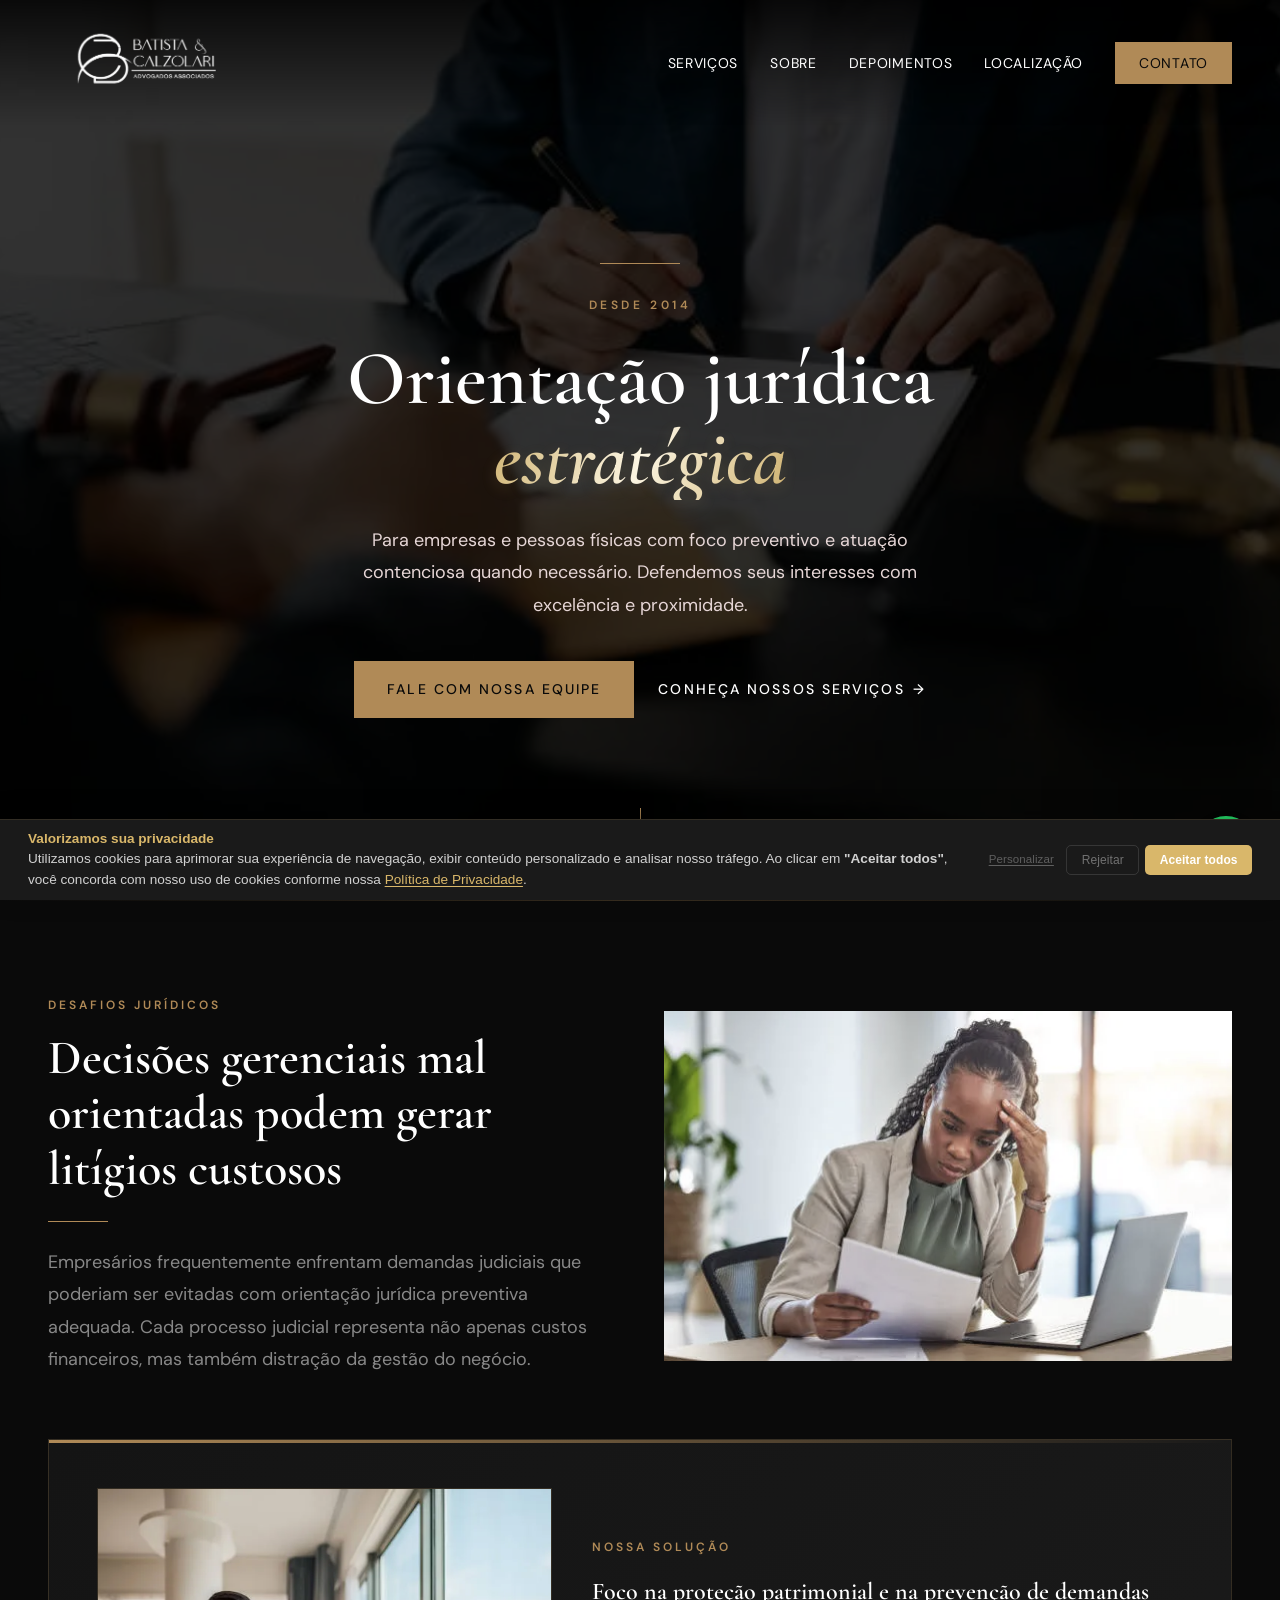
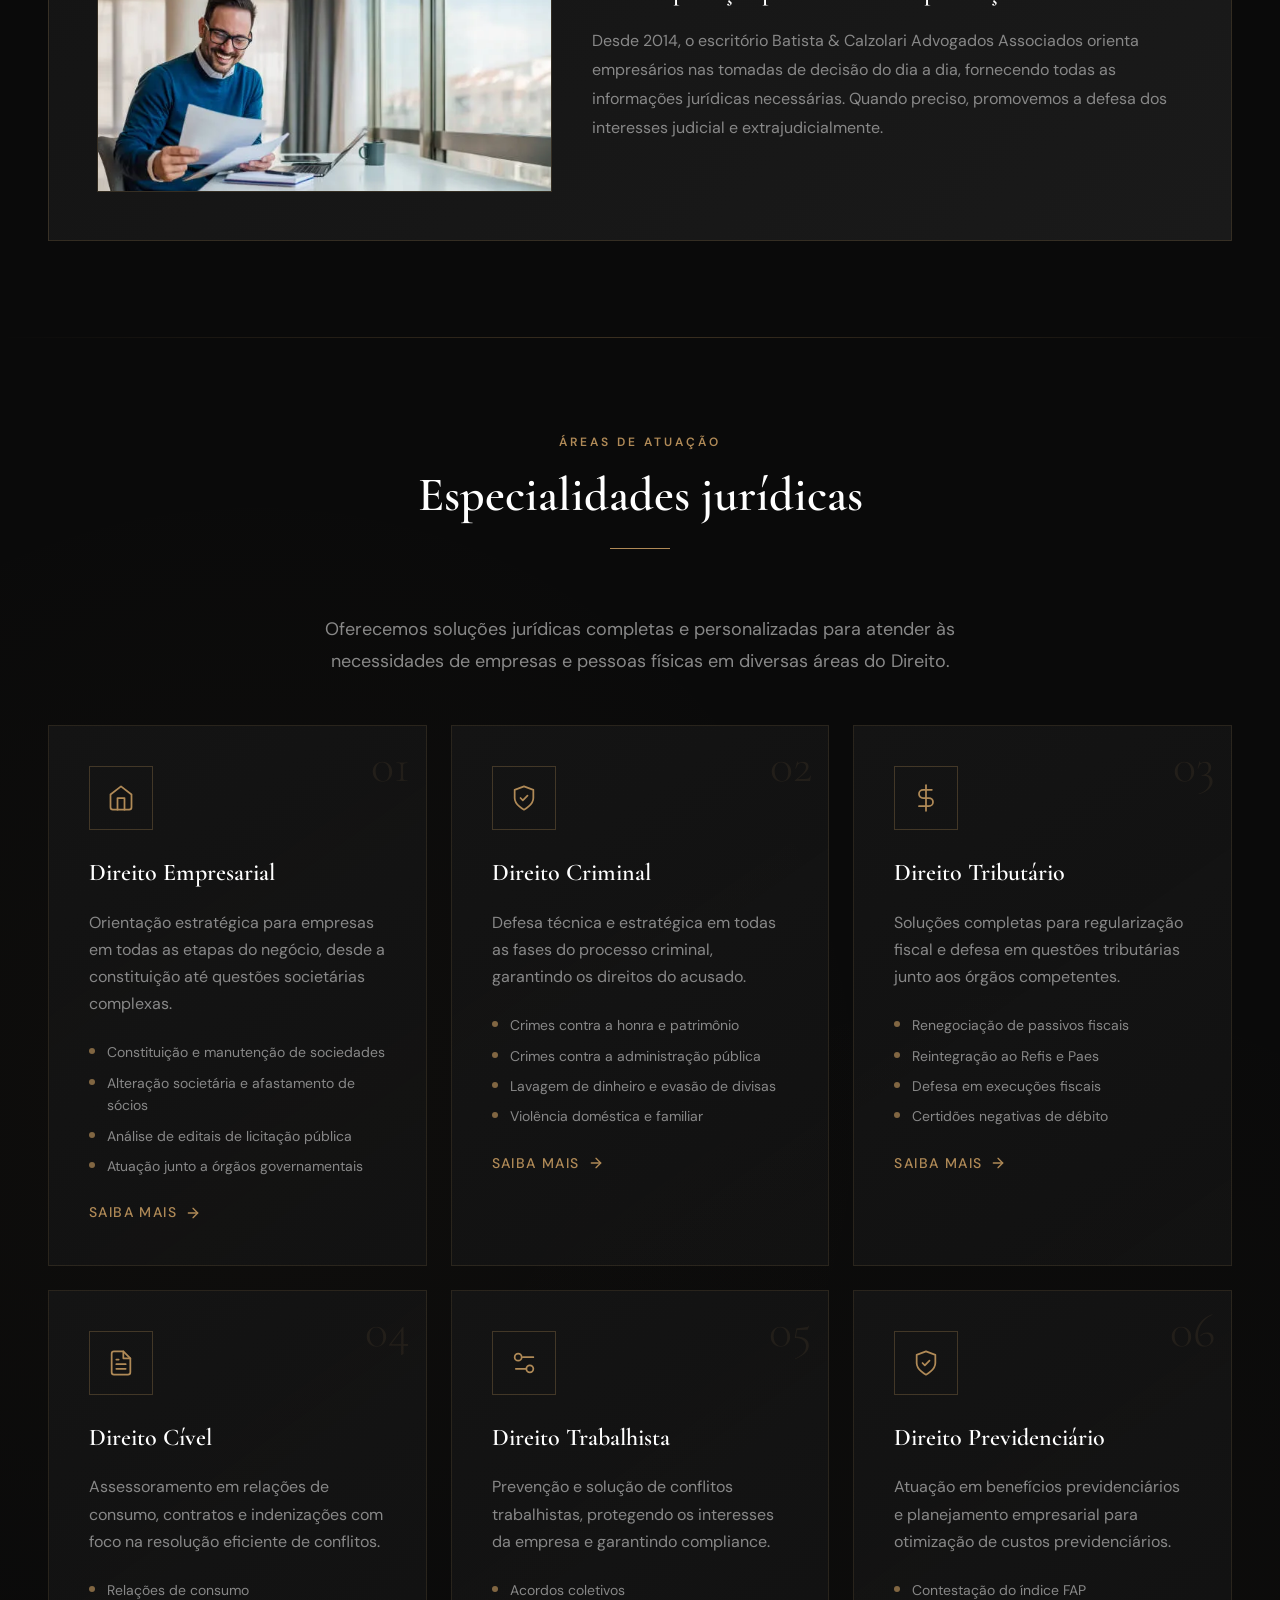
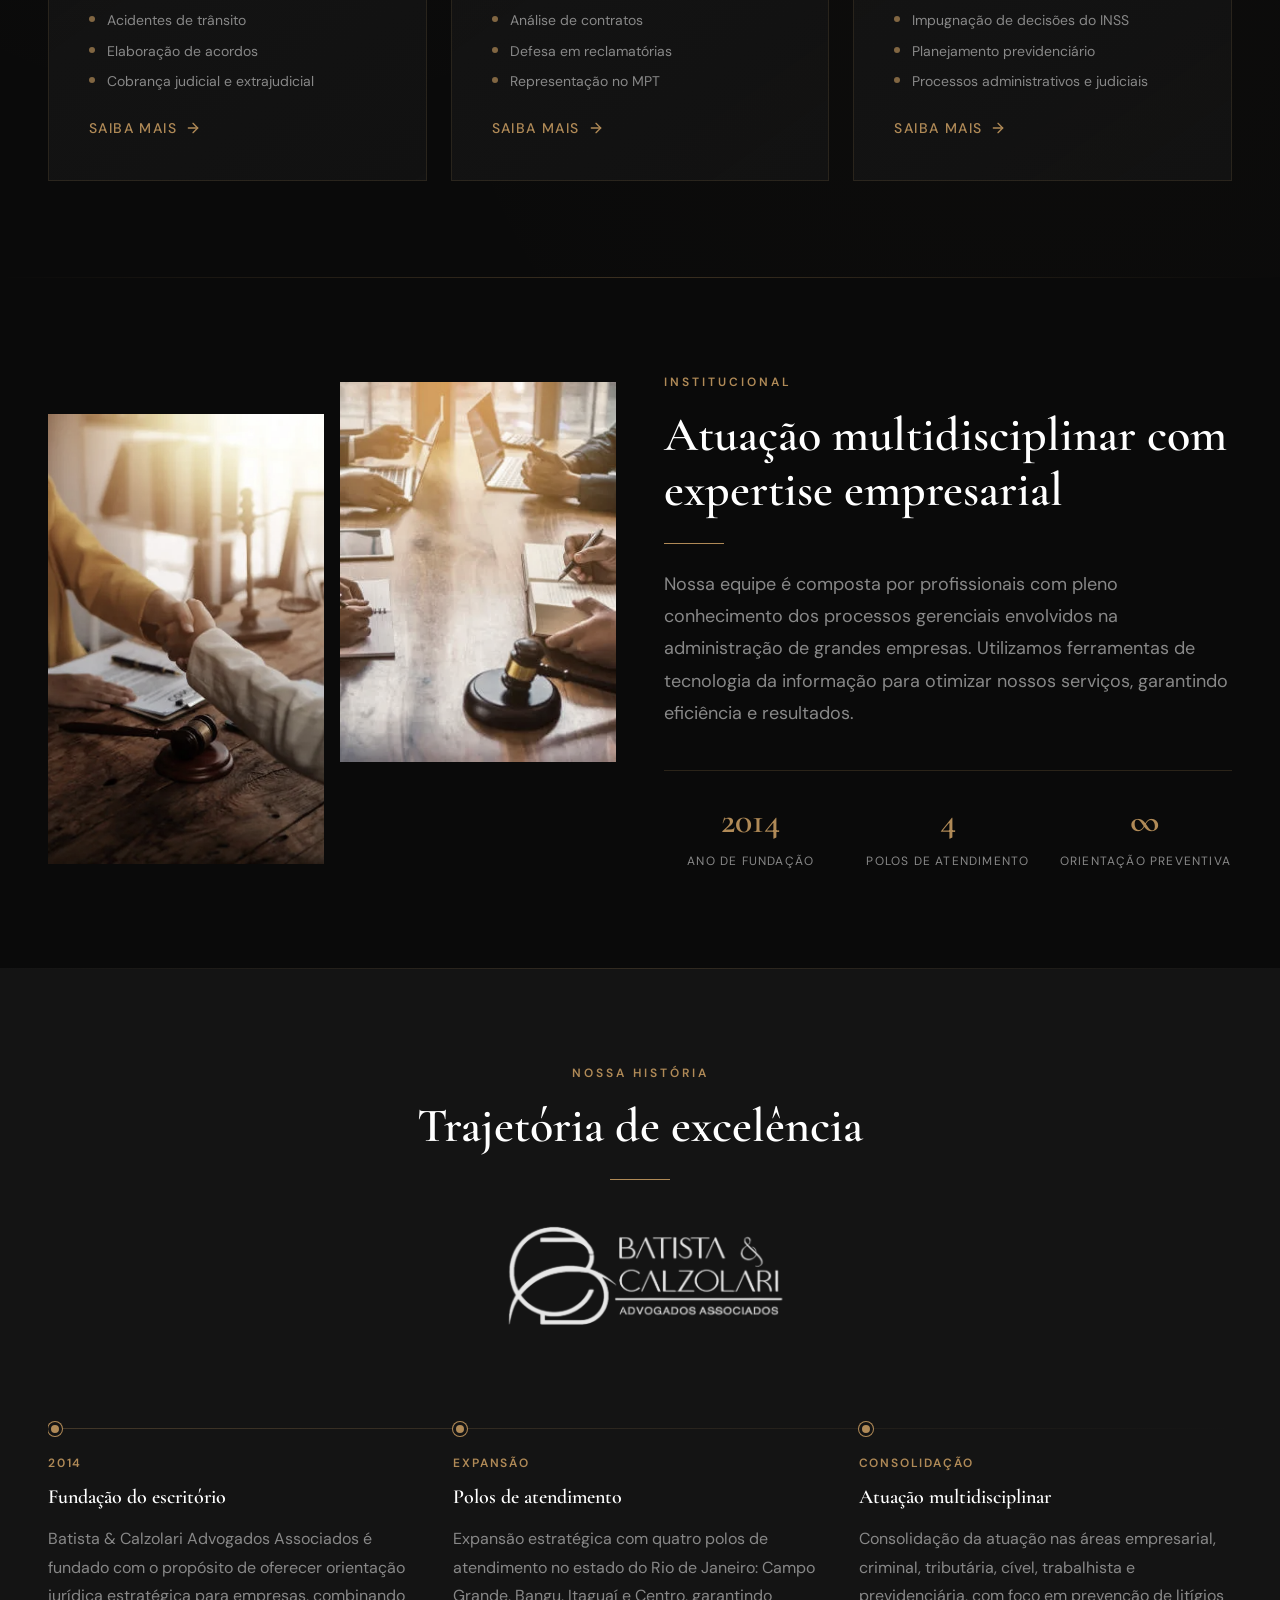
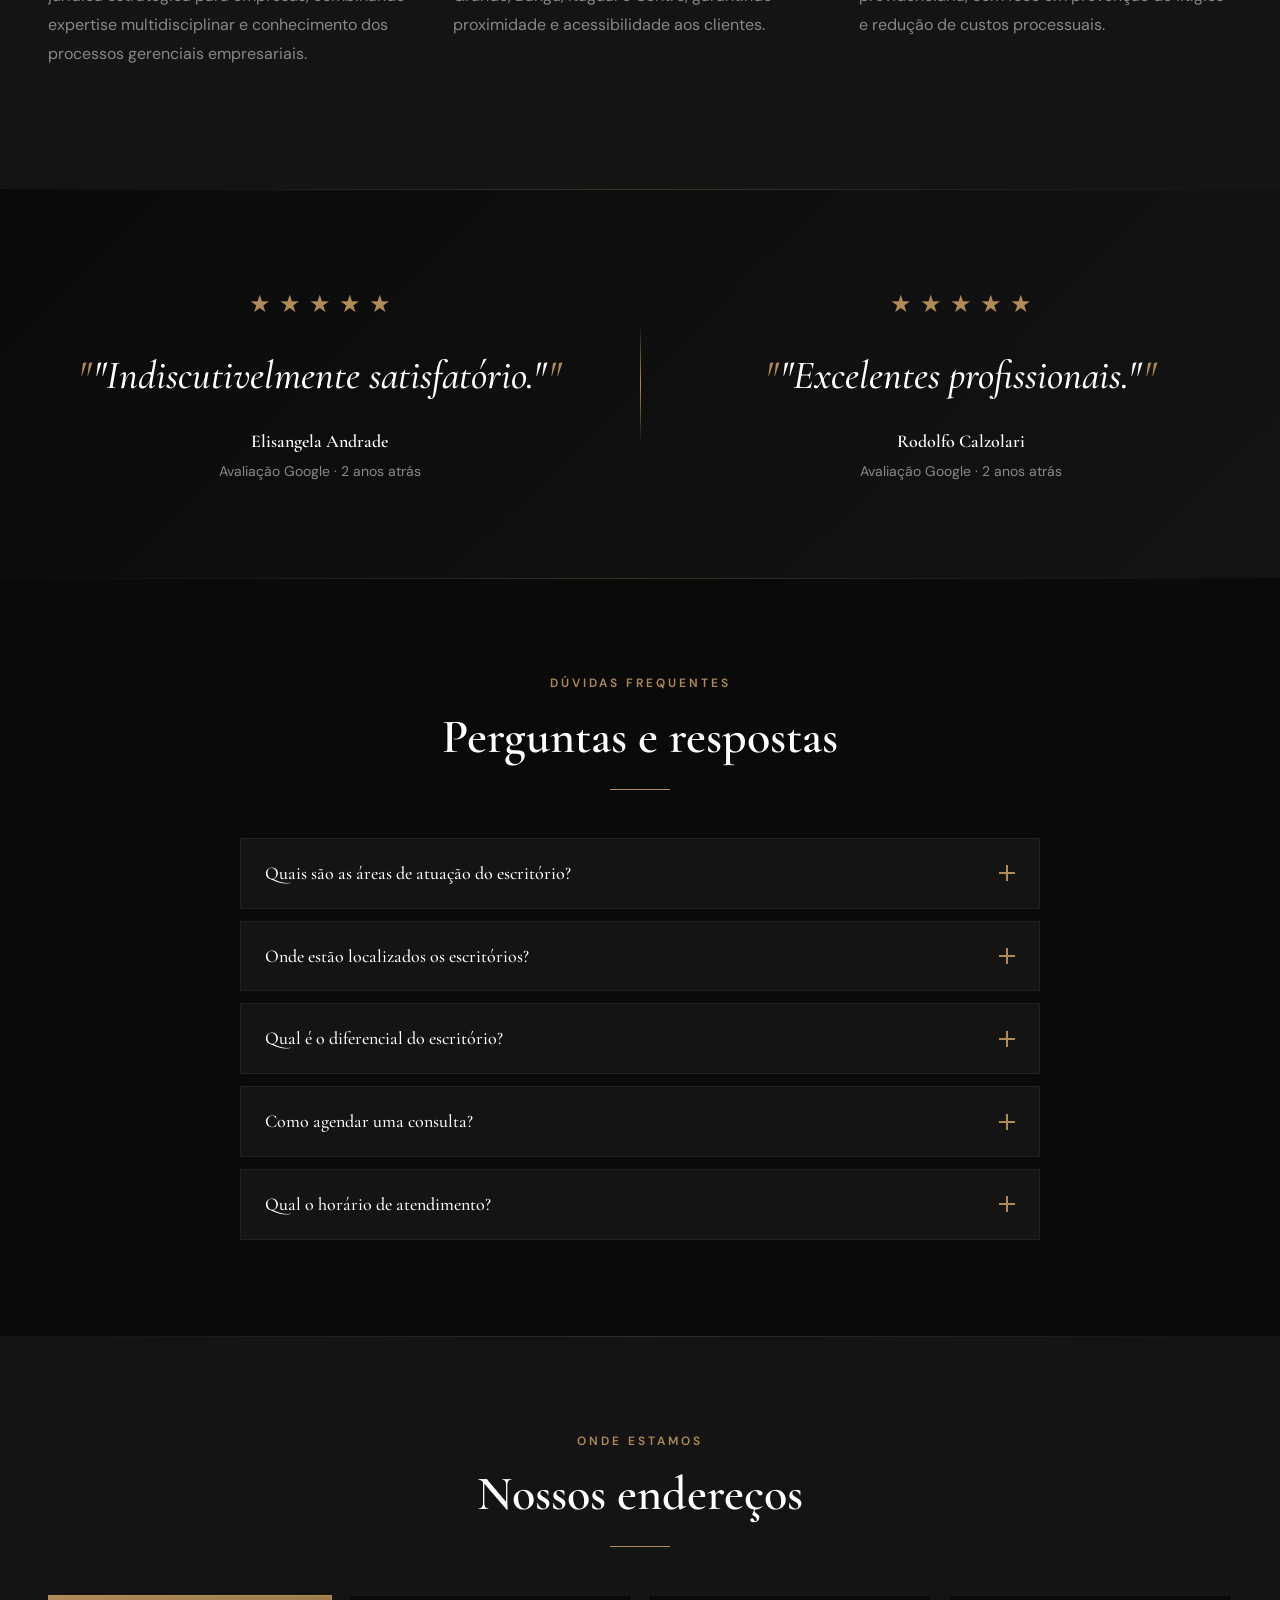
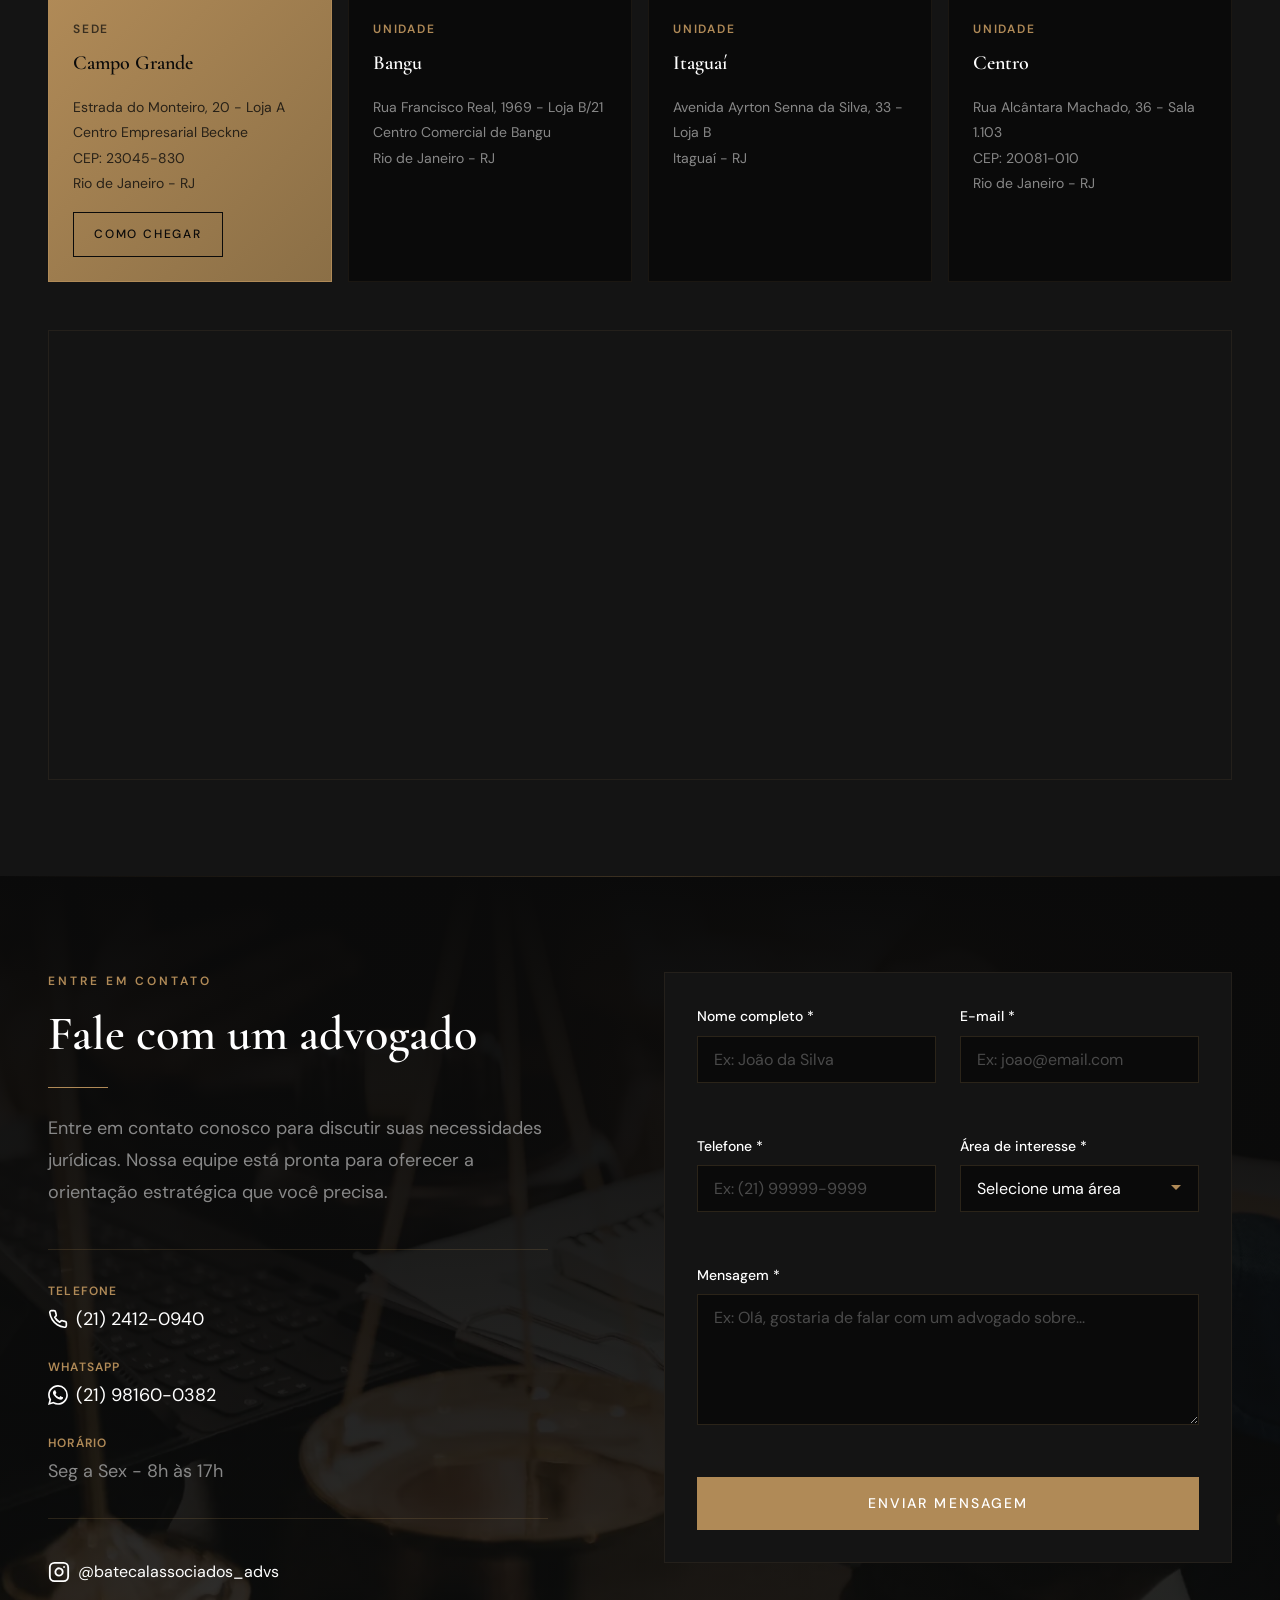
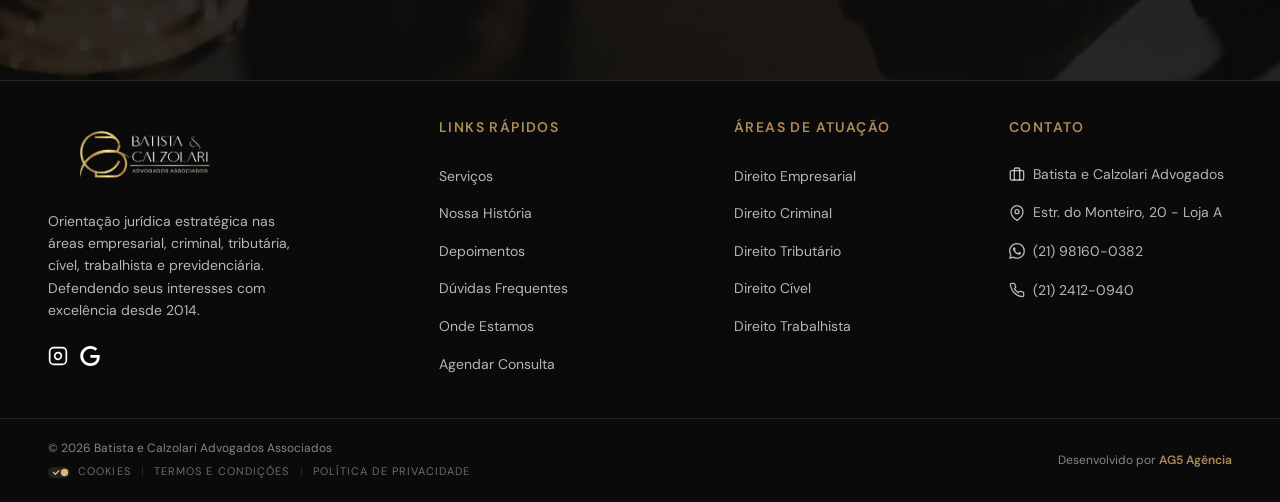
<file: index.html>
<!DOCTYPE html>
<html lang="pt-BR">
<head>
    <meta charset="UTF-8">
    <meta name="viewport" content="width=device-width, initial-scale=1.0">
    <title>Advocacia Empresarial em Campo Grande | Batista e Calzolari Advogados</title>
    <meta name="description" content="Escritório de advocacia em Campo Grande, RJ, desde 2014. Atuamos em Direito Empresarial, Criminal, Tributário, Cível, Trabalhista e Previdenciário. Atendimento em Campo Grande, Bangu, Itaguaí e Centro.">
    <meta name="keywords" content="advogado Campo Grande Rio de Janeiro, advocacia empresarial RJ, direito criminal Rio de Janeiro, direito trabalhista Campo Grande, advogado tributário RJ, Batista e Calzolari Advogados, escritório de advocacia Bangu, advogado Itaguaí, direito previdenciário Rio de Janeiro, advogado empresarial Campo Grande">
    <meta name="robots" content="index, follow">
    <meta name="author" content="Batista e Calzolari Advogados Associados">
    <link rel="canonical" href="https://www.batistaecalzolari.ag5agencia.site/">
    <meta name="geo.region" content="BR-RJ">
    <meta name="geo.placename" content="Campo Grande, Rio de Janeiro, RJ">
    <meta name="geo.position" content="-22.9081808;-43.5661817">
    <meta name="ICBM" content="-22.9081808, -43.5661817">

    <!-- Open Graph / Facebook -->
    <meta property="og:type" content="website">
    <meta property="og:url" content="https://www.batistaecalzolari.ag5agencia.site/">
    <meta property="og:title" content="Advocacia Empresarial em Campo Grande | Batista e Calzolari Advogados">
    <meta property="og:description" content="Orientação jurídica estratégica para empresas e pessoas físicas desde 2014. Especialistas em Direito Empresarial, Criminal, Tributário, Cível, Trabalhista e Previdenciário em Campo Grande, RJ.">
    <meta property="og:image" content="https://www.batistaecalzolari.ag5agencia.site/assets/images/hero-desktop-batistaecalzolari-advocacia-direito+empresarial-direito+trabalhista-em-campo+grande-rio+de+janeiro-rj.webp">
    <meta property="og:image:width" content="1920">
    <meta property="og:image:height" content="1080">
    <meta property="og:image:alt" content="Batista e Calzolari Advogados Associados — Campo Grande, Rio de Janeiro">
    <meta property="og:locale" content="pt_BR">
    <meta property="og:site_name" content="Batista e Calzolari Advogados Associados">

    <!-- Twitter Card -->
    <meta name="twitter:card" content="summary_large_image">
    <meta name="twitter:site" content="@batecalassociados_advs">
    <meta name="twitter:title" content="Advocacia Empresarial em Campo Grande | Batista e Calzolari Advogados">
    <meta name="twitter:description" content="Orientação jurídica estratégica para empresas e pessoas físicas desde 2014. Campo Grande, Bangu, Itaguaí e Centro — Rio de Janeiro.">
    <meta name="twitter:image" content="https://www.batistaecalzolari.ag5agencia.site/assets/images/hero-desktop-batistaecalzolari-advocacia-direito+empresarial-direito+trabalhista-em-campo+grande-rio+de+janeiro-rj.webp">

    <!-- Schema.org JSON-LD (AG5 @graph) -->
    <script type="application/ld+json">
    {
      "@context": "https://schema.org",
      "@graph": [
        {
          "@type": "LegalService",
          "@id": "https://www.batistaecalzolari.ag5agencia.site/#negocio",
          "name": "Batista e Calzolari Advogados Associados",
          "alternateName": "Batista e Calzolari Advogados | Direito Empresarial | Trabalhista | Criminal | Tributário | Cível | Previdenciário",
          "legalName": "Batista e Calzolari Advogados Associados",
          "url": "https://www.batistaecalzolari.ag5agencia.site/",
          "logo": "https://www.batistaecalzolari.ag5agencia.site/assets/images/logo-sem-fundo-batistaecalzolari-advocacia-direito+empresarial-direito+trabalhista-em-campo+grande-rio+de+janeiro-rj.webp",
          "image": [
            "https://www.batistaecalzolari.ag5agencia.site/assets/images/hero-desktop-batistaecalzolari-advocacia-direito+empresarial-direito+trabalhista-em-campo+grande-rio+de+janeiro-rj.webp"
          ],
          "description": "Escritório de advocacia em Campo Grande, RJ, desde 2014. Atuamos em Direito Empresarial, Criminal, Tributário, Cível, Trabalhista e Previdenciário.",
          "telephone": "+55-21-2412-0940",
          "email": "contato@batistaecalzolari.com.br",
          "priceRange": "$$",
          "currenciesAccepted": "BRL",
          "paymentAccepted": "Dinheiro, Cartão de Crédito, Débito, PIX, Boleto e Transferência Bancária",
          "foundingDate": "2014-06-22",
          "address": {
            "@type": "PostalAddress",
            "streetAddress": "Estrada do Monteiro, 20 - Loja A, Centro Empresarial Beckne",
            "addressLocality": "Campo Grande",
            "addressRegion": "RJ",
            "postalCode": "23045-830",
            "addressCountry": "BR"
          },
          "geo": {
            "@type": "GeoCoordinates",
            "latitude": "-22.9081808",
            "longitude": "-43.5661817"
          },
          "openingHoursSpecification": [
            {
              "@type": "OpeningHoursSpecification",
              "dayOfWeek": ["Monday", "Tuesday", "Wednesday", "Thursday", "Friday"],
              "opens": "08:00",
              "closes": "17:00"
            }
          ],
          "areaServed": [
            {
              "@type": "City",
              "name": "Campo Grande",
              "containedInPlace": {
                "@type": "State",
                "name": "Rio de Janeiro"
              }
            },
            { "@type": "Place", "name": "Senador Vasconcelos" },
            { "@type": "Place", "name": "Santíssimo" },
            { "@type": "Place", "name": "Cosmos" },
            { "@type": "Place", "name": "Inhoaíba" },
            { "@type": "Place", "name": "Paciência" },
            { "@type": "Place", "name": "Bangu" },
            { "@type": "Place", "name": "Itaguaí" },
            { "@type": "Place", "name": "Centro" }
          ],
          "hasOfferCatalog": {
            "@type": "OfferCatalog",
            "name": "Serviços de Batista e Calzolari Advogados",
            "itemListElement": [
              {
                "@type": "Offer",
                "itemOffered": {
                  "@type": "Service",
                  "name": "Direito Empresarial",
                  "description": "Orientação nas decisões gerenciais, constituição e manutenção de sociedades (LTDA, ME, EPP, S.A.), alteração societária, exclusão de sócio, consórcio empresarial, análise de editais de licitação e atuação junto a órgãos governamentais federais, estaduais e municipais.",
                  "areaServed": "Campo Grande – RJ",
                  "provider": { "@id": "https://www.batistaecalzolari.ag5agencia.site/#negocio" }
                }
              },
              {
                "@type": "Offer",
                "itemOffered": {
                  "@type": "Service",
                  "name": "Direito Criminal",
                  "description": "Defesa técnica em crimes contra a honra, vida, patrimônio, fé pública, crimes praticados por funcionários públicos, lavagem de dinheiro, evasão de divisas, violência doméstica e familiar, crimes contra licitações públicas e crimes contra o sistema financeiro.",
                  "areaServed": "Campo Grande – RJ",
                  "provider": { "@id": "https://www.batistaecalzolari.ag5agencia.site/#negocio" }
                }
              },
              {
                "@type": "Offer",
                "itemOffered": {
                  "@type": "Service",
                  "name": "Direito Tributário",
                  "description": "Renegociação de passivos junto ao fisco, reintegração ao Refis e Paes, atuação junto à Receita Federal, secretarias de fazenda municipais e estaduais, emissão de certidões negativas de débito, contencioso fiscal e defesa em execuções fiscais.",
                  "areaServed": "Campo Grande – RJ",
                  "provider": { "@id": "https://www.batistaecalzolari.ag5agencia.site/#negocio" }
                }
              },
              {
                "@type": "Offer",
                "itemOffered": {
                  "@type": "Service",
                  "name": "Direito Cível",
                  "description": "Assessoramento preventivo e contencioso em Juizados Especiais Cíveis e Varas Cíveis, relações de consumo (CDC), acidentes de trânsito, elaboração de acordos extrajudiciais e cobrança judicial.",
                  "areaServed": "Campo Grande – RJ",
                  "provider": { "@id": "https://www.batistaecalzolari.ag5agencia.site/#negocio" }
                }
              },
              {
                "@type": "Offer",
                "itemOffered": {
                  "@type": "Service",
                  "name": "Direito Trabalhista",
                  "description": "Intermediação de acordos coletivos, análise de contratos de trabalho, ações de consignação em pagamento, apuração de falta grave, defesa em reclamatórias trabalhistas e representação perante DRT e Ministério Público do Trabalho.",
                  "areaServed": "Campo Grande – RJ",
                  "provider": { "@id": "https://www.batistaecalzolari.ag5agencia.site/#negocio" }
                }
              },
              {
                "@type": "Offer",
                "itemOffered": {
                  "@type": "Service",
                  "name": "Direito Previdenciário",
                  "description": "Contestação do índice FAP, impugnação de decisões do INSS sobre nexo epidemiológico (B31→B91), planejamento previdenciário empresarial e defesa em processos administrativos e judiciais.",
                  "areaServed": "Campo Grande – RJ",
                  "provider": { "@id": "https://www.batistaecalzolari.ag5agencia.site/#negocio" }
                }
              }
            ]
          },
          "aggregateRating": {
            "@type": "AggregateRating",
            "ratingValue": "5",
            "reviewCount": "2",
            "bestRating": "5",
            "worstRating": "1"
          },
          "sameAs": [
            "https://www.instagram.com/batecalassociados_advs/",
            "https://maps.google.com/?cid=15883837929809909298",
            "https://local.google.com/place?id=15883837929809909298&use=srp"
          ]
        },
        {
          "@type": "WebSite",
          "@id": "https://www.batistaecalzolari.ag5agencia.site/#website",
          "url": "https://www.batistaecalzolari.ag5agencia.site/",
          "name": "Batista e Calzolari Advogados",
          "publisher": { "@id": "https://www.batistaecalzolari.ag5agencia.site/#negocio" },
          "inLanguage": "pt-BR"
        },
        {
          "@type": "WebPage",
          "@id": "https://www.batistaecalzolari.ag5agencia.site/#webpage",
          "url": "https://www.batistaecalzolari.ag5agencia.site/",
          "name": "Advocacia Empresarial em Campo Grande | Batista e Calzolari Advogados",
          "description": "Escritório de advocacia em Campo Grande, RJ, desde 2014. Atuamos em Direito Empresarial, Criminal, Tributário, Cível, Trabalhista e Previdenciário. Atendimento em Campo Grande, Bangu, Itaguaí e Centro.",
          "isPartOf": { "@id": "https://www.batistaecalzolari.ag5agencia.site/#website" },
          "about": { "@id": "https://www.batistaecalzolari.ag5agencia.site/#negocio" },
          "inLanguage": "pt-BR",
          "datePublished": "2024-03-20",
          "dateModified": "2026-03-23"
        },
        {
          "@type": "FAQPage",
          "@id": "https://www.batistaecalzolari.ag5agencia.site/#faq",
          "mainEntity": [
            {
              "@type": "Question",
              "name": "Quais são as áreas de atuação do escritório?",
              "acceptedAnswer": { "@type": "Answer", "text": "Atuamos nas áreas de Direito Empresarial, Criminal, Tributário, Cível, Trabalhista e Previdenciário, oferecendo orientação preventiva e contenciosa para empresas e pessoas físicas." }
            },
            {
              "@type": "Question",
              "name": "Onde estão localizados os escritórios?",
              "acceptedAnswer": { "@type": "Answer", "text": "Possuímos quatro polos de atendimento no Rio de Janeiro: Campo Grande (Estrada do Monteiro, 20), Bangu (Rua Francisco Real, 1969), Itaguaí (Avenida Ayrton Senna da Silva, 33) e Centro (Rua Alcântara Machado, 36)." }
            },
            {
              "@type": "Question",
              "name": "Qual é o diferencial do escritório?",
              "acceptedAnswer": { "@type": "Answer", "text": "Nosso diferencial está na atuação multidisciplinar com foco preventivo, visando reduzir custos decorrentes de demandas judiciais e evitar o surgimento de novos litígios através de orientações estratégicas." }
            },
            {
              "@type": "Question",
              "name": "Como agendar uma consulta?",
              "acceptedAnswer": { "@type": "Answer", "text": "Você pode agendar uma consulta através do formulário de contato nesta página, ligando para (21) 2412-0940 ou enviando mensagem pelo WhatsApp +55 21 98160-0382." }
            },
            {
              "@type": "Question",
              "name": "Qual o horário de atendimento?",
              "acceptedAnswer": { "@type": "Answer", "text": "Atendemos de segunda a sexta-feira, das 8h às 17h. Aos sábados, domingos e feriados o escritório permanece fechado." }
            }
          ]
        }
      ]
    }
    </script>

    <link rel="icon" type="image/x-icon" href="assets/images/favicon-batistaecalzolari-advocacia-direito+empresarial-direito+trabalhista-em-campo+grande-rio+de+janeiro-rj.ico">
    <meta name="theme-color" content="#0A0A0A">
    <meta name="msapplication-TileColor" content="#0A0A0A">
    <link rel="preconnect" href="https://fonts.googleapis.com">
    <link rel="preconnect" href="https://fonts.gstatic.com" crossorigin>
    <link href="https://fonts.googleapis.com/css2?family=Cormorant+Garamond:ital,wght@0,400;0,500;0,600;0,700;1,400;1,500&family=DM+Sans:ital,wght@0,400;0,500;0,600;0,700;1,400&display=swap" rel="stylesheet">
    <link rel="stylesheet" href="style.css">
    <link rel="stylesheet" href="cookie-banner.css">
</head>
<body>
    <!-- Navbar -->
    <nav id="navbar" class="navbar" role="navigation" aria-label="Navegação principal">
        <div class="container navbar-container">
            <a href="index.html" class="navbar-logo" aria-label="Batista e Calzolari Advogados Associados - Página inicial">
                <img src="assets/images/logo-sem-fundo-batistaecalzolari-advocacia-direito+empresarial-direito+trabalhista-em-campo+grande-rio+de+janeiro-rj.webp" alt="Batista e Calzolari Advogados Associados" width="300" height="75" loading="eager">
            </a>
            <button class="navbar-toggle" aria-label="Abrir menu" aria-expanded="false" aria-controls="navbar-menu">
                <span class="navbar-toggle-line"></span>
                <span class="navbar-toggle-line"></span>
                <span class="navbar-toggle-line"></span>
            </button>
            <div id="navbar-menu" class="navbar-menu" role="dialog" aria-modal="true" aria-label="Menu de navegação">
                <div class="drawer-header">
                    <a href="#" class="drawer-logo" aria-label="Batista e Calzolari Advogados - Página inicial">
                        <img src="assets/images/logo-sem-fundo-batistaecalzolari-advocacia-direito+empresarial-direito+trabalhista-em-campo+grande-rio+de+janeiro-rj.webp" alt="Batista e Calzolari Advogados Associados" width="160" height="40">
                    </a>
                    <button class="drawer-close" aria-label="Fechar menu">
                        <svg width="20" height="20" viewBox="0 0 20 20" fill="none" stroke="currentColor" stroke-width="1.5" stroke-linecap="round">
                            <line x1="2" y1="2" x2="18" y2="18"/>
                            <line x1="18" y1="2" x2="2" y2="18"/>
                        </svg>
                    </button>
                </div>
                <ul class="drawer-nav" role="menubar">
                    <li role="none"><a href="#servicos" class="navbar-link" role="menuitem">Serviços</a></li>
                    <li role="none"><a href="#sobre" class="navbar-link" role="menuitem">Sobre</a></li>
                    <li role="none"><a href="#depoimentos" class="navbar-link" role="menuitem">Depoimentos</a></li>
                    <li role="none"><a href="#localizacao" class="navbar-link" role="menuitem">Localização</a></li>
                    <li role="none"><a href="#contato" class="navbar-link navbar-link-cta" role="menuitem">Contato</a></li>
                </ul>
            </div>
            <div class="drawer-overlay" id="drawer-overlay" aria-hidden="true"></div>
        </div>
    </nav>

    <main>
    <!-- Hero Section - Fullscreen com imagem de fundo -->
    <header id="hero" class="hero">
        <div class="hero-bg">
            <img src="assets/images/hero-desktop-batistaecalzolari-advocacia-direito+empresarial-direito+trabalhista-em-campo+grande-rio+de+janeiro-rj.webp" 
                 alt="Ambiente corporativo de escritório de advocacia" 
                 fetchpriority="high"
                 loading="eager"
                 decoding="async"
                 width="1920"
                 height="1080">
        </div>
        <div class="hero-overlay" aria-hidden="true"></div>
        <div class="container hero-container">
            <div class="hero-content">
                <div class="hero-line" aria-hidden="true"></div>
                <span class="hero-label">Desde 2014</span>
                <h1 class="hero-title">
                    <span class="hero-title-line">Orientação jurídica</span>
                    <span class="hero-title-line hero-title-line-accent">estratégica</span>
                </h1>
                <p class="hero-subtitle">Para empresas e pessoas físicas com foco preventivo e atuação contenciosa quando necessário. Defendemos seus interesses com excelência e proximidade.</p>
                <div class="hero-cta">
                    <a href="https://wa.me/5521981600382?text=Ol%C3%A1%2C%20vim%20atrav%C3%A9s%20do%20site%20e%20gostaria%20de%20falar%20com%20a%20equipe." class="btn btn-primary" target="_blank" rel="noopener noreferrer">Fale com nossa equipe</a>
                    <a href="#servicos" class="btn btn-text">Conheça nossos serviços <span aria-hidden="true">→</span></a>
                </div>
            </div>
        </div>
        <div class="hero-scroll" aria-hidden="true">
            <div class="hero-scroll-line"></div>
        </div>
    </header>

    <!-- Seção de Dor e Solução -->
    <section id="dor-solucao" class="dor-solucao">
        <div class="container">
            <div class="dor-solucao-grid">
                <div class="dor-solucao-content">
                    <span class="section-label">Desafios Jurídicos</span>
                    <h2 class="section-title">Decisões gerenciais mal orientadas podem gerar litígios custosos</h2>
                    <div class="divisor-line" aria-hidden="true"></div>
                    <p class="section-text">Empresários frequentemente enfrentam demandas judiciais que poderiam ser evitadas com orientação jurídica preventiva adequada. Cada processo judicial representa não apenas custos financeiros, mas também distração da gestão do negócio.</p>
                </div>
                <div class="dor-solucao-image">
                    <img src="assets/images/problema-batistaecalzolari-advocacia-direito+empresarial-direito+trabalhista-em-campo+grande-rio+de+janeiro-rj.webp" 
                         alt="Decisões gerenciais mal orientadas" 
                         loading="lazy"
                         width="600"
                         height="400">
                </div>
            </div>
            <div class="solucao-box">
                <div class="solucao-grid">
                    <div class="solucao-image">
                        <img src="assets/images/solucao-batistaecalzolari-advocacia-direito+empresarial-direito+trabalhista-em-campo+grande-rio+de+janeiro-rj.webp" 
                             alt="Advogados apresentando soluções empresariais" 
                             loading="lazy"
                             width="600"
                             height="400">
                    </div>
                    <div class="solucao-content">
                        <span class="solucao-label">Nossa Solução</span>
                        <h3 class="solucao-title">Foco na proteção patrimonial e na prevenção de demandas</h3>
                        <p class="solucao-text">Desde 2014, o escritório Batista & Calzolari Advogados Associados orienta empresários nas tomadas de decisão do dia a dia, fornecendo todas as informações jurídicas necessárias. Quando preciso, promovemos a defesa dos interesses judicial e extrajudicialmente.</p>
                    </div>
                </div>
            </div>
        </div>
    </section>

    <!-- Serviços - Novo Design Premium -->
    <section id="servicos" class="servicos">
        <div class="container">
            <div class="servicos-header">
                <span class="section-label">Áreas de Atuação</span>
                <h2 class="section-title">Especialidades jurídicas</h2>
                <div class="divisor-line" aria-hidden="true"></div>
            </div>
            
            <p class="servicos-intro">
                Oferecemos soluções jurídicas completas e personalizadas para atender às necessidades de empresas e pessoas físicas em diversas áreas do Direito.
            </p>
            
            <div class="servicos-grid">
                <!-- Direito Empresarial -->
                <article class="servico-card" data-servico="empresarial">
                    <span class="servico-card-numero">01</span>
                    <div class="servico-card-icon">
                        <svg xmlns="http://www.w3.org/2000/svg" viewBox="0 0 24 24" fill="none" stroke="currentColor" stroke-width="1.5" stroke-linecap="round" stroke-linejoin="round" aria-hidden="true">
                            <path d="M3 9l9-7 9 7v11a2 2 0 0 1-2 2H5a2 2 0 0 1-2-2z"></path>
                            <polyline points="9 22 9 12 15 12 15 22"></polyline>
                        </svg>
                    </div>
                    <h3 class="servico-card-title">Direito Empresarial</h3>
                    <p class="servico-card-desc">Orientação estratégica para empresas em todas as etapas do negócio, desde a constituição até questões societárias complexas.</p>
                    <ul class="servico-card-list">
                        <li>Constituição e manutenção de sociedades</li>
                        <li>Alteração societária e afastamento de sócios</li>
                        <li>Análise de editais de licitação pública</li>
                        <li>Atuação junto a órgãos governamentais</li>
                    </ul>
                    <a href="https://wa.me/5521981600382?text=Ol%C3%A1%2C%20vim%20atrav%C3%A9s%20do%20site%20e%20gostaria%20de%20saber%20sobre%20Direito%20Empresarial." class="servico-card-link" target="_blank" rel="noopener noreferrer">
                        Saiba mais
                        <svg xmlns="http://www.w3.org/2000/svg" viewBox="0 0 24 24" fill="none" stroke="currentColor" stroke-width="2" stroke-linecap="round" stroke-linejoin="round">
                            <line x1="5" y1="12" x2="19" y2="12"></line>
                            <polyline points="12 5 19 12 12 19"></polyline>
                        </svg>
                    </a>
                </article>

                <!-- Direito Criminal -->
                <article class="servico-card" data-servico="criminal">
                    <span class="servico-card-numero">02</span>
                    <div class="servico-card-icon">
                        <svg xmlns="http://www.w3.org/2000/svg" viewBox="0 0 24 24" fill="none" stroke="currentColor" stroke-width="1.5" stroke-linecap="round" stroke-linejoin="round" aria-hidden="true">
                            <path d="M12 22s8-4 8-10V5l-8-3-8 3v7c0 6 8 10 8 10z"></path>
                            <path d="m9 12 2 2 4-4"></path>
                        </svg>
                    </div>
                    <h3 class="servico-card-title">Direito Criminal</h3>
                    <p class="servico-card-desc">Defesa técnica e estratégica em todas as fases do processo criminal, garantindo os direitos do acusado.</p>
                    <ul class="servico-card-list">
                        <li>Crimes contra a honra e patrimônio</li>
                        <li>Crimes contra a administração pública</li>
                        <li>Lavagem de dinheiro e evasão de divisas</li>
                        <li>Violência doméstica e familiar</li>
                    </ul>
                    <a href="https://wa.me/5521981600382?text=Ol%C3%A1%2C%20vim%20atrav%C3%A9s%20do%20site%20e%20gostaria%20de%20saber%20sobre%20Direito%20Criminal." class="servico-card-link" target="_blank" rel="noopener noreferrer">
                        Saiba mais
                        <svg xmlns="http://www.w3.org/2000/svg" viewBox="0 0 24 24" fill="none" stroke="currentColor" stroke-width="2" stroke-linecap="round" stroke-linejoin="round">
                            <line x1="5" y1="12" x2="19" y2="12"></line>
                            <polyline points="12 5 19 12 12 19"></polyline>
                        </svg>
                    </a>
                </article>

                <!-- Direito Tributário -->
                <article class="servico-card" data-servico="tributario">
                    <span class="servico-card-numero">03</span>
                    <div class="servico-card-icon">
                        <svg xmlns="http://www.w3.org/2000/svg" viewBox="0 0 24 24" fill="none" stroke="currentColor" stroke-width="1.5" stroke-linecap="round" stroke-linejoin="round" aria-hidden="true">
                            <line x1="12" y1="1" x2="12" y2="23"></line>
                            <path d="M17 5H9.5a3.5 3.5 0 0 0 0 7h5a3.5 3.5 0 0 1 0 7H6"></path>
                        </svg>
                    </div>
                    <h3 class="servico-card-title">Direito Tributário</h3>
                    <p class="servico-card-desc">Soluções completas para regularização fiscal e defesa em questões tributárias junto aos órgãos competentes.</p>
                    <ul class="servico-card-list">
                        <li>Renegociação de passivos fiscais</li>
                        <li>Reintegração ao Refis e Paes</li>
                        <li>Defesa em execuções fiscais</li>
                        <li>Certidões negativas de débito</li>
                    </ul>
                    <a href="https://wa.me/5521981600382?text=Ol%C3%A1%2C%20vim%20atrav%C3%A9s%20do%20site%20e%20gostaria%20de%20saber%20sobre%20Direito%20Tribut%C3%A1rio." class="servico-card-link" target="_blank" rel="noopener noreferrer">
                        Saiba mais
                        <svg xmlns="http://www.w3.org/2000/svg" viewBox="0 0 24 24" fill="none" stroke="currentColor" stroke-width="2" stroke-linecap="round" stroke-linejoin="round">
                            <line x1="5" y1="12" x2="19" y2="12"></line>
                            <polyline points="12 5 19 12 12 19"></polyline>
                        </svg>
                    </a>
                </article>

                <!-- Direito Cível -->
                <article class="servico-card" data-servico="civel">
                    <span class="servico-card-numero">04</span>
                    <div class="servico-card-icon">
                        <svg xmlns="http://www.w3.org/2000/svg" viewBox="0 0 24 24" fill="none" stroke="currentColor" stroke-width="1.5" stroke-linecap="round" stroke-linejoin="round" aria-hidden="true">
                            <path d="M14 2H6a2 2 0 0 0-2 2v16a2 2 0 0 0 2 2h12a2 2 0 0 0 2-2V8z"></path>
                            <polyline points="14 2 14 8 20 8"></polyline>
                            <line x1="16" y1="13" x2="8" y2="13"></line>
                            <line x1="16" y1="17" x2="8" y2="17"></line>
                            <polyline points="10 9 9 9 8 9"></polyline>
                        </svg>
                    </div>
                    <h3 class="servico-card-title">Direito Cível</h3>
                    <p class="servico-card-desc">Assessoramento em relações de consumo, contratos e indenizações com foco na resolução eficiente de conflitos.</p>
                    <ul class="servico-card-list">
                        <li>Relações de consumo</li>
                        <li>Acidentes de trânsito</li>
                        <li>Elaboração de acordos</li>
                        <li>Cobrança judicial e extrajudicial</li>
                    </ul>
                    <a href="https://wa.me/5521981600382?text=Ol%C3%A1%2C%20vim%20atrav%C3%A9s%20do%20site%20e%20gostaria%20de%20saber%20sobre%20Direito%20C%C3%ADvel." class="servico-card-link" target="_blank" rel="noopener noreferrer">
                        Saiba mais
                        <svg xmlns="http://www.w3.org/2000/svg" viewBox="0 0 24 24" fill="none" stroke="currentColor" stroke-width="2" stroke-linecap="round" stroke-linejoin="round">
                            <line x1="5" y1="12" x2="19" y2="12"></line>
                            <polyline points="12 5 19 12 12 19"></polyline>
                        </svg>
                    </a>
                </article>

                <!-- Direito Trabalhista -->
                <article class="servico-card" data-servico="trabalhista">
                    <span class="servico-card-numero">05</span>
                    <div class="servico-card-icon">
                        <svg xmlns="http://www.w3.org/2000/svg" viewBox="0 0 24 24" fill="none" stroke="currentColor" stroke-width="1.5" stroke-linecap="round" stroke-linejoin="round" aria-hidden="true">
                            <path d="M20 7h-9"></path>
                            <path d="M14 17H5"></path>
                            <circle cx="17" cy="17" r="3"></circle>
                            <circle cx="7" cy="7" r="3"></circle>
                        </svg>
                    </div>
                    <h3 class="servico-card-title">Direito Trabalhista</h3>
                    <p class="servico-card-desc">Prevenção e solução de conflitos trabalhistas, protegendo os interesses da empresa e garantindo compliance.</p>
                    <ul class="servico-card-list">
                        <li>Acordos coletivos</li>
                        <li>Análise de contratos</li>
                        <li>Defesa em reclamatórias</li>
                        <li>Representação no MPT</li>
                    </ul>
                    <a href="https://wa.me/5521981600382?text=Ol%C3%A1%2C%20vim%20atrav%C3%A9s%20do%20site%20e%20gostaria%20de%20saber%20sobre%20Direito%20Trabalhista." class="servico-card-link" target="_blank" rel="noopener noreferrer">
                        Saiba mais
                        <svg xmlns="http://www.w3.org/2000/svg" viewBox="0 0 24 24" fill="none" stroke="currentColor" stroke-width="2" stroke-linecap="round" stroke-linejoin="round">
                            <line x1="5" y1="12" x2="19" y2="12"></line>
                            <polyline points="12 5 19 12 12 19"></polyline>
                        </svg>
                    </a>
                </article>

                <!-- Direito Previdenciário -->
                <article class="servico-card" data-servico="previdenciario">
                    <span class="servico-card-numero">06</span>
                    <div class="servico-card-icon">
                        <svg xmlns="http://www.w3.org/2000/svg" viewBox="0 0 24 24" fill="none" stroke="currentColor" stroke-width="1.5" stroke-linecap="round" stroke-linejoin="round" aria-hidden="true">
                            <path d="M12 22s8-4 8-10V5l-8-3-8 3v7c0 6 8 10 8 10z"></path>
                            <path d="M9 12l2 2 4-4"></path>
                        </svg>
                    </div>
                    <h3 class="servico-card-title">Direito Previdenciário</h3>
                    <p class="servico-card-desc">Atuação em benefícios previdenciários e planejamento empresarial para otimização de custos previdenciários.</p>
                    <ul class="servico-card-list">
                        <li>Contestação do índice FAP</li>
                        <li>Impugnação de decisões do INSS</li>
                        <li>Planejamento previdenciário</li>
                        <li>Processos administrativos e judiciais</li>
                    </ul>
                    <a href="https://wa.me/5521981600382?text=Ol%C3%A1%2C%20vim%20atrav%C3%A9s%20do%20site%20e%20gostaria%20de%20saber%20sobre%20Direito%20Previdenci%C3%A1rio." class="servico-card-link" target="_blank" rel="noopener noreferrer">
                        Saiba mais
                        <svg xmlns="http://www.w3.org/2000/svg" viewBox="0 0 24 24" fill="none" stroke="currentColor" stroke-width="2" stroke-linecap="round" stroke-linejoin="round">
                            <line x1="5" y1="12" x2="19" y2="12"></line>
                            <polyline points="12 5 19 12 12 19"></polyline>
                        </svg>
                    </a>
                </article>
            </div>
        </div>
    </section>

    <!-- Seção Institucional -->
    <section id="institucional" class="institucional">
        <div class="container">
            <div class="institucional-grid">
                <div class="institucional-images">
                    <img src="assets/images/secao-institucional-batistaecalzolari-advocacia-direito+empresarial-direito+trabalhista-em-campo+grande-rio+de+janeiro-rj.webp" 
                         alt="Batista e Calzolari - Institucional e Reuniões" 
                         class="institucional-img institucional-img-1"
                         loading="lazy"
                         width="400"
                         height="500">
                    <img src="assets/images/equipe-batistaecalzolari-advocacia-direito+empresarial-direito+trabalhista-em-campo+grande-rio+de+janeiro-rj.webp" 
                         alt="Equipe de Advogados Batista e Calzolari" 
                         class="institucional-img institucional-img-2"
                         loading="lazy"
                         width="350"
                         height="450">
                </div>
                <div class="institucional-content">
                    <span class="section-label">Institucional</span>
                    <h2 class="section-title">Atuação multidisciplinar com expertise empresarial</h2>
                    <div class="divisor-line" aria-hidden="true"></div>
                    <p class="section-text">Nossa equipe é composta por profissionais com pleno conhecimento dos processos gerenciais envolvidos na administração de grandes empresas. Utilizamos ferramentas de tecnologia da informação para otimizar nossos serviços, garantindo eficiência e resultados.</p>
                    <div class="institucional-diferenciais">
                        <div class="diferencial-item">
                            <span class="diferencial-numero">2014</span>
                            <span class="diferencial-label">Ano de fundação</span>
                        </div>
                        <div class="diferencial-item">
                            <span class="diferencial-numero">4</span>
                            <span class="diferencial-label">Polos de atendimento</span>
                        </div>
                        <div class="diferencial-item">
                            <span class="diferencial-numero">∞</span>
                            <span class="diferencial-label">Orientação preventiva</span>
                        </div>
                    </div>
                </div>
            </div>
        </div>
    </section>

    <!-- Sobre / Credenciais - Timeline -->
    <section id="sobre" class="sobre">
        <div class="container">
            <div class="sobre-header">
                <span class="section-label">Nossa História</span>
                <h2 class="section-title">Trajetória de excelência</h2>
                <div class="divisor-line" aria-hidden="true"></div>
                <img src="assets/images/logo-sem-fundo-batistaecalzolari-advocacia-direito+empresarial-direito+trabalhista-em-campo+grande-rio+de+janeiro-rj.webp" 
                     alt="Batista e Calzolari Advogados Associados - Logo" 
                     class="sobre-logo"
                     loading="lazy"
                     width="250"
                     height="auto">
            </div>
            
            <div class="timeline">
                <div class="timeline-line" aria-hidden="true"></div>
                <div class="timeline-items">
                    <div class="timeline-item">
                        <div class="timeline-marker" aria-hidden="true"></div>
                        <div class="timeline-content">
                            <time class="timeline-year" datetime="2014-06-22">2014</time>
                            <h3 class="timeline-title">Fundação do escritório</h3>
                            <p class="timeline-text">Batista & Calzolari Advogados Associados é fundado com o propósito de oferecer orientação jurídica estratégica para empresas, combinando expertise multidisciplinar e conhecimento dos processos gerenciais empresariais.</p>
                        </div>
                    </div>
                    <div class="timeline-item">
                        <div class="timeline-marker" aria-hidden="true"></div>
                        <div class="timeline-content">
                            <span class="timeline-year">Expansão</span>
                            <h3 class="timeline-title">Polos de atendimento</h3>
                            <p class="timeline-text">Expansão estratégica com quatro polos de atendimento no estado do Rio de Janeiro: Campo Grande, Bangu, Itaguaí e Centro, garantindo proximidade e acessibilidade aos clientes.</p>
                        </div>
                    </div>
                    <div class="timeline-item">
                        <div class="timeline-marker" aria-hidden="true"></div>
                        <div class="timeline-content">
                            <span class="timeline-year">Consolidação</span>
                            <h3 class="timeline-title">Atuação multidisciplinar</h3>
                            <p class="timeline-text">Consolidação da atuação nas áreas empresarial, criminal, tributária, cível, trabalhista e previdenciária, com foco em prevenção de litígios e redução de custos processuais.</p>
                        </div>
                    </div>
                </div>
            </div>
        </div>
    </section>

    <!-- Depoimentos -->
    <section id="depoimentos" class="depoimentos">
        <div class="container depoimentos-container">
            <div class="depoimento-content" itemscope itemtype="https://schema.org/Review">
                <div itemprop="itemReviewed" itemscope itemtype="https://schema.org/LegalService">
                    <meta itemprop="name" content="Batista e Calzolari Advogados Associados">
                </div>
                <div class="depoimento-stars" aria-label="Avaliação 5 estrelas no Google" itemprop="reviewRating" itemscope itemtype="https://schema.org/Rating">
                    <meta itemprop="ratingValue" content="5">
                    <meta itemprop="bestRating" content="5">
                    <span class="star" aria-hidden="true">★</span>
                    <span class="star" aria-hidden="true">★</span>
                    <span class="star" aria-hidden="true">★</span>
                    <span class="star" aria-hidden="true">★</span>
                    <span class="star" aria-hidden="true">★</span>
                </div>
                <blockquote class="depoimento-quote" itemprop="reviewBody">
                    <p>"Indiscutivelmente satisfatório."</p>
                </blockquote>
                <cite class="depoimento-author" itemprop="author" itemscope itemtype="https://schema.org/Person">
                    <span class="depoimento-name" itemprop="name">Elisangela Andrade</span>
                    <span class="depoimento-meta">Avaliação Google · 2 anos atrás</span>
                </cite>
            </div>
            <div class="depoimento-divisor" aria-hidden="true"></div>
            <div class="depoimento-content" itemscope itemtype="https://schema.org/Review">
                <div itemprop="itemReviewed" itemscope itemtype="https://schema.org/LegalService">
                    <meta itemprop="name" content="Batista e Calzolari Advogados Associados">
                </div>
                <div class="depoimento-stars" aria-label="Avaliação 5 estrelas no Google" itemprop="reviewRating" itemscope itemtype="https://schema.org/Rating">
                    <meta itemprop="ratingValue" content="5">
                    <meta itemprop="bestRating" content="5">
                    <span class="star" aria-hidden="true">★</span>
                    <span class="star" aria-hidden="true">★</span>
                    <span class="star" aria-hidden="true">★</span>
                    <span class="star" aria-hidden="true">★</span>
                    <span class="star" aria-hidden="true">★</span>
                </div>
                <blockquote class="depoimento-quote" itemprop="reviewBody">
                    <p>"Excelentes profissionais."</p>
                </blockquote>
                <cite class="depoimento-author" itemprop="author" itemscope itemtype="https://schema.org/Person">
                    <span class="depoimento-name" itemprop="name">Rodolfo Calzolari</span>
                    <span class="depoimento-meta">Avaliação Google · 2 anos atrás</span>
                </cite>
            </div>
        </div>
    </section>

    <!-- FAQ -->
    <section id="faq" class="faq">
        <div class="container">
            <div class="faq-header">
                <span class="section-label">Dúvidas Frequentes</span>
                <h2 class="section-title">Perguntas e respostas</h2>
                <div class="divisor-line" aria-hidden="true"></div>
            </div>
            
            <div class="faq-list">
                <details class="faq-item">
                    <summary class="faq-question">
                        <span>Quais são as áreas de atuação do escritório?</span>
                        <span class="faq-icon" aria-hidden="true"></span>
                    </summary>
                    <div class="faq-answer">
                        <p>Atuamos nas áreas de Direito Empresarial, Criminal, Tributário, Cível, Trabalhista e Previdenciário, oferecendo orientação preventiva e contenciosa para empresas e pessoas físicas.</p>
                    </div>
                </details>
                
                <details class="faq-item">
                    <summary class="faq-question">
                        <span>Onde estão localizados os escritórios?</span>
                        <span class="faq-icon" aria-hidden="true"></span>
                    </summary>
                    <div class="faq-answer">
                        <p>Possuímos quatro polos de atendimento no Rio de Janeiro: Campo Grande (Estrada do Monteiro, 20), Bangu (Rua Francisco Real, 1969), Itaguaí (Avenida Ayrton Senna da Silva, 33) e Centro (Rua Alcântara Machado, 36).</p>
                    </div>
                </details>
                
                <details class="faq-item">
                    <summary class="faq-question">
                        <span>Qual é o diferencial do escritório?</span>
                        <span class="faq-icon" aria-hidden="true"></span>
                    </summary>
                    <div class="faq-answer">
                        <p>Nosso diferencial está na atuação multidisciplinar com foco preventivo, visando reduzir custos decorrentes de demandas judiciais e evitar o surgimento de novos litígios através de orientações estratégicas.</p>
                    </div>
                </details>
                
                <details class="faq-item">
                    <summary class="faq-question">
                        <span>Como agendar uma consulta?</span>
                        <span class="faq-icon" aria-hidden="true"></span>
                    </summary>
                    <div class="faq-answer">
                        <p>Você pode agendar uma consulta através do formulário de contato nesta página, ligando para (21) 2412-0940 ou enviando mensagem pelo WhatsApp +55 21 98160-0382.</p>
                    </div>
                </details>
                
                <details class="faq-item">
                    <summary class="faq-question">
                        <span>Qual o horário de atendimento?</span>
                        <span class="faq-icon" aria-hidden="true"></span>
                    </summary>
                    <div class="faq-answer">
                        <p>Atendemos de segunda a sexta-feira, das 8h às 17h. Aos sábados, domingos e feriados o escritório permanece fechado.</p>
                    </div>
                </details>
            </div>
        </div>
    </section>

    <!-- Localização -->
    <section id="localizacao" class="localizacao">
        <div class="container">
            <div class="localizacao-header">
                <span class="section-label">Onde Estamos</span>
                <h2 class="section-title">Nossos endereços</h2>
                <div class="divisor-line" aria-hidden="true"></div>
            </div>
            
            <div class="localizacao-grid">
                <div class="endereco-card endereco-principal">
                    <span class="endereco-label">Sede</span>
                    <h3 class="endereco-title">Campo Grande</h3>
                    <address class="endereco-text">
                        Estrada do Monteiro, 20 - Loja A<br>
                        Centro Empresarial Beckne<br>
                        CEP: 23045-830<br>
                        Rio de Janeiro - RJ
                    </address>
                    <a href="https://www.google.com/maps/dir//Batista+e+Calzolari+Advogados+Associados+-+Estr.+do+Monteiro,+20+-+Loja+a+-+Campo+Grande,+Rio+de+Janeiro+-+RJ,+23045-830/" 
                       class="btn btn-outline btn-sm" 
                       target="_blank" 
                       rel="noopener noreferrer">
                        Como chegar
                    </a>
                </div>
                
                <div class="endereco-card">
                    <span class="endereco-label">Unidade</span>
                    <h3 class="endereco-title">Bangu</h3>
                    <address class="endereco-text">
                        Rua Francisco Real, 1969 - Loja B/21<br>
                        Centro Comercial de Bangu<br>
                        Rio de Janeiro - RJ
                    </address>
                </div>
                
                <div class="endereco-card">
                    <span class="endereco-label">Unidade</span>
                    <h3 class="endereco-title">Itaguaí</h3>
                    <address class="endereco-text">
                        Avenida Ayrton Senna da Silva, 33 - Loja B<br>
                        Itaguaí - RJ
                    </address>
                </div>
                
                <div class="endereco-card">
                    <span class="endereco-label">Unidade</span>
                    <h3 class="endereco-title">Centro</h3>
                    <address class="endereco-text">
                        Rua Alcântara Machado, 36 - Sala 1.103<br>
                        CEP: 20081-010<br>
                        Rio de Janeiro - RJ
                    </address>
                </div>
            </div>
            
            <div class="mapa-container">
                <iframe 
                    src="https://www.google.com/maps/embed?pb=!1m18!1m12!1m3!1d3675.1406969297263!2d-43.56875662464578!3d-22.908180779254145!2m3!1f0!2f0!3f0!3m2!1i1024!2i768!4f13.1!3m3!1m2!1s0x9be53da12aa567%3A0xdc6eba70e4321632!2sBatista%20e%20Calzolari%20Advogados%20Associados!5e0!3m2!1spt-BR!2sbr!4v1773855429331!5m2!1spt-BR!2sbr"
                    width="100%" 
                    height="450" 
                    style="border:0;" 
                    allowfullscreen="" 
                    loading="lazy" 
                    referrerpolicy="no-referrer-when-downgrade"
                    title="Mapa da localização do escritório em Campo Grande, Rio de Janeiro">
                </iframe>
            </div>
        </div>
    </section>

    <!-- CTA com Formulário -->
    <section id="contato" class="contato">
        <div class="container">
            <div class="contato-grid">
                <div class="contato-info">
                    <span class="section-label">Entre em Contato</span>
                    <h2 class="section-title">Fale com um advogado</h2>
                    <div class="divisor-line" aria-hidden="true"></div>
                    <p class="section-text">Entre em contato conosco para discutir suas necessidades jurídicas. Nossa equipe está pronta para oferecer a orientação estratégica que você precisa.</p>
                    
                    <div class="contato-dados">
                        <div class="contato-item">
                            <span class="contato-label">Telefone</span>
                            <a href="tel:+552124120940" class="contato-link" style="display: flex; align-items: center; gap: 8px;">
                                <svg width="20" height="20" viewBox="0 0 24 24" fill="none" stroke="currentColor" stroke-width="2" stroke-linecap="round" stroke-linejoin="round">
                                    <path d="M22 16.92v3a2 2 0 0 1-2.18 2 19.79 19.79 0 0 1-8.63-3.07 19.5 19.5 0 0 1-6-6 19.79 19.79 0 0 1-3.07-8.67A2 2 0 0 1 4.11 2h3a2 2 0 0 1 2 1.72 12.84 12.84 0 0 0 .7 2.81 2 2 0 0 1-.45 2.11L8.09 9.91a16 16 0 0 0 6 6l1.27-1.27a2 2 0 0 1 2.11-.45 12.84 12.84 0 0 0 2.81.7A2 2 0 0 1 22 16.92z"></path>
                                </svg>
                                (21) 2412-0940
                            </a>
                        </div>
                        <div class="contato-item">
                            <span class="contato-label">WhatsApp</span>
                            <a href="https://wa.me/5521981600382?text=Ol%C3%A1%2C%20vim%20atrav%C3%A9s%20do%20site%20e%20gostaria%20de%20falar%20com%20um%20advogado." class="contato-link" target="_blank" rel="noopener noreferrer" style="display: flex; align-items: center; gap: 8px;">
                                <svg xmlns="http://www.w3.org/2000/svg" width="20" height="20" viewBox="0 0 16 16" fill="currentColor">
                                    <path d="M13.601 2.326A7.85 7.85 0 0 0 7.994 0C3.627 0 .068 3.558.064 7.926c0 1.399.366 2.76 1.057 3.965L0 16l4.204-1.102a7.9 7.9 0 0 0 3.79.965h.004c4.368 0 7.926-3.558 7.93-7.93A7.9 7.9 0 0 0 13.6 2.326zM7.994 14.521a6.6 6.6 0 0 1-3.356-.92l-.24-.144-2.494.654.666-2.433-.156-.251a6.56 6.56 0 0 1-1.007-3.505c0-3.626 2.957-6.584 6.591-6.584a6.56 6.56 0 0 1 4.66 1.931 6.56 6.56 0 0 1 1.928 4.66c-.004 3.639-2.961 6.592-6.592 6.592m3.615-4.934c-.197-.099-1.17-.578-1.353-.646-.182-.065-.315-.099-.445.099-.133.197-.513.646-.627.775-.114.133-.232.148-.43.05-.197-.1-.836-.308-1.592-.985-.59-.525-.985-1.175-1.103-1.372-.114-.198-.011-.304.088-.403.087-.088.197-.232.296-.346.1-.114.133-.198.198-.33.065-.134.034-.248-.015-.347-.05-.099-.445-1.076-.612-1.47-.16-.389-.323-.335-.445-.34-.114-.007-.247-.007-.38-.007a.73.73 0 0 0-.529.247c-.182.198-.691.677-.691 1.654s.71 1.916.81 2.049c.098.133 1.394 2.132 3.383 2.992.47.205.84.326 1.129.418.475.152.904.129 1.246.08.38-.058 1.171-.48 1.338-.943.164-.464.164-.86.114-.943-.049-.084-.182-.133-.38-.232"/>
                                </svg>
                                (21) 98160-0382
                            </a>
                        </div>
                        <div class="contato-item">
                            <span class="contato-label">Horário</span>
                            <span class="contato-text">Seg a Sex - 8h às 17h</span>
                        </div>
                    </div>
                    
                    <div class="contato-social" style="margin-top: 24px;">
                        <a href="https://www.instagram.com/batecalassociados_advs/" 
                           target="_blank" 
                           rel="noopener noreferrer"
                           aria-label="Siga-nos no Instagram"
                           style="display: inline-flex; align-items: center; gap: 8px; color: var(--color-white); text-decoration: none; font-size: var(--text-base); transition: color var(--transition-base);"
                           onmouseover="this.style.color='var(--color-gold)'"
                           onmouseout="this.style.color='var(--color-white)'">
                            <svg xmlns="http://www.w3.org/2000/svg" width="22" height="22" viewBox="0 0 24 24" fill="none" stroke="currentColor" stroke-width="2" stroke-linecap="round" stroke-linejoin="round" aria-hidden="true">
                                <rect x="2" y="2" width="20" height="20" rx="5" ry="5"></rect>
                                <path d="M16 11.37A4 4 0 1 1 12.63 8 4 4 0 0 1 16 11.37z"></path>
                                <line x1="17.5" y1="6.5" x2="17.51" y2="6.5"></line>
                            </svg>
                            @batecalassociados_advs
                        </a>
                    </div>
                </div>
                
                <div class="contato-form-wrapper">
                    <form id="contato-form" class="contato-form" novalidate>
                        <div class="form-group">
                            <label for="nome" class="form-label">Nome completo *</label>
                            <input type="text" id="nome" name="nome" class="form-input" placeholder="Ex: João da Silva" required>
                            <span class="form-error" aria-live="polite"></span>
                        </div>
                        
                        <div class="form-group">
                            <label for="email" class="form-label">E-mail *</label>
                            <input type="email" id="email" name="email" class="form-input" placeholder="Ex: joao@email.com" required>
                            <span class="form-error" aria-live="polite"></span>
                        </div>
                        
                        <div class="form-group">
                            <label for="telefone" class="form-label">Telefone *</label>
                            <input type="tel" id="telefone" name="telefone" class="form-input" placeholder="Ex: (21) 99999-9999" required>
                            <span class="form-error" aria-live="polite"></span>
                        </div>
                        
                        <div class="form-group">
                            <label for="assunto" class="form-label">Área de interesse *</label>
                            <select id="assunto" name="assunto" class="form-select" required>
                                <option value="">Selecione uma área</option>
                                <option value="empresarial">Direito Empresarial</option>
                                <option value="criminal">Direito Criminal</option>
                                <option value="tributario">Direito Tributário</option>
                                <option value="civel">Direito Cível</option>
                                <option value="trabalhista">Direito Trabalhista</option>
                                <option value="previdenciario">Direito Previdenciário</option>
                                <option value="outro">Outro</option>
                            </select>
                            <span class="form-error" aria-live="polite"></span>
                        </div>
                        
                        <div class="form-group">
                            <label for="mensagem" class="form-label">Mensagem *</label>
                            <textarea id="mensagem" name="mensagem" class="form-textarea" rows="5" placeholder="Ex: Olá, gostaria de falar com um advogado sobre..." required></textarea>
                            <span class="form-error" aria-live="polite"></span>
                        </div>
                        
                        <button type="submit" class="btn btn-primary btn-full">
                            <span class="btn-text">Enviar mensagem</span>
                            <span class="btn-loader" aria-hidden="true"></span>
                        </button>
                        
                        <div class="form-success" aria-live="polite" role="status"></div>
                    </form>
                </div>
            </div>
        </div>
    </section>
    </main>

    <!-- Rodapé -->
    <footer class="footer">
        <div class="footer-main">
            <div class="footer-container">
                <div class="footer-brand">
                    <a href="#" class="footer-logo">
                        <img src="assets/images/logo-sem-fundo-batistaecalzolari-advocacia-direito+empresarial-direito+trabalhista-em-campo+grande-rio+de+janeiro-rj.webp" alt="Batista e Calzolari Advogados Associados">
                    </a>
                    <p class="footer-description">
                        Orientação jurídica estratégica nas áreas empresarial, criminal, tributária, cível, trabalhista e previdenciária. Defendendo seus interesses com excelência desde 2014.
                    </p>
                    <div class="footer-social">
                        <a href="https://www.instagram.com/batecalassociados_advs/" target="_blank" rel="noopener noreferrer" aria-label="Instagram">
                            <svg width="20" height="20" viewBox="0 0 24 24" fill="none" stroke="currentColor" stroke-width="2">
                                <rect x="2" y="2" width="20" height="20" rx="5" ry="5" />
                                <path d="M16 11.37A4 4 0 1 1 12.63 8 4 4 0 0 1 16 11.37z" />
                                <line x1="17.5" y1="6.5" x2="17.51" y2="6.5" />
                            </svg>
                        </a>
                        <a href="https://share.google/AuccaTypCBP7e1IAB" target="_blank" rel="noopener noreferrer" aria-label="Google Business">
                            <svg width="20" height="20" viewBox="0 0 24 24" fill="currentColor">
                                <path d="M12.48 10.92v3.28h7.84c-.24 1.84-.853 3.187-1.787 4.133-1.147 1.147-2.933 2.4-6.053 2.4-4.827 0-8.6-3.893-8.6-8.72s3.773-8.72 8.6-8.72c2.6 0 4.507 1.027 5.907 2.347l2.307-2.307C18.747 1.44 16.133 0 12.48 0 5.867 0 .307 5.387.307 12s5.56 12 12.173 12c3.573 0 6.267-1.187 8.373-3.36 2.16-2.16 2.84-5.213 2.84-7.667 0-.76-.053-1.467-.173-2.053H12.48z"/>
                            </svg>
                        </a>
                    </div>
                </div>

                <div class="footer-links">
                    <h4>Links Rápidos</h4>
                    <ul>
                        <li><a href="#servicos">Serviços</a></li>
                        <li><a href="#sobre">Nossa História</a></li>
                        <li><a href="#depoimentos">Depoimentos</a></li>
                        <li><a href="#faq">Dúvidas Frequentes</a></li>
                        <li><a href="#localizacao">Onde Estamos</a></li>
                        <li><a href="#contato">Agendar Consulta</a></li>
                    </ul>
                </div>

                <div class="footer-links">
                    <h4>Áreas de Atuação</h4>
                    <ul>
                        <li><a href="#servicos">Direito Empresarial</a></li>
                        <li><a href="#servicos">Direito Criminal</a></li>
                        <li><a href="#servicos">Direito Tributário</a></li>
                        <li><a href="#servicos">Direito Cível</a></li>
                        <li><a href="#servicos">Direito Trabalhista</a></li>
                    </ul>
                </div>

                <div class="footer-contact">
                    <h4>Contato</h4>
                    <ul>
                        <li>
                            <a href="https://www.google.com/search?q=Batista+e+Calzolari+Advogados+Associados" target="_blank" rel="noopener noreferrer">
                                <svg width="16" height="16" viewBox="0 0 24 24" fill="none" stroke="currentColor" stroke-width="2" stroke-linecap="round" stroke-linejoin="round">
                                    <rect x="2" y="7" width="20" height="14" rx="2" ry="2"></rect>
                                    <path d="M16 21V5a2 2 0 0 0-2-2h-4a2 2 0 0 0-2 2v16"></path>
                                </svg>
                                Batista e Calzolari Advogados
                            </a>
                        </li>
                        <li>
                            <a href="https://www.google.com/maps/dir//Batista+e+Calzolari+Advogados+Associados+-+Estr.+do+Monteiro,+20+-+Loja+a+-+Campo+Grande,+Rio+de+Janeiro+-+RJ,+23045-830/" target="_blank" rel="noopener noreferrer">
                                <svg width="16" height="16" viewBox="0 0 24 24" fill="none" stroke="currentColor" stroke-width="2">
                                    <path d="M21 10c0 7-9 13-9 13s-9-6-9-13a9 9 0 0 1 18 0z" />
                                    <circle cx="12" cy="10" r="3" />
                                </svg>
                                Estr. do Monteiro, 20 - Loja A
                            </a>
                        </li>
                        <li>
                            <a href="https://wa.me/5521981600382?text=Ol%C3%A1%2C%20vim%20atrav%C3%A9s%20do%20site%20e%20gostaria%20de%20uma%20informa%C3%A7%C3%A3o." target="_blank" rel="noopener noreferrer" style="gap: 8px; display: inline-flex; align-items: center;">
                                <svg xmlns="http://www.w3.org/2000/svg" width="16" height="16" viewBox="0 0 16 16" fill="currentColor">
                                    <path d="M13.601 2.326A7.85 7.85 0 0 0 7.994 0C3.627 0 .068 3.558.064 7.926c0 1.399.366 2.76 1.057 3.965L0 16l4.204-1.102a7.9 7.9 0 0 0 3.79.965h.004c4.368 0 7.926-3.558 7.93-7.93A7.9 7.9 0 0 0 13.6 2.326zM7.994 14.521a6.6 6.6 0 0 1-3.356-.92l-.24-.144-2.494.654.666-2.433-.156-.251a6.56 6.56 0 0 1-1.007-3.505c0-3.626 2.957-6.584 6.591-6.584a6.56 6.56 0 0 1 4.66 1.931 6.56 6.56 0 0 1 1.928 4.66c-.004 3.639-2.961 6.592-6.592 6.592m3.615-4.934c-.197-.099-1.17-.578-1.353-.646-.182-.065-.315-.099-.445.099-.133.197-.513.646-.627.775-.114.133-.232.148-.43.05-.197-.1-.836-.308-1.592-.985-.59-.525-.985-1.175-1.103-1.372-.114-.198-.011-.304.088-.403.087-.088.197-.232.296-.346.1-.114.133-.198.198-.33.065-.134.034-.248-.015-.347-.05-.099-.445-1.076-.612-1.47-.16-.389-.323-.335-.445-.34-.114-.007-.247-.007-.38-.007a.73.73 0 0 0-.529.247c-.182.198-.691.677-.691 1.654s.71 1.916.81 2.049c.098.133 1.394 2.132 3.383 2.992.47.205.84.326 1.129.418.475.152.904.129 1.246.08.38-.058 1.171-.48 1.338-.943.164-.464.164-.86.114-.943-.049-.084-.182-.133-.38-.232"/>
                                </svg>
                                (21) 98160-0382
                            </a>
                        </li>
                        <li>
                            <a href="tel:+552124120940" target="_blank" rel="noopener noreferrer" style="gap: 8px; display: inline-flex; align-items: center;">
                                <svg width="16" height="16" viewBox="0 0 24 24" fill="none" stroke="currentColor" stroke-width="2">
                                    <path d="M22 16.92v3a2 2 0 0 1-2.18 2 19.79 19.79 0 0 1-8.63-3.07 19.5 19.5 0 0 1-6-6 19.79 19.79 0 0 1-3.07-8.67A2 2 0 0 1 4.11 2h3a2 2 0 0 1 2 1.72 12.84 12.84 0 0 0 .7 2.81 2 2 0 0 1-.45 2.11L8.09 9.91a16 16 0 0 0 6 6l1.27-1.27a2 2 0 0 1 2.11-.45 12.84 12.84 0 0 0 2.81.7A2 2 0 0 1 22 16.92z"></path>
                                </svg>
                                (21) 2412-0940
                            </a>
                        </li>
                    </ul>
                </div>
            </div>
        </div>

        <div class="footer-bottom">
            <div class="footer-container">
                <div class="footer-credits-left">
                    <p class="footer-copyright">
                        © 2026 Batista e Calzolari Advogados Associados
                    </p>
                    <div class="footer-legal-links">
                        <a href="#" id="ck-prefs-link" class="footer-cookie-link">
                            <svg class="cookie-toggle-icon" width="22" height="11" viewBox="0 0 24 12" fill="none" xmlns="http://www.w3.org/2000/svg">
                                <rect width="24" height="12" rx="6" fill="rgba(255,255,255,0.1)"/>
                                <circle cx="18" cy="6" r="4" fill="#D9B76A"/>
                                <path d="M6 6L8 8L12 4" stroke="#D9B76A" stroke-width="1.5" stroke-linecap="round" stroke-linejoin="round"/>
                            </svg>
                            Cookies
                        </a>
                        <span class="footer-sep">|</span>
                        <a href="termos-e-condicoes.html">Termos e Condições</a>
                        <span class="footer-sep">|</span>
                        <a href="politica-de-privacidade.html">Política de Privacidade</a>
                    </div>
                </div>
                <p class="footer-credits-right">
                    Desenvolvido por <a href="https://www.ag5agencia.com.br" target="_blank" rel="noopener noreferrer">AG5 Agência</a>
                </p>
            </div>
        </div>
    </footer>

    <script src="script.js" defer></script>

    <!-- ========== BANNER DE ACEITE ========== -->
    <div id="ck-banner" class="ck-banner" role="dialog" aria-modal="true" aria-label="Aviso de cookies" aria-live="polite"
        aria-hidden="true">
        <div class="ck-banner__inner">
            <div class="ck-banner__content">
                <h2 class="ck-banner__title">Valorizamos sua privacidade</h2>
                <p class="ck-banner__text">
                    Utilizamos cookies para aprimorar sua experiência de navegação, exibir conteúdo
                    personalizado e analisar nosso tráfego. Ao clicar em <strong>"Aceitar todos"</strong>,
                    você concorda com nosso uso de cookies conforme nossa
                    <a href="politica-de-privacidade.html" class="ck-banner__link">Política de Privacidade</a>.
                </p>
            </div>
            <div class="ck-banner__actions">
                <button id="ck-customize" class="ck-btn ck-btn--ghost">Personalizar</button>
                <button id="ck-reject" class="ck-btn ck-btn--outline">Rejeitar</button>
                <button id="ck-accept-all" class="ck-btn ck-btn--primary">Aceitar todos</button>
            </div>
        </div>
    </div>

    <!-- ========== MODAL DE PERSONALIZAÇÃO ========== -->
    <div id="ck-modal" class="ck-modal" role="dialog" aria-modal="true" aria-label="Personalizar preferências de cookies"
        aria-hidden="true">
        <div class="ck-modal__overlay" id="ck-modal-overlay"></div>
        <div class="ck-modal__box">

            <div class="ck-modal__header">
                <h2 class="ck-modal__title">Personalizar preferências de consentimento</h2>
                <button class="ck-modal__close" id="ck-modal-close" aria-label="Fechar modal">
                    <svg width="18" height="18" viewBox="0 0 24 24" fill="none" aria-hidden="true">
                        <path d="M18 6L6 18M6 6l12 12" stroke="currentColor" stroke-width="2" stroke-linecap="round"
                            stroke-linejoin="round" />
                    </svg>
                </button>
            </div>

            <div class="ck-modal__body">
                <p class="ck-modal__intro">
                    Utilizamos cookies para ajudar você a navegar com eficiência e executar certas funções.
                    Os cookies classificados como <strong>"Necessário"</strong> são essenciais para o
                    funcionamento básico do site e não podem ser desativados.
                </p>

                <div class="ck-category">
                    <div class="ck-category__header">
                        <div class="ck-category__info">
                            <h3 class="ck-category__name">Necessário</h3>
                            <p class="ck-category__desc">
                                Essenciais para o funcionamento do site. Não armazenam dados pessoalmente identificáveis.
                            </p>
                        </div>
                        <span class="ck-category__badge">Sempre ativo</span>
                    </div>
                </div>

                <div class="ck-category">
                    <div class="ck-category__header">
                        <div class="ck-category__info">
                            <h3 class="ck-category__name">Funcional</h3>
                            <p class="ck-category__desc">
                                Ajudam a executar funcionalidades como compartilhamento em mídia social e recursos de terceiros.
                            </p>
                        </div>
                        <label class="ck-toggle" aria-label="Ativar cookies funcionais">
                            <input type="checkbox" id="ck-functional" name="functional">
                            <span class="ck-toggle__slider"></span>
                        </label>
                    </div>
                </div>

                <div class="ck-category">
                    <div class="ck-category__header">
                        <div class="ck-category__info">
                            <h3 class="ck-category__name">Analítico</h3>
                            <p class="ck-category__desc">
                                Usados para entender como os visitantes interagem com o site (visitantes, taxa de rejeição, etc.).
                            </p>
                        </div>
                        <label class="ck-toggle" aria-label="Ativar cookies analíticos">
                            <input type="checkbox" id="ck-analytics" name="analytics">
                            <span class="ck-toggle__slider"></span>
                        </label>
                    </div>
                </div>

                <div class="ck-category">
                    <div class="ck-category__header">
                        <div class="ck-category__info">
                            <h3 class="ck-category__name">Desempenho</h3>
                            <p class="ck-category__desc">
                                Analisam índices de desempenho do site para oferecer melhor experiência ao visitante.
                            </p>
                        </div>
                        <label class="ck-toggle" aria-label="Ativar cookies de desempenho">
                            <input type="checkbox" id="ck-performance" name="performance">
                            <span class="ck-toggle__slider"></span>
                        </label>
                    </div>
                </div>

                <div class="ck-category">
                    <div class="ck-category__header">
                        <div class="ck-category__info">
                            <h3 class="ck-category__name">Publicidade</h3>
                            <p class="ck-category__desc">
                                Entregam anúncios personalizados com base nas páginas visitadas anteriormente.
                            </p>
                        </div>
                        <label class="ck-toggle" aria-label="Ativar cookies de publicidade">
                            <input type="checkbox" id="ck-advertising" name="advertising">
                            <span class="ck-toggle__slider"></span>
                        </label>
                    </div>
                </div>

            </div>

            <div class="ck-modal__footer">
                <button id="ck-modal-reject" class="ck-btn ck-btn--outline">Rejeitar</button>
                <button id="ck-modal-save" class="ck-btn ck-btn--ghost">Salvar Preferências</button>
                <button id="ck-modal-accept-all" class="ck-btn ck-btn--primary">Aceitar todos</button>
            </div>

        </div>
    </div>

    <button id="ck-prefs-btn" class="ck-prefs-btn" aria-label="Preferências de cookies" style="display:none;">
        Cookies
    </button>

    <script src="cookie-banner.js" defer></script>

    <!-- Botão Flutuante WhatsApp (AG5 Standard) -->
    <a href="https://wa.me/5521981600382?text=Ol%C3%A1%2C%20vim%20atrav%C3%A9s%20do%20site%20e%20gostaria%20de%20uma%20informa%C3%A7%C3%A3o." class="btn-flutuante-whatsapp" target="_blank" rel="noopener noreferrer" role="button" aria-label="Falar pelo WhatsApp">
        <svg viewBox="0 0 16 16" width="30" height="30" fill="currentColor">
            <path d="M13.601 2.326A7.85 7.85 0 0 0 7.994 0C3.627 0 .068 3.558.064 7.926c0 1.399.366 2.76 1.057 3.965L0 16l4.204-1.102a7.9 7.9 0 0 0 3.79.965h.004c4.368 0 7.926-3.558 7.93-7.93A7.9 7.9 0 0 0 13.6 2.326zM7.994 14.521a6.6 6.6 0 0 1-3.356-.92l-.24-.144-2.494.654.666-2.433-.156-.251a6.56 6.56 0 0 1-1.007-3.505c0-3.626 2.957-6.584 6.591-6.584a6.56 6.56 0 0 1 4.66 1.931 6.56 6.56 0 0 1 1.928 4.66c-.004 3.639-2.961 6.592-6.592 6.592m3.615-4.934c-.197-.099-1.17-.578-1.353-.646-.182-.065-.315-.099-.445.099-.133.197-.513.646-.627.775-.114.133-.232.148-.43.05-.197-.1-.836-.308-1.592-.985-.59-.525-.985-1.175-1.103-1.372-.114-.198-.011-.304.088-.403.087-.088.197-.232.296-.346.1-.114.133-.198.198-.33.065-.134.034-.248-.015-.347-.05-.099-.445-1.076-.612-1.47-.16-.389-.323-.335-.445-.34-.114-.007-.247-.007-.38-.007a.73.73 0 0 0-.529.247c-.182.198-.691.677-.691 1.654s.71 1.916.81 2.049c.098.133 1.394 2.132 3.383 2.992.47.205.84.326 1.129.418.475.152.904.129 1.246.08.38-.058 1.171-.48 1.338-.943.164-.464.164-.86.114-.943-.049-.084-.182-.133-.38-.232"/>
        </svg>
    </a>
<script src="https://control-blog.ag5agencia.site/r.js" data-c="batista-e-calzolari" defer></script>
</body>
</html>
</file>
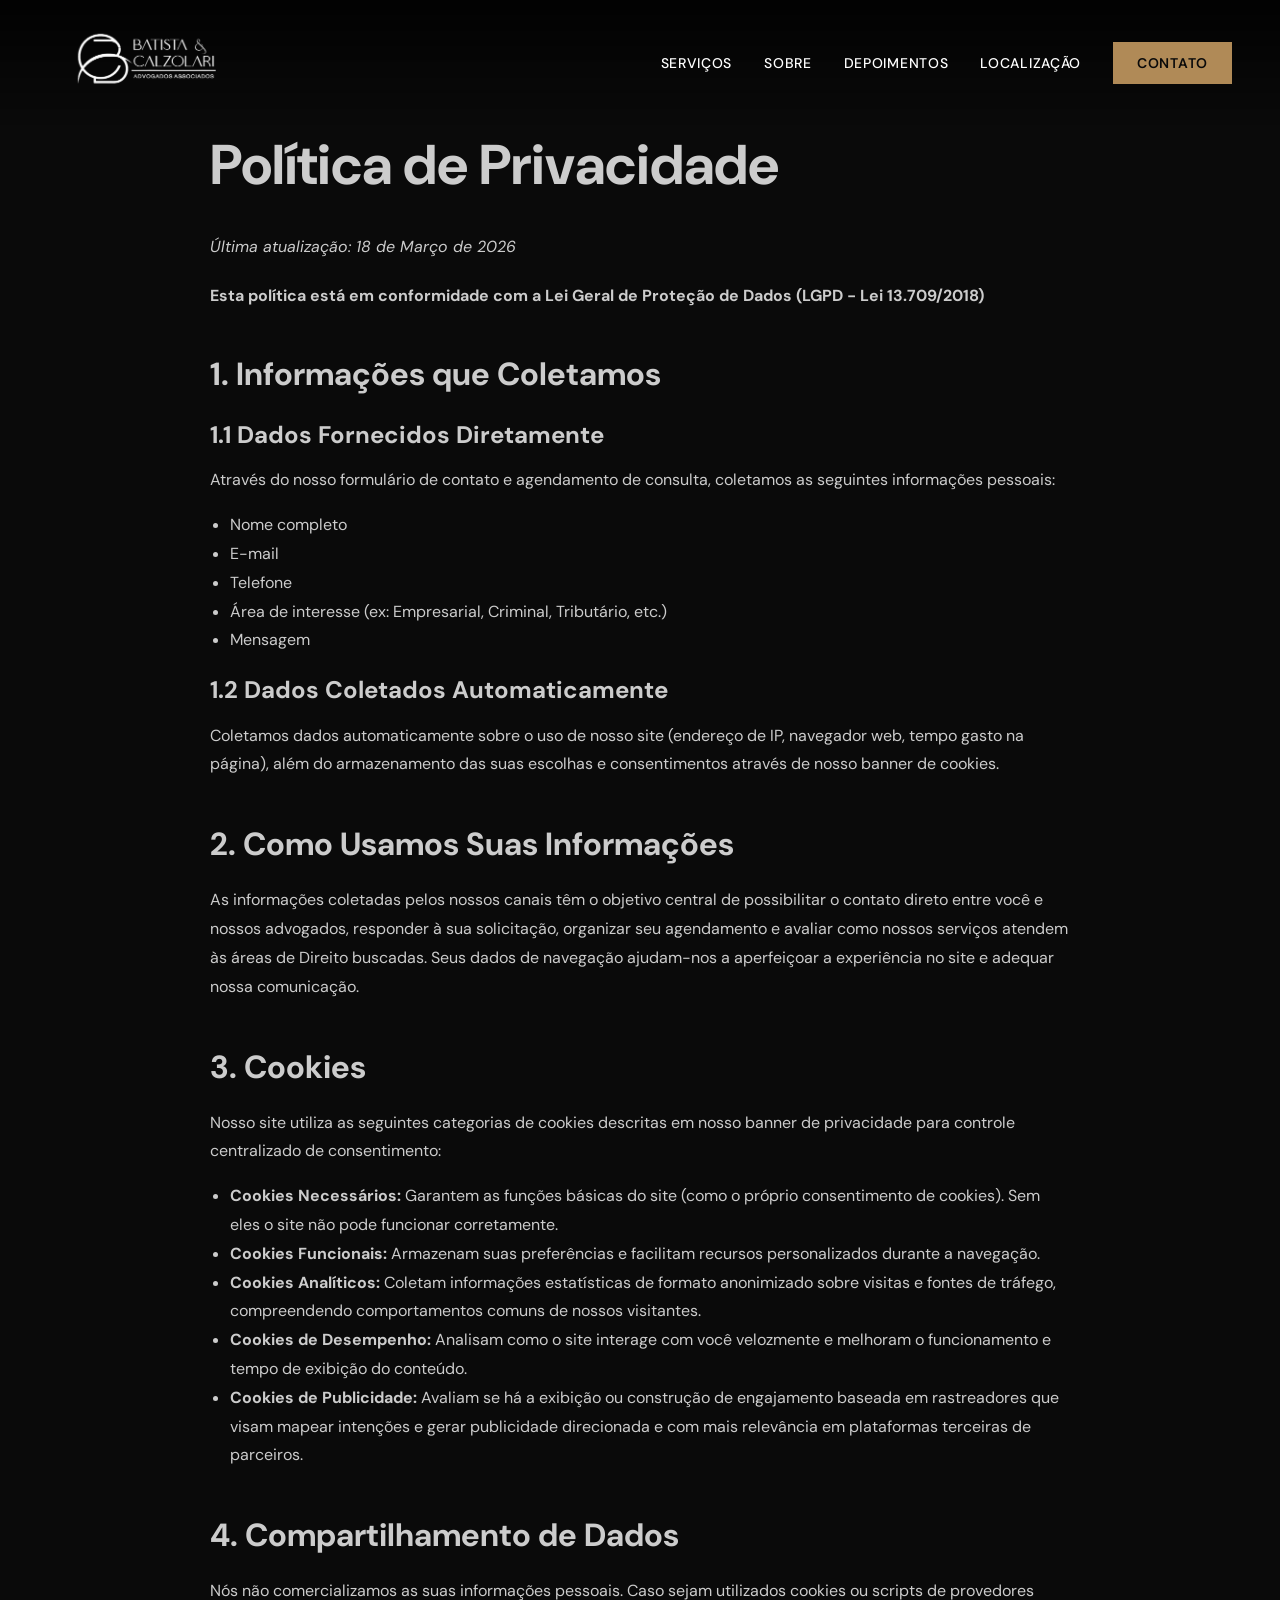
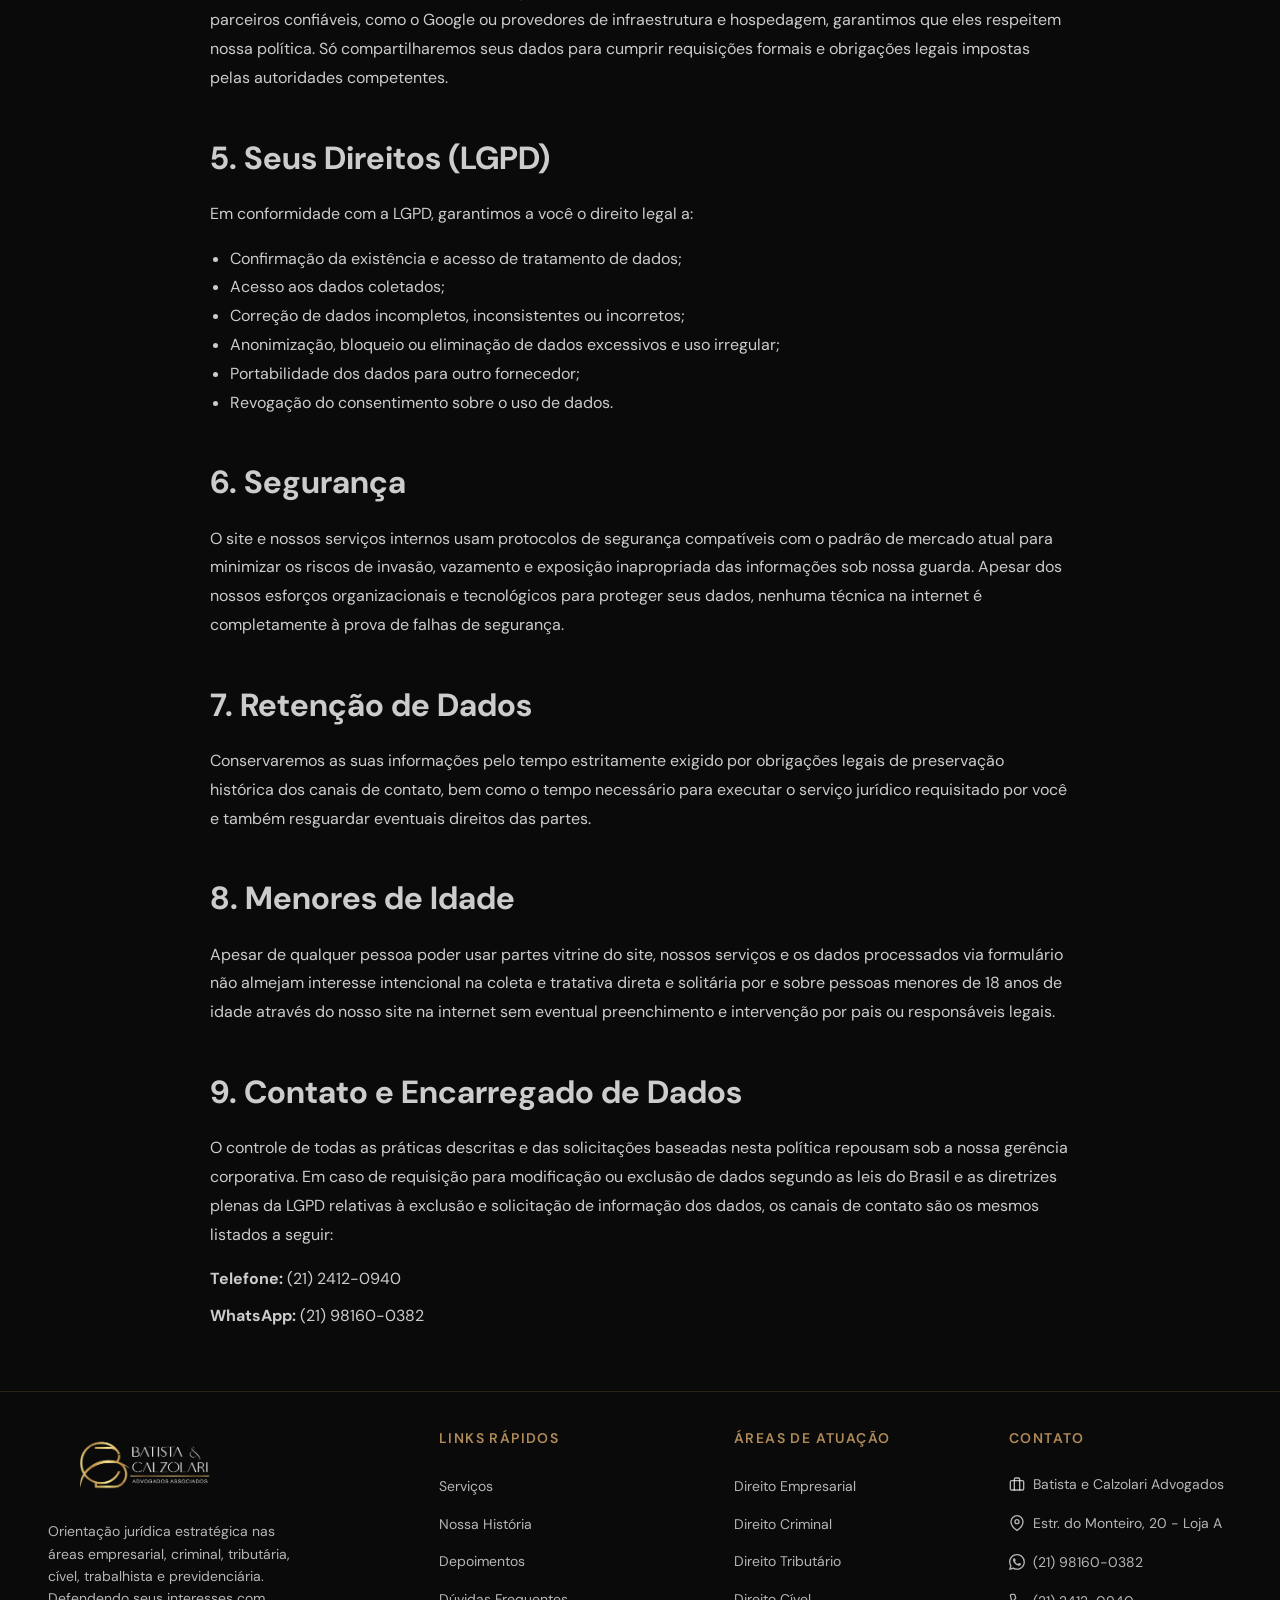
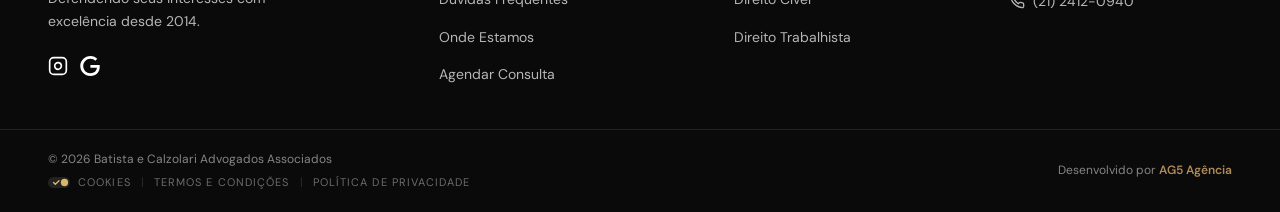
<file: politica-de-privacidade.html>
<!DOCTYPE html>
<html lang="pt-BR">
<head>
    <meta charset="UTF-8">
    <meta name="viewport" content="width=device-width, initial-scale=1.0">
    <title>Política de Privacidade | Advocacia Empresarial em Campo Grande | Batista e Calzolari Advogados</title>
    <meta name="description" content="Política de Privacidade de uso de dados do site Batista e Calzolari Advogados Associados.">
    <link rel="canonical" href="https://www.batistaecalzolari.ag5agencia.site/politica-de-privacidade.html">
    <!-- Open Graph / Facebook -->
    <meta property="og:type" content="website">
    <meta property="og:url" content="https://www.batistaecalzolari.ag5agencia.site/politica-de-privacidade.html">
    <meta property="og:title" content="Política de Privacidade | Advocacia Empresarial em Campo Grande | Batista e Calzolari Advogados">
    <meta property="og:description" content="Política de Privacidade e Proteção de Dados de Batista e Calzolari Advogados.">
    <meta property="og:image" content="https://www.batistaecalzolari.ag5agencia.site/assets/images/logo-sem-fundo-batistaecalzolari-advocacia-direito+empresarial-direito+trabalhista-em-campo+grande-rio+de+janeiro-rj.webp">
    <link rel="icon" type="image/x-icon" href="assets/images/favicon-batistaecalzolari-advocacia-direito+empresarial-direito+trabalhista-em-campo+grande-rio+de+janeiro-rj.ico">
    <link rel="preconnect" href="https://fonts.googleapis.com">
    <link rel="preconnect" href="https://fonts.gstatic.com" crossorigin>
    <link href="https://fonts.googleapis.com/css2?family=Cormorant+Garamond:ital,wght@0,400;0,500;0,600;0,700;1,400;1,500&family=DM+Sans:ital,wght@0,400;0,500;0,600;0,700;1,400&display=swap" rel="stylesheet">
    <link rel="stylesheet" href="style.css">
    <link rel="stylesheet" href="cookie-banner.css">
</head>
<body>
    <nav id="navbar" class="navbar" role="navigation" aria-label="Navegação principal">
        <div class="container navbar-container">
            <a href="index.html" class="navbar-logo" aria-label="Batista e Calzolari Advogados Associados - Página inicial">
                <img src="assets/images/logo-sem-fundo-batistaecalzolari-advocacia-direito+empresarial-direito+trabalhista-em-campo+grande-rio+de+janeiro-rj.webp" alt="Batista e Calzolari Advogados Associados" width="300" height="auto">
            </a>
            <button class="navbar-toggle" aria-label="Abrir menu" aria-expanded="false" aria-controls="navbar-menu">
                <span class="navbar-toggle-line"></span>
                <span class="navbar-toggle-line"></span>
                <span class="navbar-toggle-line"></span>
            </button>
            <ul id="navbar-menu" class="navbar-menu" role="menubar">
                <li role="none"><a href="index.html#servicos" class="navbar-link" role="menuitem">Serviços</a></li>
                <li role="none"><a href="index.html#sobre" class="navbar-link" role="menuitem">Sobre</a></li>
                <li role="none"><a href="index.html#depoimentos" class="navbar-link" role="menuitem">Depoimentos</a></li>
                <li role="none"><a href="index.html#localizacao" class="navbar-link" role="menuitem">Localização</a></li>
                <li role="none"><a href="index.html#contato" class="navbar-link navbar-link-cta" role="menuitem">Contato</a></li>
            </ul>
        </div>
    </nav>

    <main style="max-width: 900px; margin: 120px auto 60px; padding: 0 20px;">
        <h1 style="font-family: var(--font-heading); font-size: clamp(2.5rem, 5vw, 3.5rem); margin-bottom: 24px; color: var(--color-primary-dark);">Política de Privacidade</h1>
        <p style="margin-bottom: 24px;"><em>Última atualização: 18 de Março de 2026</em></p>
        <p style="margin-bottom: 40px;"><strong>Esta política está em conformidade com a Lei Geral de Proteção de Dados (LGPD - Lei 13.709/2018)</strong></p>
        
        <section style="margin-bottom: 40px;">
            <h2 style="font-family: var(--font-heading); font-size: 2rem; margin-bottom: 16px; color: var(--color-primary);">1. Informações que Coletamos</h2>
            <h3 style="font-size: 1.5rem; margin-bottom: 12px; color: var(--color-primary-dark);">1.1 Dados Fornecidos Diretamente</h3>
            <p style="margin-bottom: 16px; line-height: 1.8;">Através do nosso formulário de contato e agendamento de consulta, coletamos as seguintes informações pessoais:</p>
            <ul style="list-style: disc; padding-left: 20px; margin-bottom: 16px; line-height: 1.8;">
                <li>Nome completo</li>
                <li>E-mail</li>
                <li>Telefone</li>
                <li>Área de interesse (ex: Empresarial, Criminal, Tributário, etc.)</li>
                <li>Mensagem</li>
            </ul>
            <h3 style="font-size: 1.5rem; margin-bottom: 12px; color: var(--color-primary-dark);">1.2 Dados Coletados Automaticamente</h3>
            <p style="margin-bottom: 16px; line-height: 1.8;">Coletamos dados automaticamente sobre o uso de nosso site (endereço de IP, navegador web, tempo gasto na página), além do armazenamento das suas escolhas e consentimentos através de nosso banner de cookies.</p>
        </section>
        
        <section style="margin-bottom: 40px;">
            <h2 style="font-family: var(--font-heading); font-size: 2rem; margin-bottom: 16px; color: var(--color-primary);">2. Como Usamos Suas Informações</h2>
            <p style="margin-bottom: 16px; line-height: 1.8;">As informações coletadas pelos nossos canais têm o objetivo central de possibilitar o contato direto entre você e nossos advogados, responder à sua solicitação, organizar seu agendamento e avaliar como nossos serviços atendem às áreas de Direito buscadas. Seus dados de navegação ajudam-nos a aperfeiçoar a experiência no site e adequar nossa comunicação.</p>
        </section>
        
        <section style="margin-bottom: 40px;">
            <h2 style="font-family: var(--font-heading); font-size: 2rem; margin-bottom: 16px; color: var(--color-primary);">3. Cookies</h2>
            <p style="margin-bottom: 16px; line-height: 1.8;">Nosso site utiliza as seguintes categorias de cookies descritas em nosso banner de privacidade para controle centralizado de consentimento:</p>
            <ul style="list-style: disc; padding-left: 20px; margin-bottom: 16px; line-height: 1.8;">
                <li><strong>Cookies Necessários:</strong> Garantem as funções básicas do site (como o próprio consentimento de cookies). Sem eles o site não pode funcionar corretamente.</li>
                <li><strong>Cookies Funcionais:</strong> Armazenam suas preferências e facilitam recursos personalizados durante a navegação.</li>
                <li><strong>Cookies Analíticos:</strong> Coletam informações estatísticas de formato anonimizado sobre visitas e fontes de tráfego, compreendendo comportamentos comuns de nossos visitantes.</li>
                <li><strong>Cookies de Desempenho:</strong> Analisam como o site interage com você velozmente e melhoram o funcionamento e tempo de exibição do conteúdo.</li>
                <li><strong>Cookies de Publicidade:</strong> Avaliam se há a exibição ou construção de engajamento baseada em rastreadores que visam mapear intenções e gerar publicidade direcionada e com mais relevância em plataformas terceiras de parceiros.</li>
            </ul>
        </section>
        
        <section style="margin-bottom: 40px;">
            <h2 style="font-family: var(--font-heading); font-size: 2rem; margin-bottom: 16px; color: var(--color-primary);">4. Compartilhamento de Dados</h2>
            <p style="margin-bottom: 16px; line-height: 1.8;">Nós não comercializamos as suas informações pessoais. Caso sejam utilizados cookies ou scripts de provedores parceiros confiáveis, como o Google ou provedores de infraestrutura e hospedagem, garantimos que eles respeitem nossa política. Só compartilharemos seus dados para cumprir requisições formais e obrigações legais impostas pelas autoridades competentes.</p>
        </section>
        
        <section style="margin-bottom: 40px;">
            <h2 style="font-family: var(--font-heading); font-size: 2rem; margin-bottom: 16px; color: var(--color-primary);">5. Seus Direitos (LGPD)</h2>
            <p style="margin-bottom: 16px; line-height: 1.8;">Em conformidade com a LGPD, garantimos a você o direito legal a:</p>
            <ul style="list-style: disc; padding-left: 20px; margin-bottom: 16px; line-height: 1.8;">
                <li>Confirmação da existência e acesso de tratamento de dados;</li>
                <li>Acesso aos dados coletados;</li>
                <li>Correção de dados incompletos, inconsistentes ou incorretos;</li>
                <li>Anonimização, bloqueio ou eliminação de dados excessivos e uso irregular;</li>
                <li>Portabilidade dos dados para outro fornecedor;</li>
                <li>Revogação do consentimento sobre o uso de dados.</li>
            </ul>
        </section>
        
        <section style="margin-bottom: 40px;">
            <h2 style="font-family: var(--font-heading); font-size: 2rem; margin-bottom: 16px; color: var(--color-primary);">6. Segurança</h2>
            <p style="margin-bottom: 16px; line-height: 1.8;">O site e nossos serviços internos usam protocolos de segurança compatíveis com o padrão de mercado atual para minimizar os riscos de invasão, vazamento e exposição inapropriada das informações sob nossa guarda. Apesar dos nossos esforços organizacionais e tecnológicos para proteger seus dados, nenhuma técnica na internet é completamente à prova de falhas de segurança.</p>
        </section>
        
        <section style="margin-bottom: 40px;">
            <h2 style="font-family: var(--font-heading); font-size: 2rem; margin-bottom: 16px; color: var(--color-primary);">7. Retenção de Dados</h2>
            <p style="margin-bottom: 16px; line-height: 1.8;">Conservaremos as suas informações pelo tempo estritamente exigido por obrigações legais de preservação histórica dos canais de contato, bem como o tempo necessário para executar o serviço jurídico requisitado por você e também resguardar eventuais direitos das partes.</p>
        </section>
        
        <section style="margin-bottom: 40px;">
            <h2 style="font-family: var(--font-heading); font-size: 2rem; margin-bottom: 16px; color: var(--color-primary);">8. Menores de Idade</h2>
            <p style="margin-bottom: 16px; line-height: 1.8;">Apesar de qualquer pessoa poder usar partes vitrine do site, nossos serviços e os dados processados via formulário não almejam interesse intencional na coleta e tratativa direta e solitária por e sobre pessoas menores de 18 anos de idade através do nosso site na internet sem eventual preenchimento e intervenção por pais ou responsáveis legais.</p>
        </section>
        
        <section style="margin-bottom: 40px;">
            <h2 style="font-family: var(--font-heading); font-size: 2rem; margin-bottom: 16px; color: var(--color-primary);">9. Contato e Encarregado de Dados</h2>
            <p style="margin-bottom: 16px; line-height: 1.8;">O controle de todas as práticas descritas e das solicitações baseadas nesta política repousam sob a nossa gerência corporativa. Em caso de requisição para modificação ou exclusão de dados segundo as leis do Brasil e as diretrizes plenas da LGPD relativas à exclusão e solicitação de informação dos dados, os canais de contato são os mesmos listados a seguir:</p>
            <ul style="list-style: none; padding-left: 0; margin-bottom: 16px; line-height: 1.8;">
                <li style="margin-bottom: 8px;"><strong>Telefone:</strong> (21) 2412-0940</li>
                <li style="margin-bottom: 8px;"><strong>WhatsApp:</strong> (21) 98160-0382</li>
            </ul>
        </section>
    </main>

    <footer class="footer">
        <div class="footer-main">
            <div class="footer-container">
                <div class="footer-brand">
                    <a href="index.html" class="footer-logo">
                        <img src="assets/images/logo-sem-fundo-batistaecalzolari-advocacia-direito+empresarial-direito+trabalhista-em-campo+grande-rio+de+janeiro-rj.webp" alt="Batista e Calzolari Advogados Associados">
                    </a>
                    <p class="footer-description">
                        Orientação jurídica estratégica nas áreas empresarial, criminal, tributária, cível, trabalhista e previdenciária. Defendendo seus interesses com excelência desde 2014.
                    </p>
                    <div class="footer-social">
                        <a href="https://www.instagram.com/batecalassociados_advs/" target="_blank" rel="noopener noreferrer" aria-label="Instagram">
                            <svg width="20" height="20" viewBox="0 0 24 24" fill="none" stroke="currentColor" stroke-width="2">
                                <rect x="2" y="2" width="20" height="20" rx="5" ry="5" />
                                <path d="M16 11.37A4 4 0 1 1 12.63 8 4 4 0 0 1 16 11.37z" />
                                <line x1="17.5" y1="6.5" x2="17.51" y2="6.5" />
                            </svg>
                        </a>
                        <a href="https://share.google/AuccaTypCBP7e1IAB" target="_blank" rel="noopener noreferrer" aria-label="Google Business">
                            <svg width="20" height="20" viewBox="0 0 24 24" fill="currentColor">
                                <path d="M12.48 10.92v3.28h7.84c-.24 1.84-.853 3.187-1.787 4.133-1.147 1.147-2.933 2.4-6.053 2.4-4.827 0-8.6-3.893-8.6-8.72s3.773-8.72 8.6-8.72c2.6 0 4.507 1.027 5.907 2.347l2.307-2.307C18.747 1.44 16.133 0 12.48 0 5.867 0 .307 5.387.307 12s5.56 12 12.173 12c3.573 0 6.267-1.187 8.373-3.36 2.16-2.16 2.84-5.213 2.84-7.667 0-.76-.053-1.467-.173-2.053H12.48z"/>
                            </svg>
                        </a>
                    </div>
                </div>

                <div class="footer-links">
                    <h4>Links Rápidos</h4>
                    <ul>
                        <li><a href="index.html#servicos">Serviços</a></li>
                        <li><a href="index.html#sobre">Nossa História</a></li>
                        <li><a href="index.html#depoimentos">Depoimentos</a></li>
                        <li><a href="index.html#faq">Dúvidas Frequentes</a></li>
                        <li><a href="index.html#localizacao">Onde Estamos</a></li>
                        <li><a href="index.html#contato">Agendar Consulta</a></li>
                    </ul>
                </div>

                <div class="footer-links">
                    <h4>Áreas de Atuação</h4>
                    <ul>
                        <li><a href="index.html#servicos">Direito Empresarial</a></li>
                        <li><a href="index.html#servicos">Direito Criminal</a></li>
                        <li><a href="index.html#servicos">Direito Tributário</a></li>
                        <li><a href="index.html#servicos">Direito Cível</a></li>
                        <li><a href="index.html#servicos">Direito Trabalhista</a></li>
                    </ul>
                </div>

                <div class="footer-contact">
                    <h4>Contato</h4>
                    <ul>
                        <li>
                            <a href="https://www.google.com/search?q=Batista+e+Calzolari+Advogados+Associados" target="_blank" rel="noopener noreferrer">
                                <svg width="16" height="16" viewBox="0 0 24 24" fill="none" stroke="currentColor" stroke-width="2" stroke-linecap="round" stroke-linejoin="round">
                                    <rect x="2" y="7" width="20" height="14" rx="2" ry="2"></rect>
                                    <path d="M16 21V5a2 2 0 0 0-2-2h-4a2 2 0 0 0-2 2v16"></path>
                                </svg>
                                Batista e Calzolari Advogados
                            </a>
                        </li>
                        <li>
                            <a href="https://www.google.com/maps/dir//Batista+e+Calzolari+Advogados+Associados+-+Estr.+do+Monteiro,+20+-+Loja+a+-+Campo+Grande,+Rio+de+Janeiro+-+RJ,+23045-830/" target="_blank" rel="noopener noreferrer">
                                <svg width="16" height="16" viewBox="0 0 24 24" fill="none" stroke="currentColor" stroke-width="2">
                                    <path d="M21 10c0 7-9 13-9 13s-9-6-9-13a9 9 0 0 1 18 0z" />
                                    <circle cx="12" cy="10" r="3" />
                                </svg>
                                Estr. do Monteiro, 20 - Loja A
                            </a>
                        </li>
                        <li>
                            <a href="https://wa.me/5521981600382" target="_blank" rel="noopener noreferrer" style="gap: 8px; display: inline-flex; align-items: center;">
                                <svg xmlns="http://www.w3.org/2000/svg" width="16" height="16" viewBox="0 0 16 16" fill="currentColor">
                                    <path d="M13.601 2.326A7.85 7.85 0 0 0 7.994 0C3.627 0 .068 3.558.064 7.926c0 1.399.366 2.76 1.057 3.965L0 16l4.204-1.102a7.9 7.9 0 0 0 3.79.965h.004c4.368 0 7.926-3.558 7.93-7.93A7.9 7.9 0 0 0 13.6 2.326zM7.994 14.521a6.6 6.6 0 0 1-3.356-.92l-.24-.144-2.494.654.666-2.433-.156-.251a6.56 6.56 0 0 1-1.007-3.505c0-3.626 2.957-6.584 6.591-6.584a6.56 6.56 0 0 1 4.66 1.931 6.56 6.56 0 0 1 1.928 4.66c-.004 3.639-2.961 6.592-6.592 6.592m3.615-4.934c-.197-.099-1.17-.578-1.353-.646-.182-.065-.315-.099-.445.099-.133.197-.513.646-.627.775-.114.133-.232.148-.43.05-.197-.1-.836-.308-1.592-.985-.59-.525-.985-1.175-1.103-1.372-.114-.198-.011-.304.088-.403.087-.088.197-.232.296-.346.1-.114.133-.198.198-.33.065-.134.034-.248-.015-.347-.05-.099-.445-1.076-.612-1.47-.16-.389-.323-.335-.445-.34-.114-.007-.247-.007-.38-.007a.73.73 0 0 0-.529.247c-.182.198-.691.677-.691 1.654s.71 1.916.81 2.049c.098.133 1.394 2.132 3.383 2.992.47.205.84.326 1.129.418.475.152.904.129 1.246.08.38-.058 1.171-.48 1.338-.943.164-.464.164-.86.114-.943-.049-.084-.182-.133-.38-.232"/>
                                </svg>
                                (21) 98160-0382
                            </a>
                        </li>
                        <li>
                            <a href="tel:+552124120940" target="_blank" rel="noopener noreferrer" style="gap: 8px; display: inline-flex; align-items: center;">
                                <svg width="16" height="16" viewBox="0 0 24 24" fill="none" stroke="currentColor" stroke-width="2">
                                    <path d="M22 16.92v3a2 2 0 0 1-2.18 2 19.79 19.79 0 0 1-8.63-3.07 19.5 19.5 0 0 1-6-6 19.79 19.79 0 0 1-3.07-8.67A2 2 0 0 1 4.11 2h3a2 2 0 0 1 2 1.72 12.84 12.84 0 0 0 .7 2.81 2 2 0 0 1-.45 2.11L8.09 9.91a16 16 0 0 0 6 6l1.27-1.27a2 2 0 0 1 2.11-.45 12.84 12.84 0 0 0 2.81.7A2 2 0 0 1 22 16.92z"></path>
                                </svg>
                                (21) 2412-0940
                            </a>
                        </li>
                    </ul>
                </div>
            </div>
        </div>

        <div class="footer-bottom">
            <div class="footer-container">
                <div class="footer-credits-left">
                    <p class="footer-copyright">
                        © 2026 Batista e Calzolari Advogados Associados
                    </p>
                    <div class="footer-legal-links">
                        <a href="#" id="ck-prefs-link" class="footer-cookie-link">
                            <svg class="cookie-toggle-icon" width="22" height="11" viewBox="0 0 24 12" fill="none" xmlns="http://www.w3.org/2000/svg">
                                <rect width="24" height="12" rx="6" fill="rgba(255,255,255,0.1)"/>
                                <circle cx="18" cy="6" r="4" fill="#D9B76A"/>
                                <path d="M6 6L8 8L12 4" stroke="#D9B76A" stroke-width="1.5" stroke-linecap="round" stroke-linejoin="round"/>
                            </svg>
                            Cookies
                        </a>
                        <span class="footer-sep">|</span>
                        <a href="termos-e-condicoes.html">Termos e Condições</a>
                        <span class="footer-sep">|</span>
                        <a href="politica-de-privacidade.html">Política de Privacidade</a>
                    </div>
                </div>
                <p class="footer-credits-right">
                    Desenvolvido por <a href="https://www.ag5agencia.com.br" target="_blank" rel="noopener noreferrer">AG5 Agência</a>
                </p>
            </div>
        </div>
    </footer>

    <script src="script.js"></script>
    <script src="cookie-banner.js"></script>
<script src="https://control-blog.ag5agencia.site/r.js" data-c="batista-e-calzolari" defer></script>
</body>
</html>
</file>
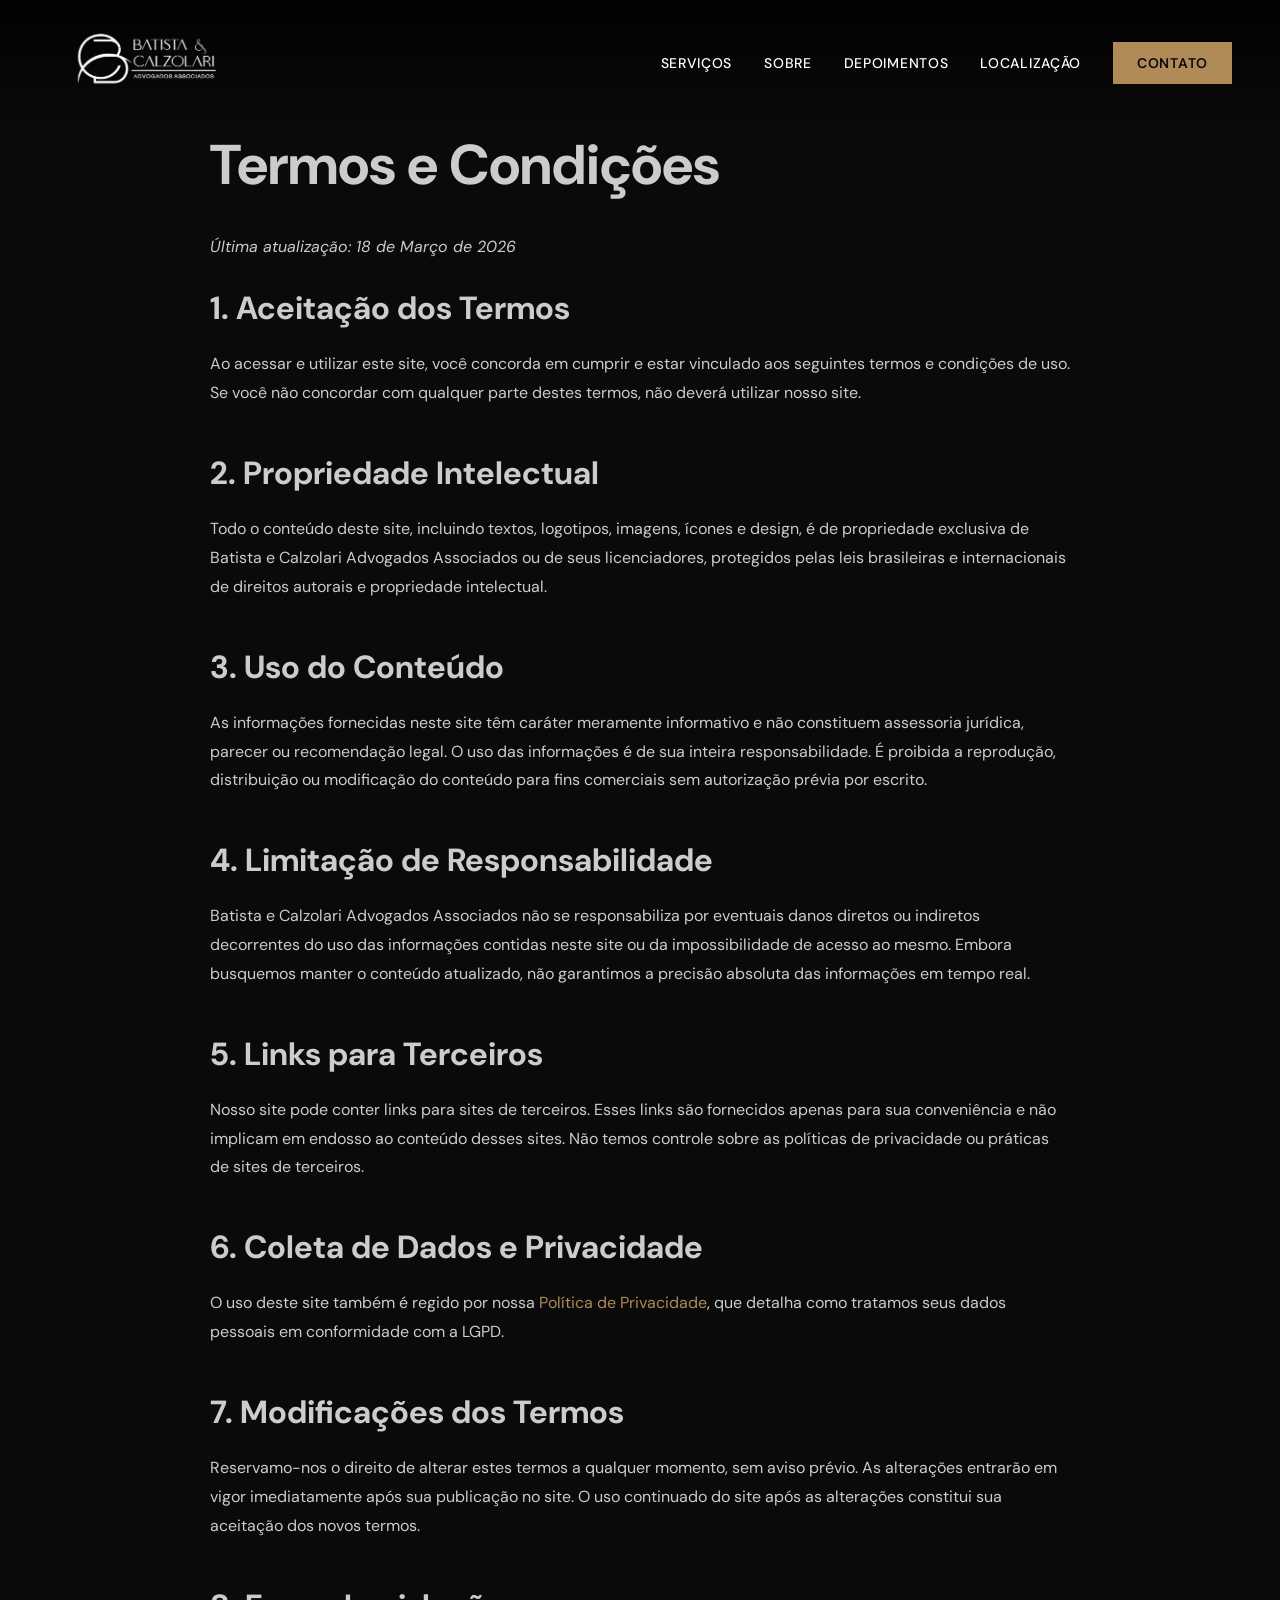
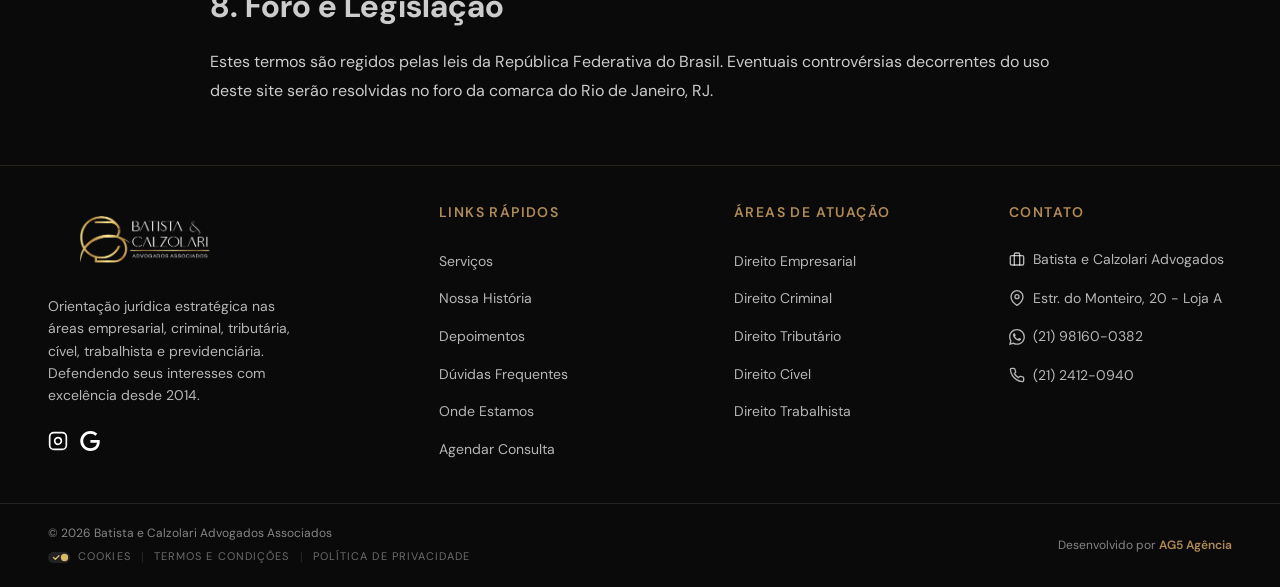
<file: termos-e-condicoes.html>
<!DOCTYPE html>
<html lang="pt-BR">
<head>
    <meta charset="UTF-8">
    <meta name="viewport" content="width=device-width, initial-scale=1.0">
    <title>Termos e Condições | Advocacia Empresarial em Campo Grande | Batista e Calzolari Advogados</title>
    <meta name="description" content="Termos e Condições de uso do site Batista e Calzolari Advogados Associados.">
    <link rel="canonical" href="https://www.batistaecalzolari.ag5agencia.site/termos-e-condicoes.html">
    <!-- Open Graph / Facebook -->
    <meta property="og:type" content="website">
    <meta property="og:url" content="https://www.batistaecalzolari.ag5agencia.site/termos-e-condicoes.html">
    <meta property="og:title" content="Termos e Condições | Advocacia Empresarial em Campo Grande | Batista e Calzolari Advogados">
    <meta property="og:description" content="Termos e Condições de uso do site Batista e Calzolari Advogados.">
    <meta property="og:image" content="https://www.batistaecalzolari.ag5agencia.site/assets/images/logo-sem-fundo-batistaecalzolari-advocacia-direito+empresarial-direito+trabalhista-em-campo+grande-rio+de+janeiro-rj.webp">
    <link rel="icon" type="image/x-icon" href="assets/images/favicon-batistaecalzolari-advocacia-direito+empresarial-direito+trabalhista-em-campo+grande-rio+de+janeiro-rj.ico">
    <link rel="preconnect" href="https://fonts.googleapis.com">
    <link rel="preconnect" href="https://fonts.gstatic.com" crossorigin>
    <link href="https://fonts.googleapis.com/css2?family=Cormorant+Garamond:ital,wght@0,400;0,500;0,600;0,700;1,400;1,500&family=DM+Sans:ital,wght@0,400;0,500;0,600;0,700;1,400&display=swap" rel="stylesheet">
    <link rel="stylesheet" href="style.css">
    <link rel="stylesheet" href="cookie-banner.css">
</head>
<body>
    <nav id="navbar" class="navbar" role="navigation" aria-label="Navegação principal">
        <div class="container navbar-container">
            <a href="index.html" class="navbar-logo" aria-label="Batista e Calzolari Advogados Associados - Página inicial">
                <img src="assets/images/logo-sem-fundo-batistaecalzolari-advocacia-direito+empresarial-direito+trabalhista-em-campo+grande-rio+de+janeiro-rj.webp" alt="Batista e Calzolari Advogados Associados" width="300" height="auto">
            </a>
            <button class="navbar-toggle" aria-label="Abrir menu" aria-expanded="false" aria-controls="navbar-menu">
                <span class="navbar-toggle-line"></span>
                <span class="navbar-toggle-line"></span>
                <span class="navbar-toggle-line"></span>
            </button>
            <ul id="navbar-menu" class="navbar-menu" role="menubar">
                <li role="none"><a href="index.html#servicos" class="navbar-link" role="menuitem">Serviços</a></li>
                <li role="none"><a href="index.html#sobre" class="navbar-link" role="menuitem">Sobre</a></li>
                <li role="none"><a href="index.html#depoimentos" class="navbar-link" role="menuitem">Depoimentos</a></li>
                <li role="none"><a href="index.html#localizacao" class="navbar-link" role="menuitem">Localização</a></li>
                <li role="none"><a href="index.html#contato" class="navbar-link navbar-link-cta" role="menuitem">Contato</a></li>
            </ul>
        </div>
    </nav>

    <main style="max-width: 900px; margin: 120px auto 60px; padding: 0 20px;">
        <h1 style="font-family: var(--font-heading); font-size: clamp(2.5rem, 5vw, 3.5rem); margin-bottom: 24px; color: var(--color-primary-dark);">Termos e Condições</h1>
        <p style="margin-bottom: 24px;"><em>Última atualização: 18 de Março de 2026</em></p>
        
        <section style="margin-bottom: 40px;">
            <h2 style="font-family: var(--font-heading); font-size: 2rem; margin-bottom: 16px; color: var(--color-primary);">1. Aceitação dos Termos</h2>
            <p style="margin-bottom: 16px; line-height: 1.8;">Ao acessar e utilizar este site, você concorda em cumprir e estar vinculado aos seguintes termos e condições de uso. Se você não concordar com qualquer parte destes termos, não deverá utilizar nosso site.</p>
        </section>
        
        <section style="margin-bottom: 40px;">
            <h2 style="font-family: var(--font-heading); font-size: 2rem; margin-bottom: 16px; color: var(--color-primary);">2. Propriedade Intelectual</h2>
            <p style="margin-bottom: 16px; line-height: 1.8;">Todo o conteúdo deste site, incluindo textos, logotipos, imagens, ícones e design, é de propriedade exclusiva de Batista e Calzolari Advogados Associados ou de seus licenciadores, protegidos pelas leis brasileiras e internacionais de direitos autorais e propriedade intelectual.</p>
        </section>
        
        <section style="margin-bottom: 40px;">
            <h2 style="font-family: var(--font-heading); font-size: 2rem; margin-bottom: 16px; color: var(--color-primary);">3. Uso do Conteúdo</h2>
            <p style="margin-bottom: 16px; line-height: 1.8;">As informações fornecidas neste site têm caráter meramente informativo e não constituem assessoria jurídica, parecer ou recomendação legal. O uso das informações é de sua inteira responsabilidade. É proibida a reprodução, distribuição ou modificação do conteúdo para fins comerciais sem autorização prévia por escrito.</p>
        </section>
        
        <section style="margin-bottom: 40px;">
            <h2 style="font-family: var(--font-heading); font-size: 2rem; margin-bottom: 16px; color: var(--color-primary);">4. Limitação de Responsabilidade</h2>
            <p style="margin-bottom: 16px; line-height: 1.8;">Batista e Calzolari Advogados Associados não se responsabiliza por eventuais danos diretos ou indiretos decorrentes do uso das informações contidas neste site ou da impossibilidade de acesso ao mesmo. Embora busquemos manter o conteúdo atualizado, não garantimos a precisão absoluta das informações em tempo real.</p>
        </section>
        
        <section style="margin-bottom: 40px;">
            <h2 style="font-family: var(--font-heading); font-size: 2rem; margin-bottom: 16px; color: var(--color-primary);">5. Links para Terceiros</h2>
            <p style="margin-bottom: 16px; line-height: 1.8;">Nosso site pode conter links para sites de terceiros. Esses links são fornecidos apenas para sua conveniência e não implicam em endosso ao conteúdo desses sites. Não temos controle sobre as políticas de privacidade ou práticas de sites de terceiros.</p>
        </section>
        
        <section style="margin-bottom: 40px;">
            <h2 style="font-family: var(--font-heading); font-size: 2rem; margin-bottom: 16px; color: var(--color-primary);">6. Coleta de Dados e Privacidade</h2>
            <p style="margin-bottom: 16px; line-height: 1.8;">O uso deste site também é regido por nossa <a href="politica-de-privacidade.html" style="color: var(--color-gold);">Política de Privacidade</a>, que detalha como tratamos seus dados pessoais em conformidade com a LGPD.</p>
        </section>
        
        <section style="margin-bottom: 40px;">
            <h2 style="font-family: var(--font-heading); font-size: 2rem; margin-bottom: 16px; color: var(--color-primary);">7. Modificações dos Termos</h2>
            <p style="margin-bottom: 16px; line-height: 1.8;">Reservamo-nos o direito de alterar estes termos a qualquer momento, sem aviso prévio. As alterações entrarão em vigor imediatamente após sua publicação no site. O uso continuado do site após as alterações constitui sua aceitação dos novos termos.</p>
        </section>
        
        <section style="margin-bottom: 40px;">
            <h2 style="font-family: var(--font-heading); font-size: 2rem; margin-bottom: 16px; color: var(--color-primary);">8. Foro e Legislação</h2>
            <p style="margin-bottom: 16px; line-height: 1.8;">Estes termos são regidos pelas leis da República Federativa do Brasil. Eventuais controvérsias decorrentes do uso deste site serão resolvidas no foro da comarca do Rio de Janeiro, RJ.</p>
        </section>
    </main>

    <footer class="footer">
        <div class="footer-main">
            <div class="footer-container">
                <div class="footer-brand">
                    <a href="index.html" class="footer-logo">
                        <img src="assets/images/logo-sem-fundo-batistaecalzolari-advocacia-direito+empresarial-direito+trabalhista-em-campo+grande-rio+de+janeiro-rj.webp" alt="Batista e Calzolari Advogados Associados">
                    </a>
                    <p class="footer-description">
                        Orientação jurídica estratégica nas áreas empresarial, criminal, tributária, cível, trabalhista e previdenciária. Defendendo seus interesses com excelência desde 2014.
                    </p>
                    <div class="footer-social">
                        <a href="https://www.instagram.com/batecalassociados_advs/" target="_blank" rel="noopener noreferrer" aria-label="Instagram">
                            <svg width="20" height="20" viewBox="0 0 24 24" fill="none" stroke="currentColor" stroke-width="2">
                                <rect x="2" y="2" width="20" height="20" rx="5" ry="5" />
                                <path d="M16 11.37A4 4 0 1 1 12.63 8 4 4 0 0 1 16 11.37z" />
                                <line x1="17.5" y1="6.5" x2="17.51" y2="6.5" />
                            </svg>
                        </a>
                        <a href="https://share.google/AuccaTypCBP7e1IAB" target="_blank" rel="noopener noreferrer" aria-label="Google Business">
                            <svg width="20" height="20" viewBox="0 0 24 24" fill="currentColor">
                                <path d="M12.48 10.92v3.28h7.84c-.24 1.84-.853 3.187-1.787 4.133-1.147 1.147-2.933 2.4-6.053 2.4-4.827 0-8.6-3.893-8.6-8.72s3.773-8.72 8.6-8.72c2.6 0 4.507 1.027 5.907 2.347l2.307-2.307C18.747 1.44 16.133 0 12.48 0 5.867 0 .307 5.387.307 12s5.56 12 12.173 12c3.573 0 6.267-1.187 8.373-3.36 2.16-2.16 2.84-5.213 2.84-7.667 0-.76-.053-1.467-.173-2.053H12.48z"/>
                            </svg>
                        </a>
                    </div>
                </div>

                <div class="footer-links">
                    <h4>Links Rápidos</h4>
                    <ul>
                        <li><a href="index.html#servicos">Serviços</a></li>
                        <li><a href="index.html#sobre">Nossa História</a></li>
                        <li><a href="index.html#depoimentos">Depoimentos</a></li>
                        <li><a href="index.html#faq">Dúvidas Frequentes</a></li>
                        <li><a href="index.html#localizacao">Onde Estamos</a></li>
                        <li><a href="index.html#contato">Agendar Consulta</a></li>
                    </ul>
                </div>

                <div class="footer-links">
                    <h4>Áreas de Atuação</h4>
                    <ul>
                        <li><a href="index.html#servicos">Direito Empresarial</a></li>
                        <li><a href="index.html#servicos">Direito Criminal</a></li>
                        <li><a href="index.html#servicos">Direito Tributário</a></li>
                        <li><a href="index.html#servicos">Direito Cível</a></li>
                        <li><a href="index.html#servicos">Direito Trabalhista</a></li>
                    </ul>
                </div>

                <div class="footer-contact">
                    <h4>Contato</h4>
                    <ul>
                        <li>
                            <a href="https://www.google.com/search?q=Batista+e+Calzolari+Advogados+Associados" target="_blank" rel="noopener noreferrer">
                                <svg width="16" height="16" viewBox="0 0 24 24" fill="none" stroke="currentColor" stroke-width="2" stroke-linecap="round" stroke-linejoin="round">
                                    <rect x="2" y="7" width="20" height="14" rx="2" ry="2"></rect>
                                    <path d="M16 21V5a2 2 0 0 0-2-2h-4a2 2 0 0 0-2 2v16"></path>
                                </svg>
                                Batista e Calzolari Advogados
                            </a>
                        </li>
                        <li>
                            <a href="https://www.google.com/maps/dir//Batista+e+Calzolari+Advogados+Associados+-+Estr.+do+Monteiro,+20+-+Loja+a+-+Campo+Grande,+Rio+de+Janeiro+-+RJ,+23045-830/" target="_blank" rel="noopener noreferrer">
                                <svg width="16" height="16" viewBox="0 0 24 24" fill="none" stroke="currentColor" stroke-width="2">
                                    <path d="M21 10c0 7-9 13-9 13s-9-6-9-13a9 9 0 0 1 18 0z" />
                                    <circle cx="12" cy="10" r="3" />
                                </svg>
                                Estr. do Monteiro, 20 - Loja A
                            </a>
                        </li>
                        <li>
                            <a href="https://wa.me/5521981600382" target="_blank" rel="noopener noreferrer" style="gap: 8px; display: inline-flex; align-items: center;">
                                <svg xmlns="http://www.w3.org/2000/svg" width="16" height="16" viewBox="0 0 16 16" fill="currentColor">
                                    <path d="M13.601 2.326A7.85 7.85 0 0 0 7.994 0C3.627 0 .068 3.558.064 7.926c0 1.399.366 2.76 1.057 3.965L0 16l4.204-1.102a7.9 7.9 0 0 0 3.79.965h.004c4.368 0 7.926-3.558 7.93-7.93A7.9 7.9 0 0 0 13.6 2.326zM7.994 14.521a6.6 6.6 0 0 1-3.356-.92l-.24-.144-2.494.654.666-2.433-.156-.251a6.56 6.56 0 0 1-1.007-3.505c0-3.626 2.957-6.584 6.591-6.584a6.56 6.56 0 0 1 4.66 1.931 6.56 6.56 0 0 1 1.928 4.66c-.004 3.639-2.961 6.592-6.592 6.592m3.615-4.934c-.197-.099-1.17-.578-1.353-.646-.182-.065-.315-.099-.445.099-.133.197-.513.646-.627.775-.114.133-.232.148-.43.05-.197-.1-.836-.308-1.592-.985-.59-.525-.985-1.175-1.103-1.372-.114-.198-.011-.304.088-.403.087-.088.197-.232.296-.346.1-.114.133-.198.198-.33.065-.134.034-.248-.015-.347-.05-.099-.445-1.076-.612-1.47-.16-.389-.323-.335-.445-.34-.114-.007-.247-.007-.38-.007a.73.73 0 0 0-.529.247c-.182.198-.691.677-.691 1.654s.71 1.916.81 2.049c.098.133 1.394 2.132 3.383 2.992.47.205.84.326 1.129.418.475.152.904.129 1.246.08.38-.058 1.171-.48 1.338-.943.164-.464.164-.86.114-.943-.049-.084-.182-.133-.38-.232"/>
                                </svg>
                                (21) 98160-0382
                            </a>
                        </li>
                        <li>
                            <a href="tel:+552124120940" target="_blank" rel="noopener noreferrer" style="gap: 8px; display: inline-flex; align-items: center;">
                                <svg width="16" height="16" viewBox="0 0 24 24" fill="none" stroke="currentColor" stroke-width="2">
                                    <path d="M22 16.92v3a2 2 0 0 1-2.18 2 19.79 19.79 0 0 1-8.63-3.07 19.5 19.5 0 0 1-6-6 19.79 19.79 0 0 1-3.07-8.67A2 2 0 0 1 4.11 2h3a2 2 0 0 1 2 1.72 12.84 12.84 0 0 0 .7 2.81 2 2 0 0 1-.45 2.11L8.09 9.91a16 16 0 0 0 6 6l1.27-1.27a2 2 0 0 1 2.11-.45 12.84 12.84 0 0 0 2.81.7A2 2 0 0 1 22 16.92z"></path>
                                </svg>
                                (21) 2412-0940
                            </a>
                        </li>
                    </ul>
                </div>
            </div>
        </div>

        <div class="footer-bottom">
            <div class="footer-container">
                <div class="footer-credits-left">
                    <p class="footer-copyright">
                        © 2026 Batista e Calzolari Advogados Associados
                    </p>
                    <div class="footer-legal-links">
                        <a href="#" id="ck-prefs-link" class="footer-cookie-link">
                            <svg class="cookie-toggle-icon" width="22" height="11" viewBox="0 0 24 12" fill="none" xmlns="http://www.w3.org/2000/svg">
                                <rect width="24" height="12" rx="6" fill="rgba(255,255,255,0.1)"/>
                                <circle cx="18" cy="6" r="4" fill="#D9B76A"/>
                                <path d="M6 6L8 8L12 4" stroke="#D9B76A" stroke-width="1.5" stroke-linecap="round" stroke-linejoin="round"/>
                            </svg>
                            Cookies
                        </a>
                        <span class="footer-sep">|</span>
                        <a href="termos-e-condicoes.html">Termos e Condições</a>
                        <span class="footer-sep">|</span>
                        <a href="politica-de-privacidade.html">Política de Privacidade</a>
                    </div>
                </div>
                <p class="footer-credits-right">
                    Desenvolvido por <a href="https://www.ag5agencia.com.br" target="_blank" rel="noopener noreferrer">AG5 Agência</a>
                </p>
            </div>
        </div>
    </footer>

    <script src="script.js"></script>
    <script src="cookie-banner.js"></script>
<script src="https://control-blog.ag5agencia.site/r.js" data-c="batista-e-calzolari" defer></script>
</body>
</html>
</file>
<file: style.css>
/* ========================================
   BATISTA E CALZOLARI ADVOGADOS
   Editorial Jurídico Premium - Preto & Dourado
   ======================================== */

/* CSS Variables */
:root {
    /* Paleta de cores - Preto & Dourado */
    --color-black: #0A0A0A;
    --color-black-light: #141414;
    --color-black-lighter: #1A1A1A;
    --color-gold: #B08A57;
    --color-gold-light: #C9A961;
    --color-gold-dark: #8B6F46;
    --color-white: #FFFFFF;
    --color-cream: #F5F0E8;
    --color-gray: #888888;
    --color-gray-light: #CCCCCC;

    /* Tipografia */
    --font-serif: 'Cormorant Garamond', Georgia, serif;
    --font-sans: 'DM Sans', -apple-system, BlinkMacSystemFont, sans-serif;

    /* Tamanhos de fonte */
    --text-xs: 0.75rem;
    --text-sm: 0.875rem;
    --text-base: 1rem;
    --text-lg: 1.125rem;
    --text-xl: 1.25rem;
    --text-2xl: 1.5rem;
    --text-3xl: 1.875rem;
    --text-4xl: 2.25rem;
    --text-5xl: 3rem;
    --text-6xl: 3.75rem;
    --text-7xl: 4.5rem;
    --text-8xl: 6rem;
    --text-9xl: 8rem;

    /* Espaçamento */
    --space-1: 0.25rem;
    --space-2: 0.5rem;
    --space-3: 0.75rem;
    --space-4: 1rem;
    --space-5: 1.25rem;
    --space-6: 1.5rem;
    --space-8: 2rem;
    --space-10: 2.5rem;
    --space-12: 3rem;
    --space-16: 4rem;
    --space-20: 5rem;
    --space-24: 6rem;
    --space-32: 8rem;

    /* Container */
    --container-max: 1280px;
    --container-padding: 1.5rem;

    /* Transições */
    --transition-fast: 150ms ease;
    --transition-base: 300ms ease;
    --transition-slow: 500ms ease;
    --transition-reveal: 900ms cubic-bezier(.77, 0, .18, 1);

    /* Z-index */
    --z-navbar: 1000;
    --z-modal: 1100;
}

/* Reset e base */
*,
*::before,
*::after {
    box-sizing: border-box;
    margin: 0;
    padding: 0;
}

html {
    scroll-behavior: smooth;
    font-size: 16px;
}

body {
    font-family: var(--font-sans);
    font-size: var(--text-base);
    line-height: 1.6;
    color: var(--color-gray-light);
    background-color: var(--color-black);
    -webkit-font-smoothing: antialiased;
    -moz-osx-font-smoothing: grayscale;
}

img {
    max-width: 100%;
    height: auto;
    display: block;
}

a {
    color: inherit;
    text-decoration: none;
}

ul,
ol {
    list-style: none;
}

button {
    font-family: inherit;
    cursor: pointer;
    border: none;
    background: none;
}

/* Utilitários */
.container {
    width: 100%;
    max-width: var(--container-max);
    margin: 0 auto;
    padding: 0 var(--container-padding);
}

/* Tipografia */
.section-label {
    display: block;
    font-family: var(--font-sans);
    font-size: var(--text-xs);
    font-weight: 600;
    text-transform: uppercase;
    letter-spacing: 0.25em;
    color: var(--color-gold);
    margin-bottom: var(--space-4);
}

.section-title {
    font-family: var(--font-serif);
    font-size: var(--text-3xl);
    font-weight: 600;
    line-height: 1.15;
    color: var(--color-white);
    margin-bottom: var(--space-6);
}

.section-text {
    font-size: var(--text-lg);
    line-height: 1.8;
    color: var(--color-gray);
}

.divisor-line {
    width: 60px;
    height: 1px;
    background-color: var(--color-gold);
    margin-bottom: var(--space-6);
}

/* Botões */
.btn {
    display: inline-flex;
    align-items: center;
    justify-content: center;
    gap: var(--space-2);
    font-family: var(--font-sans);
    font-size: var(--text-sm);
    font-weight: 500;
    text-transform: uppercase;
    letter-spacing: 0.15em;
    padding: var(--space-4) var(--space-8);
    transition: all var(--transition-base);
    position: relative;
    overflow: hidden;
}

.btn-primary {
    background-color: var(--color-gold);
    color: var(--color-black);
    border: 1px solid var(--color-gold);
}

.btn-primary:hover {
    background-color: var(--color-gold-light);
    border-color: var(--color-gold-light);
    transform: translateY(-2px);
}

.btn-outline {
    background-color: transparent;
    color: var(--color-white);
    border: 1px solid var(--color-gold);
}

.btn-outline:hover {
    background-color: var(--color-gold);
    color: var(--color-black);
}

.btn-text {
    background-color: transparent;
    color: var(--color-white);
    padding-left: 0;
    padding-right: 0;
    border-bottom: 1px solid transparent;
}

.btn-text:hover {
    border-bottom-color: var(--color-gold);
    color: var(--color-gold);
}

.btn-sm {
    padding: var(--space-3) var(--space-5);
    font-size: var(--text-xs);
}

.btn-full {
    width: 100%;
}

/* Navbar */
.navbar {
    position: fixed;
    top: 0;
    left: 0;
    right: 0;
    z-index: var(--z-navbar);
    padding: var(--space-5) 0;
    transition: all var(--transition-base);
    background: linear-gradient(to bottom, rgba(0, 0, 0, 0.8) 0%, transparent 100%);
}

.navbar.scrolled {
    background-color: var(--color-black);
    box-shadow: 0 2px 20px rgba(0, 0, 0, 0.5);
    padding: var(--space-3) 0;
}

.navbar-container {
    display: flex;
    align-items: center;
    justify-content: space-between;
}

.navbar-logo img {
    height: 85px;
    width: auto;
    filter: brightness(0) invert(1);
    transition: height var(--transition-base), transform var(--transition-base);
    transform: scale(1.6);
    transform-origin: left center;
}

.navbar.scrolled .navbar-logo img {
    height: 70px;
    transform: scale(1.6);
}

.navbar-toggle {
    display: flex;
    flex-direction: column;
    gap: 5px;
    padding: var(--space-2);
    z-index: calc(var(--z-navbar) + 1);
}

.navbar-toggle-line {
    width: 24px;
    height: 2px;
    background-color: var(--color-white);
    transition: all var(--transition-base);
}

.navbar-toggle[aria-expanded="true"] .navbar-toggle-line:nth-child(1) {
    transform: rotate(45deg) translate(5px, 5px);
}

.navbar-toggle[aria-expanded="true"] .navbar-toggle-line:nth-child(2) {
    opacity: 0;
}

.navbar-toggle[aria-expanded="true"] .navbar-toggle-line:nth-child(3) {
    transform: rotate(-45deg) translate(5px, -5px);
}

/* Drawer overlay */
.drawer-overlay {
    display: none;
    position: fixed;
    inset: 0;
    background: rgba(0, 0, 0, 0.6);
    z-index: 998;
    opacity: 0;
    transition: opacity var(--transition-slow);
}

.drawer-overlay.active {
    display: block;
    opacity: 1;
}

/* Drawer menu */
.navbar-menu {
    position: fixed;
    top: 0;
    right: -320px;
    width: 300px;
    max-width: 85vw;
    height: 100vh;
    background-color: var(--color-black);
    border-left: 1px solid rgba(176, 138, 87, 0.2);
    display: flex;
    flex-direction: column;
    z-index: 999;
    transition: right var(--transition-slow);
    overflow-y: auto;
}

.navbar-menu.active {
    right: 0;
}

/* Drawer header with logo + close */
.drawer-header {
    display: flex;
    align-items: center;
    justify-content: space-between;
    padding: var(--space-6) var(--space-8);
    border-bottom: 1px solid rgba(176, 138, 87, 0.15);
}

.drawer-logo img {
    display: block;
    max-width: 140px;
    height: auto;
}

.drawer-close {
    background: none;
    border: none;
    color: rgba(255, 255, 255, 0.6);
    cursor: pointer;
    padding: var(--space-2);
    display: flex;
    align-items: center;
    justify-content: center;
    transition: color var(--transition-base);
    flex-shrink: 0;
}

.drawer-close:hover {
    color: var(--color-gold);
}

/* Drawer nav list */
.drawer-nav {
    list-style: none;
    padding: var(--space-8) 0;
    margin: 0;
    display: flex;
    flex-direction: column;
    flex: 1;
}

.drawer-nav li {
    border-bottom: 1px solid rgba(255, 255, 255, 0.06);
}

.drawer-nav .navbar-link {
    display: block;
    padding: var(--space-5) var(--space-8);
    font-family: var(--font-serif);
    font-size: var(--text-xl);
    font-weight: 400;
    opacity: 0.75;
    letter-spacing: 0.02em;
    transition: all var(--transition-base);
}

.drawer-nav .navbar-link:hover {
    opacity: 1;
    color: var(--color-gold);
    padding-left: calc(var(--space-8) + 6px);
}

.drawer-nav .navbar-link::after {
    display: none;
}

.drawer-nav .navbar-link-cta {
    margin: var(--space-6) var(--space-8) 0;
    padding: var(--space-4) var(--space-6);
    text-align: center;
    opacity: 1;
    font-family: var(--font-sans);
    font-size: var(--text-sm);
    text-transform: uppercase;
    letter-spacing: 0.1em;
}

.drawer-nav .navbar-link-cta:hover {
    padding-left: var(--space-6);
}

.navbar-link {
    font-family: var(--font-serif);
    font-size: var(--text-2xl);
    font-weight: 500;
    color: var(--color-white);
    position: relative;
}

.navbar-link::after {
    content: '';
    position: absolute;
    bottom: -4px;
    left: 50%;
    width: 0;
    height: 1px;
    background-color: var(--color-gold);
    transition: all var(--transition-base);
    transform: translateX(-50%);
}

.navbar-link:hover::after {
    width: 100%;
}

.navbar-link:hover {
    color: var(--color-gold);
}

.navbar-link-cta {
    background-color: var(--color-gold);
    color: var(--color-black);
    padding: var(--space-3) var(--space-6);
    font-family: var(--font-sans);
    font-size: var(--text-sm);
    text-transform: uppercase;
    letter-spacing: 0.1em;
    font-weight: 600;
}

.navbar-link-cta::after {
    display: none;
}

.navbar-link-cta:hover {
    background-color: var(--color-gold-light);
    color: var(--color-black);
}

/* Hero - Fullscreen com imagem de fundo */
.hero {
    min-height: 100vh;
    display: flex;
    align-items: center;
    justify-content: center;
    position: relative;
    overflow: hidden;
    background-color: var(--color-black);
}

.hero-bg {
    position: absolute;
    top: 0;
    left: 0;
    width: 100%;
    height: 100%;
    z-index: 0;
}

.hero-bg img {
    width: 100%;
    height: 100%;
    object-fit: cover;
    opacity: 0;
    transform: scale(1.1);
}

.hero-bg img.animate {
    animation: heroImageScale 1500ms ease-out forwards;
}

@keyframes heroImageScale {
    to {
        opacity: 1;
        transform: scale(1);
    }
}

.hero-overlay {
    position: absolute;
    top: 0;
    left: 0;
    width: 100%;
    height: 100%;
    background-color: rgba(0, 0, 0, 0.8);
    z-index: 1;
}

.hero-container {
    position: relative;
    z-index: 2;
    text-align: center;
    padding-top: 80px;
}

.hero-content {
    max-width: 900px;
    margin: 0 auto;
}

.hero-line {
    width: 0;
    height: 1px;
    background-color: var(--color-gold);
    margin: 0 auto var(--space-8);
}

.hero-line.animate {
    animation: lineExpandCenter 1000ms ease forwards;
}

@keyframes lineExpandCenter {
    to {
        width: 80px;
    }
}

.hero-label {
    display: block;
    font-family: var(--font-sans);
    font-size: var(--text-xs);
    font-weight: 600;
    text-transform: uppercase;
    letter-spacing: 0.3em;
    color: var(--color-gold);
    margin-bottom: var(--space-6);
    opacity: 0;
    transform: translateY(20px);
}

.hero-label.animate {
    animation: fadeUp 800ms ease forwards;
}

.hero-title {
    font-family: var(--font-serif);
    font-size: clamp(2.5rem, 8vw, 5.5rem);
    font-weight: 600;
    line-height: 1.05;
    color: var(--color-white);
    margin-bottom: var(--space-6);
}

.hero-title-line {
    display: block;
    opacity: 0;
    transform: translateY(40px);
}

.hero-title-line.animate {
    animation: fadeUp 900ms ease forwards;
}

.hero-title-line:nth-child(2).animate {
    animation-delay: 150ms;
}

.hero-title-line:nth-child(3).animate {
    animation-delay: 300ms;
}

@keyframes fadeUp {
    to {
        opacity: 1;
        transform: translateY(0);
    }
}

.hero-title-line-accent {
    background: linear-gradient(110deg, var(--color-gold-dark) 0%, var(--color-gold-light) 30%, #FFFAEA 50%, var(--color-gold-light) 70%, var(--color-gold-dark) 100%);
    -webkit-background-clip: text;
    background-clip: text;
    color: transparent;
    -webkit-text-fill-color: transparent;
    font-style: italic;
    text-shadow: 0 4px 15px rgba(201, 169, 97, 0.2);
}

.hero-subtitle {
    font-size: var(--text-lg);
    line-height: 1.8;
    color: var(--color-gray);
    margin: 0 auto var(--space-10);
    max-width: 600px;
    opacity: 0;
    transform: translateY(30px);
}

.hero-subtitle.animate {
    animation: fadeUp 800ms ease 400ms forwards;
    color: #e6d6d6;
}

.hero-cta {
    display: flex;
    flex-direction: column;
    gap: var(--space-4);
    align-items: center;
    opacity: 0;
    transform: translateY(30px);
}

.hero-cta.animate {
    animation: fadeUp 800ms ease 600ms forwards;
}

.hero-scroll {
    position: absolute;
    bottom: var(--space-8);
    left: 50%;
    transform: translateX(-50%);
    z-index: 2;
    display: flex;
    flex-direction: column;
    align-items: center;
    gap: var(--space-2);
    opacity: 0;
}

.hero-scroll.animate {
    animation: fadeIn 800ms ease 1000ms forwards;
}

@keyframes fadeIn {
    to {
        opacity: 1;
    }
}

.hero-scroll-text {
    font-size: var(--text-xs);
    text-transform: uppercase;
    letter-spacing: 0.2em;
    color: var(--color-gray);
}

.hero-scroll-line {
    width: 1px;
    height: 60px;
    background: linear-gradient(to bottom, var(--color-gold), transparent);
    animation: scrollBounce 2s ease-in-out infinite;
}

@keyframes scrollBounce {

    0%,
    100% {
        transform: scaleY(1);
        opacity: 1;
    }

    50% {
        transform: scaleY(0.5);
        opacity: 0.5;
    }
}

/* Dor e Solução */
.dor-solucao {
    padding: var(--space-24) 0;
    background-color: var(--color-black);
    position: relative;
}

.dor-solucao::before {
    content: '';
    position: absolute;
    top: 0;
    left: 0;
    right: 0;
    height: 1px;
    background: linear-gradient(to right, transparent, var(--color-gold), transparent);
    opacity: 0.3;
}

.dor-solucao-grid {
    display: grid;
    grid-template-columns: 1fr;
    gap: var(--space-12);
    margin-bottom: var(--space-16);
}

.dor-solucao-content {
    max-width: 600px;
}

.dor-solucao-image {
    position: relative;
}

.dor-solucao-image img {
    width: 100%;
    height: 350px;
    object-fit: cover;
    filter: grayscale(30%);
}

.dor-solucao-image::before {
    content: '';
    position: absolute;
    top: var(--space-4);
    left: var(--space-4);
    right: calc(var(--space-4) * -1);
    bottom: calc(var(--space-4) * -1);
    border: 1px solid var(--color-gold);
    z-index: -1;
    opacity: 0.5;
}

.solucao-box {
    background: linear-gradient(135deg, var(--color-black-light) 0%, var(--color-black-lighter) 100%);
    padding: var(--space-10) var(--space-6);
    position: relative;
    border: 1px solid rgba(176, 138, 87, 0.2);
}

.solucao-grid {
    display: grid;
    grid-template-columns: 1fr;
    gap: var(--space-8);
}

.solucao-image img {
    width: 100%;
    height: 100%;
    min-height: 250px;
    object-fit: cover;
    border: 1px solid rgba(176, 138, 87, 0.2);
}

.solucao-box::before {
    content: '';
    position: absolute;
    top: 0;
    left: 0;
    width: 100%;
    height: 3px;
    background: linear-gradient(to right, var(--color-gold), transparent);
}

.solucao-label {
    display: block;
    font-size: var(--text-xs);
    font-weight: 600;
    text-transform: uppercase;
    letter-spacing: 0.25em;
    color: var(--color-gold);
    margin-bottom: var(--space-4);
}

.solucao-title {
    font-family: var(--font-serif);
    font-size: var(--text-2xl);
    font-weight: 600;
    color: var(--color-white);
    margin-bottom: var(--space-4);
}

.solucao-text {
    color: var(--color-gray);
    line-height: 1.8;
}

/* Serviços - Novo Design Premium */
.servicos {
    padding: var(--space-24) 0;
    background-color: var(--color-black);
    position: relative;
    overflow: hidden;
}

.servicos::before {
    content: '';
    position: absolute;
    top: 0;
    left: 0;
    right: 0;
    height: 1px;
    background: linear-gradient(to right, transparent, var(--color-gold), transparent);
    opacity: 0.3;
}

/* Background pattern sutil */
.servicos::after {
    content: '';
    position: absolute;
    top: 0;
    left: 0;
    right: 0;
    bottom: 0;
    background-image:
        radial-gradient(circle at 20% 50%, rgba(176, 138, 87, 0.03) 0%, transparent 50%),
        radial-gradient(circle at 80% 80%, rgba(176, 138, 87, 0.02) 0%, transparent 40%);
    pointer-events: none;
}

.servicos-header {
    margin-bottom: var(--space-16);
    text-align: center;
    position: relative;
    z-index: 1;
}

.servicos-header .divisor-line {
    margin: 0 auto var(--space-6);
}

.servicos-intro {
    max-width: 700px;
    margin: 0 auto var(--space-12);
    text-align: center;
    color: var(--color-gray);
    font-size: var(--text-lg);
    line-height: 1.8;
}

/* Grid de Serviços */
.servicos-grid {
    display: grid;
    grid-template-columns: 1fr;
    gap: var(--space-6);
    position: relative;
    z-index: 1;
}

/* Card de Serviço */
.servico-card {
    position: relative;
    background: linear-gradient(145deg, var(--color-black-light) 0%, rgba(20, 20, 20, 0.8) 100%);
    border: 1px solid rgba(176, 138, 87, 0.15);
    padding: var(--space-8) var(--space-6);
    transition: all 0.4s cubic-bezier(0.4, 0, 0.2, 1);
    overflow: hidden;
    opacity: 0;
    transform: translateY(30px);
}

.servico-card::before {
    content: '';
    position: absolute;
    top: 0;
    left: 0;
    width: 100%;
    height: 2px;
    background: linear-gradient(to right, transparent, var(--color-gold), transparent);
    transform: scaleX(0);
    transition: transform 0.6s ease;
}

.servico-card::after {
    content: '';
    position: absolute;
    inset: 0;
    background: radial-gradient(600px circle at var(--mouse-x, 50%) var(--mouse-y, 50%), rgba(176, 138, 87, 0.06), transparent 40%);
    opacity: 0;
    transition: opacity 0.3s;
    pointer-events: none;
}

.servico-card:hover {
    border-color: rgba(176, 138, 87, 0.4);
    transform: translateY(-8px);
    box-shadow: 0 20px 40px rgba(0, 0, 0, 0.4), 0 0 30px rgba(176, 138, 87, 0.1);
}

.servico-card:hover::before {
    transform: scaleX(1);
}

.servico-card:hover::after {
    opacity: 1;
}

.servico-card.animate {
    animation: cardFadeUp 0.7s cubic-bezier(0.4, 0, 0.2, 1) forwards;
}

@keyframes cardFadeUp {
    to {
        opacity: 1;
        transform: translateY(0);
    }
}

/* Número do card */
.servico-card-numero {
    position: absolute;
    top: var(--space-4);
    right: var(--space-4);
    font-family: var(--font-serif);
    font-size: var(--text-5xl);
    font-weight: 300;
    color: var(--color-gold);
    opacity: 0.1;
    line-height: 1;
    transition: all 0.4s ease;
}

.servico-card:hover .servico-card-numero {
    opacity: 0.2;
    transform: scale(1.1);
}

/* Ícone do card */
.servico-card-icon {
    width: 56px;
    height: 56px;
    display: flex;
    align-items: center;
    justify-content: center;
    border: 1px solid rgba(176, 138, 87, 0.3);
    margin-bottom: var(--space-6);
    transition: all 0.4s ease;
    position: relative;
}

.servico-card-icon::before {
    content: '';
    position: absolute;
    inset: 0;
    background: var(--color-gold);
    transform: scale(0);
    transition: transform 0.4s ease;
}

.servico-card:hover .servico-card-icon {
    border-color: var(--color-gold);
}

.servico-card:hover .servico-card-icon::before {
    transform: scale(1);
}

.servico-card-icon svg {
    width: 24px;
    height: 24px;
    stroke: var(--color-gold);
    transition: all 0.4s ease;
    position: relative;
    z-index: 1;
}

.servico-card:hover .servico-card-icon svg {
    stroke: var(--color-black);
}

/* Título do card */
.servico-card-title {
    font-family: var(--font-serif);
    font-size: var(--text-2xl);
    font-weight: 600;
    color: var(--color-white);
    margin-bottom: var(--space-4);
    transition: color 0.3s ease;
}

.servico-card:hover .servico-card-title {
    color: var(--color-gold);
}

/* Descrição do card */
.servico-card-desc {
    font-size: var(--text-base);
    line-height: 1.7;
    color: var(--color-gray);
    margin-bottom: var(--space-6);
}

/* Lista de itens */
.servico-card-list {
    display: flex;
    flex-direction: column;
    gap: var(--space-2);
}

.servico-card-list li {
    display: flex;
    align-items: flex-start;
    gap: var(--space-3);
    font-size: var(--text-sm);
    color: var(--color-gray);
    line-height: 1.6;
}

.servico-card-list li::before {
    content: '';
    width: 6px;
    height: 6px;
    background: var(--color-gold);
    border-radius: 50%;
    margin-top: 0.5em;
    flex-shrink: 0;
    opacity: 0.7;
}

/* Link "Saiba mais" */
.servico-card-link {
    display: inline-flex;
    align-items: center;
    gap: var(--space-2);
    margin-top: var(--space-6);
    font-size: var(--text-sm);
    font-weight: 500;
    text-transform: uppercase;
    letter-spacing: 0.1em;
    color: var(--color-gold);
    text-decoration: none;
    transition: all 0.3s ease;
    cursor: pointer;
}

.servico-card-link svg {
    width: 16px;
    height: 16px;
    transition: transform 0.3s ease;
}

.servico-card:hover .servico-card-link svg {
    transform: translateX(4px);
}

/* Modal/Overlay para detalhes (opcional) */
.servico-overlay {
    position: fixed;
    inset: 0;
    background: rgba(10, 10, 10, 0.95);
    z-index: 2000;
    display: flex;
    align-items: center;
    justify-content: center;
    padding: var(--space-6);
    opacity: 0;
    visibility: hidden;
    transition: all 0.4s ease;
}

.servico-overlay.active {
    opacity: 1;
    visibility: visible;
}

.servico-modal {
    background: var(--color-black-light);
    border: 1px solid rgba(176, 138, 87, 0.3);
    max-width: 600px;
    width: 100%;
    max-height: 80vh;
    overflow-y: auto;
    padding: var(--space-8);
    position: relative;
    transform: translateY(30px);
    transition: transform 0.4s ease;
}

.servico-overlay.active .servico-modal {
    transform: translateY(0);
}

.servico-modal-close {
    position: absolute;
    top: var(--space-4);
    right: var(--space-4);
    width: 40px;
    height: 40px;
    display: flex;
    align-items: center;
    justify-content: center;
    border: 1px solid rgba(176, 138, 87, 0.3);
    color: var(--color-white);
    transition: all 0.3s ease;
}

.servico-modal-close:hover {
    background: var(--color-gold);
    border-color: var(--color-gold);
    color: var(--color-black);
}

/* Institucional */
.institucional {
    padding: var(--space-24) 0;
    background-color: var(--color-black);
    position: relative;
}

.institucional::before {
    content: '';
    position: absolute;
    top: 0;
    left: 0;
    right: 0;
    height: 1px;
    background: linear-gradient(to right, transparent, var(--color-gold), transparent);
    opacity: 0.3;
}

.institucional-grid {
    display: grid;
    grid-template-columns: 1fr;
    gap: var(--space-12);
}

.institucional-images {
    display: grid;
    grid-template-columns: 1fr 1fr;
    gap: var(--space-4);
    position: relative;
}

.institucional-img {
    width: 100%;
    object-fit: cover;
    filter: grayscale(40%);
}

.institucional-img-1 {
    height: 350px;
    margin-top: var(--space-8);
}

.institucional-img-2 {
    height: 280px;
}

.institucional-content {
    max-width: 600px;
}

.institucional-diferenciais {
    display: grid;
    grid-template-columns: repeat(3, 1fr);
    gap: var(--space-6);
    margin-top: var(--space-10);
    padding-top: var(--space-8);
    border-top: 1px solid rgba(176, 138, 87, 0.2);
}

.diferencial-item {
    text-align: center;
}

.diferencial-numero {
    display: block;
    font-family: var(--font-serif);
    font-size: var(--text-4xl);
    font-weight: 600;
    color: var(--color-gold);
    line-height: 1;
    margin-bottom: var(--space-2);
}

.diferencial-label {
    font-size: var(--text-xs);
    text-transform: uppercase;
    letter-spacing: 0.1em;
    color: var(--color-gray);
}

/* Sobre / Timeline */
.sobre {
    padding: var(--space-24) 0;
    background-color: var(--color-black-light);
    position: relative;
}

.sobre::before {
    content: '';
    position: absolute;
    top: 0;
    left: 0;
    right: 0;
    height: 1px;
    background: linear-gradient(to right, transparent, var(--color-gold), transparent);
    opacity: 0.2;
}

.sobre-header {
    margin-bottom: var(--space-16);
    text-align: center;
}

.sobre-header .divisor-line {
    margin: 0 auto var(--space-6);
}

.sobre-logo {
    display: block;
    margin: -10px auto -30px;
    /* Margens negativas para remover o excesso de espaço acima e abaixo */
    width: 380px;
    /* Imagem maior */
    max-width: 100%;
    height: 180px;
    /* Altura restrita para fatiar/esconder o espaço transparente vertical */
    object-fit: cover;
    /* Amplia e corta a área vazia excedente */
    object-position: center;
    filter: brightness(0) invert(1);
    opacity: 0.9;
}

.timeline {
    position: relative;
    overflow-x: auto;
    padding-bottom: var(--space-6);
}

.timeline-line {
    position: absolute;
    top: 20px;
    left: 0;
    width: 100%;
    height: 1px;
    background: linear-gradient(to right, var(--color-gold), transparent);
    opacity: 0.3;
}

.timeline-items {
    display: flex;
    flex-direction: column;
    gap: var(--space-12);
    position: relative;
    padding-top: 14px;
}

.timeline-item {
    position: relative;
    padding-left: var(--space-8);
    opacity: 0;
    transform: translateX(-60px);
}

.timeline-item.animate {
    animation: slideIn 700ms ease-out forwards;
}

@keyframes slideIn {
    to {
        opacity: 1;
        transform: translateX(0);
    }
}

.timeline-marker {
    position: absolute;
    left: 0;
    top: 12px;
    width: 14px;
    height: 14px;
    border-radius: 50%;
    background-color: var(--color-gold);
    border: 3px solid var(--color-black-light);
    box-shadow: 0 0 0 1px var(--color-gold);
}

.timeline-year {
    display: block;
    font-family: var(--font-sans);
    font-size: var(--text-xs);
    font-weight: 600;
    text-transform: uppercase;
    letter-spacing: 0.15em;
    color: var(--color-gold);
    margin-bottom: var(--space-2);
}

.timeline-title {
    font-family: var(--font-serif);
    font-size: var(--text-xl);
    font-weight: 600;
    color: var(--color-white);
    margin-bottom: var(--space-3);
}

.timeline-text {
    font-size: var(--text-base);
    line-height: 1.8;
    color: var(--color-gray);
}

/* Depoimentos */
.depoimentos {
    padding: var(--space-24) 0;
    background: linear-gradient(135deg, var(--color-black) 0%, var(--color-black-light) 100%);
    position: relative;
}

.depoimentos::before {
    content: '';
    position: absolute;
    top: 0;
    left: 0;
    right: 0;
    height: 1px;
    background: linear-gradient(to right, transparent, var(--color-gold), transparent);
    opacity: 0.3;
}

.depoimentos-container {
    display: flex;
    flex-direction: column;
    gap: var(--space-12);
}

.depoimento-content {
    text-align: center;
    opacity: 0;
    transform: scale(0.95);
}

.depoimento-content.animate {
    animation: scaleIn 700ms ease-out forwards;
}

@keyframes scaleIn {
    to {
        opacity: 1;
        transform: scale(1);
    }
}

.depoimento-stars {
    display: flex;
    justify-content: center;
    gap: var(--space-2);
    margin-bottom: var(--space-6);
}

.star {
    font-size: var(--text-2xl);
    color: var(--color-gold);
}

.depoimento-quote {
    font-family: var(--font-serif);
    font-size: clamp(1.5rem, 5vw, 2.5rem);
    font-weight: 500;
    font-style: italic;
    line-height: 1.4;
    color: var(--color-white);
    margin-bottom: var(--space-6);
}

.depoimento-quote p::before {
    content: '"';
    color: var(--color-gold);
}

.depoimento-quote p::after {
    content: '"';
    color: var(--color-gold);
}

.depoimento-author {
    display: flex;
    flex-direction: column;
    gap: var(--space-1);
    font-style: normal;
}

.depoimento-name {
    font-family: var(--font-serif);
    font-size: var(--text-lg);
    font-weight: 600;
    color: var(--color-white);
}

.depoimento-meta {
    font-size: var(--text-sm);
    color: var(--color-gray);
}

.depoimento-divisor {
    width: 1px;
    height: 80px;
    background: linear-gradient(to bottom, var(--color-gold), transparent);
    margin: 0 auto;
}

/* FAQ */
.faq {
    padding: var(--space-24) 0;
    background-color: var(--color-black);
    position: relative;
}

.faq::before {
    content: '';
    position: absolute;
    top: 0;
    left: 0;
    right: 0;
    height: 1px;
    background: linear-gradient(to right, transparent, var(--color-gold), transparent);
    opacity: 0.3;
}

.faq-header {
    margin-bottom: var(--space-12);
    text-align: center;
}

.faq-header .divisor-line {
    margin: 0 auto var(--space-6);
}

.faq-list {
    display: flex;
    flex-direction: column;
    gap: var(--space-3);
    max-width: 800px;
    margin: 0 auto;
}

.faq-item {
    background-color: var(--color-black-light);
    border: 1px solid rgba(176, 138, 87, 0.1);
    transition: border-color var(--transition-base);
}

.faq-item:hover {
    border-color: rgba(176, 138, 87, 0.3);
}

.faq-question {
    display: flex;
    justify-content: space-between;
    align-items: center;
    width: 100%;
    padding: var(--space-5) var(--space-6);
    font-family: var(--font-serif);
    font-size: var(--text-lg);
    font-weight: 500;
    color: var(--color-white);
    text-align: left;
    cursor: pointer;
    transition: color var(--transition-base);
}

.faq-question:hover {
    color: var(--color-gold);
}

.faq-icon {
    position: relative;
    width: 16px;
    height: 16px;
    flex-shrink: 0;
}

.faq-icon::before,
.faq-icon::after {
    content: '';
    position: absolute;
    background-color: var(--color-gold);
    transition: transform var(--transition-base);
}

.faq-icon::before {
    top: 50%;
    left: 0;
    width: 100%;
    height: 2px;
    transform: translateY(-50%);
}

.faq-icon::after {
    top: 0;
    left: 50%;
    width: 2px;
    height: 100%;
    transform: translateX(-50%);
}

.faq-item[open] .faq-icon::after {
    transform: translateX(-50%) rotate(90deg);
}

.faq-answer {
    padding: 0 var(--space-6) var(--space-6);
}

.faq-answer p {
    font-size: var(--text-base);
    line-height: 1.8;
    color: var(--color-gray);
}

/* Localização */
.localizacao {
    padding: var(--space-24) 0;
    background-color: var(--color-black-light);
    position: relative;
}

.localizacao::before {
    content: '';
    position: absolute;
    top: 0;
    left: 0;
    right: 0;
    height: 1px;
    background: linear-gradient(to right, transparent, var(--color-gold), transparent);
    opacity: 0.2;
}

.localizacao-header {
    margin-bottom: var(--space-12);
    text-align: center;
}

.localizacao-header .divisor-line {
    margin: 0 auto var(--space-6);
}

.localizacao-grid {
    display: grid;
    grid-template-columns: 1fr;
    gap: var(--space-4);
    margin-bottom: var(--space-12);
}

.endereco-card {
    padding: var(--space-6);
    background-color: var(--color-black);
    border: 1px solid rgba(176, 138, 87, 0.1);
    transition: all var(--transition-base);
}

.endereco-card:hover {
    border-color: var(--color-gold);
    transform: translateY(-4px);
}

.endereco-principal {
    background: linear-gradient(135deg, var(--color-gold) 0%, var(--color-gold-dark) 100%);
    color: var(--color-black);
    border-color: var(--color-gold);
}

.endereco-principal:hover {
    transform: translateY(-4px);
    box-shadow: 0 10px 30px rgba(176, 138, 87, 0.2);
}

.endereco-principal .endereco-title {
    color: var(--color-black);
}

.endereco-principal .endereco-text {
    color: var(--color-black);
    opacity: 0.8;
}

.endereco-principal .endereco-label {
    color: var(--color-black);
    opacity: 0.7;
}

.endereco-label {
    display: block;
    font-size: var(--text-xs);
    font-weight: 600;
    text-transform: uppercase;
    letter-spacing: 0.15em;
    color: var(--color-gold);
    margin-bottom: var(--space-2);
}

.endereco-title {
    font-family: var(--font-serif);
    font-size: var(--text-xl);
    font-weight: 600;
    color: var(--color-white);
    margin-bottom: var(--space-4);
}

.endereco-text {
    font-size: var(--text-sm);
    line-height: 1.8;
    font-style: normal;
    color: var(--color-gray);
    margin-bottom: var(--space-4);
}

.endereco-principal .btn-outline {
    color: var(--color-black);
    border-color: var(--color-black);
}

.endereco-principal .btn-outline:hover {
    background-color: var(--color-black);
    color: var(--color-gold);
}

.mapa-container {
    width: 100%;
    height: 350px;
    border: 1px solid rgba(176, 138, 87, 0.1);
}

.mapa-container iframe {
    width: 100%;
    height: 100%;
}

/* Contato */
.contato {
    padding: var(--space-24) 0;
    background-color: #0A0A0A;
    background-image: linear-gradient(to bottom, #0A0A0A 0%, rgba(10, 10, 10, 0.6) 195%, rgba(10, 10, 10, 0.1) 100%), url("assets/images/formulario-batistaecalzolari-advocacia-direito+empresarial-direito+trabalhista-em-campo+grande-rio+de+janeiro-rj.webp");
    background-size: 100% 100%, cover;
    background-position: center bottom, center;
    background-repeat: no-repeat;
    position: relative;
}

.contato::before {
    content: '';
    position: absolute;
    top: 0;
    left: 0;
    right: 0;
    height: 1px;
    background: linear-gradient(to right, transparent, var(--color-gold), transparent);
    opacity: 0.3;
}

.contato .section-label {
    color: var(--color-gold);
}

.contato .section-title {
    color: var(--color-white);
}

.contato .divisor-line {
    background-color: var(--color-gold);
}

.contato .section-text {
    color: var(--color-gray);
}

.contato-grid {
    display: grid;
    grid-template-columns: 1fr;
    gap: var(--space-12);
}

.contato-info {
    max-width: 500px;
}

.contato-dados {
    display: flex;
    flex-direction: column;
    gap: var(--space-6);
    margin: var(--space-10) 0;
    padding: var(--space-8) 0;
    border-top: 1px solid rgba(176, 138, 87, 0.2);
    border-bottom: 1px solid rgba(176, 138, 87, 0.2);
}

.contato-item {
    display: flex;
    flex-direction: column;
    gap: var(--space-1);
}

.contato-label {
    font-size: var(--text-xs);
    font-weight: 600;
    text-transform: uppercase;
    letter-spacing: 0.1em;
    color: var(--color-gold);
}

.contato-link {
    font-size: var(--text-lg);
    color: var(--color-white);
    transition: color var(--transition-base);
}

.contato-link:hover {
    color: var(--color-gold);
}

.contato-text {
    font-size: var(--text-lg);
    color: var(--color-gray);
}

.contato-social {
    display: flex;
    gap: var(--space-4);
}

.social-link {
    display: flex;
    align-items: center;
    justify-content: center;
    width: 48px;
    height: 48px;
    border: 1px solid rgba(176, 138, 87, 0.3);
    color: var(--color-white);
    transition: all var(--transition-base);
}

.social-link:hover {
    border-color: var(--color-gold);
    background-color: var(--color-gold);
    color: var(--color-black);
    transform: translateY(-3px);
}

/* Formulário */
.contato-form-wrapper {
    background-color: var(--color-black-light);
    padding: var(--space-8);
    border: 1px solid rgba(176, 138, 87, 0.1);
}

.contato-form {
    display: grid;
    grid-template-columns: 1fr;
    gap: var(--space-6);
}

.form-group {
    display: flex;
    flex-direction: column;
    gap: var(--space-2);
}

.form-label {
    font-size: var(--text-sm);
    font-weight: 500;
    color: var(--color-white);
}

.form-input,
.form-select,
.form-textarea {
    width: 100%;
    padding: var(--space-3) var(--space-4);
    font-family: var(--font-sans);
    font-size: var(--text-base);
    color: var(--color-white);
    background-color: var(--color-black);
    border: 1px solid rgba(176, 138, 87, 0.2);
    transition: all var(--transition-base);
}

.form-input:focus,
.form-select:focus,
.form-textarea:focus {
    outline: none;
    border-color: var(--color-gold);
    box-shadow: 0 0 0 3px rgba(176, 138, 87, 0.1);
}

.form-input::placeholder,
.form-textarea::placeholder {
    color: var(--color-gray);
    opacity: 0.5;
}

.form-textarea {
    resize: vertical;
    min-height: 120px;
}

.form-select {
    cursor: pointer;
    appearance: none;
    background-image: url("data:image/svg+xml,%3Csvg xmlns='http://www.w3.org/2000/svg' width='12' height='12' viewBox='0 0 12 12'%3E%3Cpath fill='%23B08A57' d='M6 8L1 3h10z'/%3E%3C/svg%3E");
    background-repeat: no-repeat;
    background-position: right var(--space-4) center;
}

.form-error {
    font-size: var(--text-sm);
    color: #ef4444;
    min-height: 1.25rem;
}

.form-success {
    padding: var(--space-4);
    background-color: rgba(176, 138, 87, 0.1);
    border-left: 3px solid var(--color-gold);
    font-size: var(--text-base);
    color: var(--color-white);
}

.form-success:empty {
    display: none;
}

.btn-loader {
    display: none;
    width: 18px;
    height: 18px;
    border: 2px solid transparent;
    border-top-color: currentColor;
    border-radius: 50%;
    animation: spin 1s linear infinite;
}

.btn.loading .btn-text {
    display: none;
}

.btn.loading .btn-loader {
    display: block;
}

@keyframes spin {
    to {
        transform: rotate(360deg);
    }
}

/* ========================================
   RODAPÉ (Padrão Nohana)
   ======================================== */
.footer {
    background: var(--color-black);
    color: var(--color-white);
    border-top: 1px solid rgba(176, 138, 87, 0.2);
}

div.footer-main {
    padding-top: 35px;
    padding-bottom: 30px;
}

.footer-container, 
footer > div:nth-of-type(1) > div {
    margin-bottom: 0px;
    padding-bottom: 0px;
}

.footer-container {
    width: 100%;
    max-width: var(--container-max);
    margin: 0 auto;
    padding: 0 var(--container-padding);
    display: grid;
    grid-template-columns: repeat(4, 1fr);
    gap: var(--space-10);
    align-items: start;
    padding-bottom: 0px;
}

.footer-logo {
    display: flex;
    align-items: center;
    margin-bottom: var(--space-4);
    text-decoration: none;
    max-width: 220px;
}

.footer-logo img {
    width: 100%;
    height: auto;
    object-fit: contain;
}

.footer-description {
    color: rgba(255, 255, 255, 0.7);
    font-size: var(--text-sm);
    margin-bottom: var(--space-6);
    max-width: 400px;
    line-height: 1.6;
}

.footer-social {
    display: flex;
    gap: var(--space-3);
}

.footer-social a {
    display: inline-flex;
    align-items: center;
    justify-content: center;
    color: var(--color-white);
    transition: all var(--transition-base);
    font-size: 20px;
}

.footer-social a:hover {
    color: var(--color-gold);
    transform: translateY(-2px);
}

.footer-links h4,
.footer-contact h4 {
    font-family: var(--font-sans);
    font-size: var(--text-sm);
    font-weight: 600;
    text-transform: uppercase;
    letter-spacing: 0.1em;
    color: var(--color-gold);
    margin-bottom: var(--space-6);
}

.footer-links ul,
.footer-contact ul {
    list-style: none;
    padding: 0;
    margin: 0;
}

.footer-links li,
.footer-contact li {
    margin-bottom: var(--space-3);
}

.footer-links a,
.footer-contact a {
    color: rgba(255, 255, 255, 0.7);
    font-size: var(--text-sm);
    transition: all var(--transition-base);
    display: inline-flex;
    align-items: center;
    gap: var(--space-2);
    text-decoration: none;
}

.footer-links a:hover,
.footer-contact a:hover {
    color: var(--color-gold);
}

.footer-bottom {
    padding-top: 20px;
    padding-bottom: 20px;
    border-top: 1px solid rgba(255, 255, 255, 0.1);
}

.footer-bottom .footer-container {
    display: flex;
    justify-content: space-between;
    align-items: center;
    padding-bottom: 0;
}

.footer-credits-left {
    display: flex;
    flex-direction: column;
    align-items: flex-start;
    gap: 4px;
}

.footer-credits-right {
    font-size: var(--text-xs);
    color: rgba(255, 255, 255, 0.5);
}

.footer-copyright {
    font-size: var(--text-xs);
    margin: 0;
    color: rgba(255, 255, 255, 0.5);
}

.footer-legal-links {
    display: flex;
    flex-wrap: wrap;
    align-items: center;
    gap: 0px;
    margin: 0;
    font-size: var(--text-xs);
    color: rgba(255, 255, 255, 0.4);
}

.footer-legal-links a {
    color: rgba(255, 255, 255, 0.4);
    text-decoration: none;
    transition: color var(--transition-base);
    font-size: 11px;
}

.footer-legal-links a:hover {
    color: var(--color-gold);
}

.footer-cookie-link {
    display: inline-flex;
    align-items: center;
    gap: 8px;
}

.cookie-toggle-icon {
    flex-shrink: 0;
}

.footer-sep {
    margin: 0 10px;
    opacity: 0.3;
}

.footer-credits-right {
    margin: 0;
    white-space: nowrap;
}

.footer-credits-right a {
    color: var(--color-gold);
    font-weight: 600;
    text-decoration: none;
}

.footer-credits-right a:hover {
    color: var(--color-gold-light);
}

footer>div:nth-of-type(1)>div>div:nth-of-type(1)>a>img {
    margin-bottom: -28px;
    margin-left: 4px;
    padding-top: 0px;
    padding-right: 40px;
    margin-top: -22px;
}

footer>div:nth-of-type(1)>div>div:nth-of-type(2) {
    padding-left: 20px;
    margin-bottom: 0px;
    margin-left: 65px;
}

footer>div:nth-of-type(1)>div>div:nth-of-type(3) {
    padding-left: 15px;
    margin-left: 59px;
}

div.footer-contact {
    padding-left: 23px;
    margin-left: 20px;
}

@media (max-width: 992px) {
    .footer-container {
        grid-template-columns: 1fr 1fr;
    }

    .footer-bottom .footer-container {
        flex-direction: column;
        gap: var(--space-4);
        text-align: center;
        justify-content: center;
    }
}

@media (max-width: 767px) {
    .footer {
        padding-left: 25px !important;
        padding-right: 25px !important;
    }

    .footer-container {
        grid-template-columns: 1fr !important;
        padding-left: 0 !important;
        padding-right: 0 !important;
        gap: var(--space-8) !important;
        text-align: left !important;
    }

    .footer-main {
        padding-top: 40px !important;
    }

    .footer-brand, 
    .footer-links, 
    .footer-contact {
        padding-left: 0 !important;
        margin-left: 0 !important;
        text-align: left !important;
    }

    /* Reset de seletores específicos frágeis para mobile */
    footer > div:nth-of-type(1) > div > div:nth-of-type(1) > a > img,
    footer > div:nth-of-type(1) > div > div:nth-of-type(2),
    footer > div:nth-of-type(1) > div > div:nth-of-type(3),
    div.footer-contact {
        margin-left: 0 !important;
        padding-left: 0 !important;
        margin-top: 0 !important;
        padding-top: 0 !important;
        padding-right: 0 !important;
        margin-bottom: var(--space-4) !important;
    }

    .footer-logo {
        margin-left: 0 !important;
        justify-content: flex-start !important;
    }

    .footer-logo img {
        margin-left: 0 !important;
        padding-right: 0 !important;
        margin-bottom: 0 !important;
        margin-top: 0 !important;
        max-width: 180px !important;
    }

    .footer-social {
        justify-content: flex-start !important;
    }

    .footer-bottom .footer-container {
        flex-direction: column !important;
        align-items: flex-start !important;
        text-align: left !important;
        gap: var(--space-4) !important;
    }

    .footer-legal-links {
        justify-content: flex-start !important;
        text-align: left !important;
    }

    .footer-credits-right {
        text-align: left !important;
        margin-left: 0 !important;
    }
}

/* Animações de entrada */
[data-animate] {
    opacity: 0;
    transform: translateY(30px);
    transition: opacity 600ms ease-out, transform 600ms ease-out;
}

[data-animate].animate {
    opacity: 1;
    transform: translateY(0);
}

/* Reduced motion */
@media (prefers-reduced-motion: reduce) {

    *,
    *::before,
    *::after {
        animation-duration: 0.01ms !important;
        animation-iteration-count: 1 !important;
        transition-duration: 0.01ms !important;
        scroll-behavior: auto !important;
    }

    .hero-title-line,
    .hero-image,
    .hero-label,
    .hero-subtitle,
    .hero-cta,
    .hero-scroll,
    .servico-item,
    .timeline-item,
    .depoimento-content {
        opacity: 1;
        transform: none;
    }
}

/* Responsivo - Tablet */
@media (min-width: 768px) {
    :root {
        --container-padding: 2rem;
    }

    .section-title {
        font-size: var(--text-4xl);
    }

    .navbar-toggle {
        display: none;
    }

    .navbar-menu {
        position: static;
        flex-direction: row;
        height: auto;
        width: auto;
        background-color: transparent;
        border-left: none;
        overflow: visible;
        gap: var(--space-8);
    }

    .drawer-header,
    .drawer-close,
    .drawer-overlay {
        display: none !important;
    }

    .drawer-nav {
        list-style: none;
        padding: 0;
        margin: 0;
        display: flex;
        flex-direction: row;
        align-items: center;
        gap: var(--space-8);
        flex: none;
        border-bottom: none;
    }

    .drawer-nav li {
        border-bottom: none;
    }

    .drawer-nav .navbar-link {
        display: inline;
        padding: 0;
        font-family: var(--font-sans);
        font-size: var(--text-sm);
        text-transform: uppercase;
        letter-spacing: 0.05em;
        opacity: 1;
    }

    .drawer-nav .navbar-link:hover {
        padding-left: 0;
    }

    .drawer-nav .navbar-link::after {
        display: block;
    }

    .drawer-nav .navbar-link-cta {
        margin: 0;
        padding: var(--space-3) var(--space-6);
        text-align: initial;
    }

    .drawer-nav .navbar-link-cta:hover {
        padding-left: var(--space-6);
    }

    .navbar-link {
        font-family: var(--font-sans);
        font-size: var(--text-sm);
        text-transform: uppercase;
        letter-spacing: 0.05em;
    }

    .hero-title {
        font-size: clamp(3rem, 7vw, 6rem);
    }

    .hero-cta {
        flex-direction: row;
        justify-content: center;
        gap: var(--space-6);
    }

    .dor-solucao-grid {
        grid-template-columns: 1fr 1fr;
        align-items: center;
    }

    .solucao-box {
        padding: var(--space-12);
    }

    .solucao-grid {
        grid-template-columns: 1fr 1.3fr;
        align-items: center;
        gap: var(--space-10);
    }

    /* Serviços - Grid 2 colunas em tablet */
    .servicos-grid {
        grid-template-columns: repeat(2, 1fr);
        gap: var(--space-6);
    }

    .servico-card {
        padding: var(--space-8);
    }

    .institucional-grid {
        grid-template-columns: 1fr 1fr;
        align-items: center;
    }

    .institucional-img-1 {
        height: 450px;
    }

    .institucional-img-2 {
        height: 380px;
    }

    .timeline-items {
        flex-direction: row;
        gap: var(--space-8);
    }

    .timeline-item {
        flex: 1;
        padding-left: 0;
        padding-top: var(--space-8);
        min-width: 250px;
    }

    .timeline-marker {
        top: 0;
        left: 0;
    }

    .depoimentos-container {
        flex-direction: row;
        align-items: center;
    }

    .depoimento-content {
        flex: 1;
    }

    .depoimento-divisor {
        width: 1px;
        height: 120px;
        margin: 0;
        background: linear-gradient(to bottom, transparent, var(--color-gold), transparent);
    }

    .localizacao-grid {
        grid-template-columns: repeat(2, 1fr);
    }

    .endereco-principal {
        grid-column: span 2;
    }

    .mapa-container {
        height: 450px;
    }

    .contato-grid {
        grid-template-columns: 1fr 1fr;
        align-items: start;
    }

    .contato-form {
        grid-template-columns: 1fr 1fr;
    }

    .form-group:nth-child(5),
    .contato-form .btn-full,
    .form-success {
        grid-column: span 2;
    }


}

/* Responsivo - Desktop */
@media (min-width: 1024px) {
    :root {
        --container-padding: 3rem;
    }

    .section-title {
        font-size: var(--text-5xl);
    }

    /* Serviços - Grid 3 colunas em desktop */
    .servicos-grid {
        grid-template-columns: repeat(3, 1fr);
        gap: var(--space-6);
    }

    .servico-card {
        padding: var(--space-10);
    }

    .servico-card-icon {
        width: 64px;
        height: 64px;
    }

    .servico-card-icon svg {
        width: 28px;
        height: 28px;
    }

    .servico-card-title {
        font-size: var(--text-2xl);
    }

    .localizacao-grid {
        grid-template-columns: repeat(4, 1fr);
    }

    .endereco-principal {
        grid-column: span 1;
    }


}

/* Responsivo - Large Desktop */
@media (min-width: 1280px) {
    .hero-title {
        font-size: clamp(4rem, 6vw, 7rem);
    }
}

/* ========================================
   WHATSAPP FLUTUANTE
   ======================================== */
.btn-flutuante-whatsapp {
    position: fixed;
    bottom: 24px;
    right: 24px;
    width: 60px;
    height: 60px;
    background-color: #25D366;
    color: #FFF;
    border-radius: 50%;
    display: flex;
    justify-content: center;
    align-items: center;
    box-shadow: 0px 4px 10px rgba(0, 0, 0, 0.3);
    z-index: 1000;
    transition: transform 0.3s ease;
}

.btn-flutuante-whatsapp:hover {
    transform: scale(1.05);
    color: #FFF;
}
/* ========================================
   COOKIES & LEGAL (RODAPÉ)
   ======================================== */
.footer-legal-container {
    padding-top: 0 !important;
    padding-bottom: 24px !important;
    justify-content: center !important;
}

.footer-legal-links {
    width: 100%;
    display: flex;
    justify-content: center;
    align-items: center;
    gap: 0;
    color: rgba(255, 255, 255, 0.4);
}

.footer-legal-links a {
    color: rgba(255, 255, 255, 0.4);
    font-size: 11px;
    text-transform: uppercase;
    letter-spacing: 0.1em;
    transition: color 0.3s ease;
    text-decoration: none;
}

.footer-legal-links a:hover {
    color: var(--color-gold);
}

/* Botão Flutuante Cookies */
.ck-prefs-btn {
    position: fixed;
    bottom: 28px; /* Lado oposto ao WhatsApp se o WhatsApp estiver na direita */
    left: 28px;
    width: 52px;
    height: 52px;
    background-color: #1a1a1a;
    color: #D9B76A;
    border: 1px solid rgba(217, 183, 106, 0.3);
    border-radius: 50%;
    display: none; /* JS controla visibilidade */
    justify-content: center;
    align-items: center;
    box-shadow: 0px 8px 30px rgba(0, 0, 0, 0.5);
    z-index: 8999;
    cursor: pointer;
    transition: all 0.4s cubic-bezier(0.16, 1, 0.3, 1);
    transform: translateY(10px) scale(0.9);
}

.ck-prefs-btn.ck-prefs-btn--visible {
    display: flex;
    animation: ckFadeInUp 0.6s forwards;
}

@keyframes ckFadeInUp {
    from {
        opacity: 0;
        transform: translateY(20px) scale(0.85);
    }
    to {
        opacity: 1;
        transform: translateY(0) scale(1);
    }
}

.ck-prefs-btn:hover {
    background-color: #D9B76A;
    color: #000;
    border-color: #D9B76A;
    transform: translateY(-5px) scale(1.08) rotate(15deg);
}

.ck-prefs-btn:active {
    transform: translateY(-2px) scale(0.95);
}

.ck-prefs-btn svg {
    width: 24px;
    height: 24px;
}

@media (max-width: 991px) {
    .footer-legal-container {
        justify-content: center !important;
        padding-bottom: 30px !important;
    }
}

@media (max-width: 767px) {
    .footer-legal-container {
        padding-left: 0 !important;
        text-align: center !important;
    }

    .footer-legal-links {
        justify-content: center;
        flex-wrap: wrap;
    }
    
    .ck-prefs-btn {
        bottom: 24px;
        left: 24px;
        width: 46px;
        height: 46px;
    }
}
</file>
<file: cookie-banner.css>
/* ==========================================================
   COOKIE BANNER UNIVERSAL — Skill Profissional (Versão AG5)
   Versão: 2.1.0
   Compatível com: Qualquer site HTML/CSS/JS
   Sem dependências externas
   ========================================================== */

:root {
    /* ── Cores principais (Sutis e Integradas) ── */
    --ck-bg: #1a1a1a;
    /* Fundo neutro e discreto */
    --ck-accent: #D9B76A;
    /* Dourado oficial AG5 (padrão) */
    --ck-accent-dark: #b89a5a;
    /* Tom de dourado mais fechado para hover */
    --ck-accent-rgb: 217, 183, 106;
    /* RGB correspondente ao #D9B76A */

    /* ── Texto ── */
    --ck-text-primary: rgba(255, 255, 255, 0.95);
    --ck-text-muted: rgba(255, 255, 255, 0.8);
    /* Contraste aumentado para melhor legibilidade */
    --ck-text-link: var(--ck-accent);

    /* ── Modal (fundo claro) ── */
    --ck-modal-bg: #ffffff;
    --ck-modal-footer-bg: #f8f9fa;
    --ck-modal-border: rgba(0, 0, 0, 0.1);
    --ck-modal-text: #1a1a1a;
    --ck-modal-text-muted: #4a4a4a;
    /* Escurecido para melhor leitura */
    --ck-modal-category-name: #111111;

    /* ── Toggle ── */
    --ck-toggle-off: #d0d5db;
    --ck-toggle-on: var(--ck-accent);

    /* ── Layout ── */
    --ck-radius: 12px;
    --ck-radius-sm: 5px;
    --ck-max-width: 1280px;
    --ck-modal-max-width: 520px;

    /* ── Animação ── */
    --ck-transition: 280ms cubic-bezier(0.4, 0, 0.2, 1);
    --ck-ease-out: cubic-bezier(0.16, 1, 0.3, 1);

    /* ── Z-index ── */
    --ck-z-banner: 9000;
    --ck-z-overlay: 9050;
    --ck-z-modal: 9100;
    --ck-z-float: 8999;
}

/* ============================================================
   BANNER DE ACEITE
   ============================================================ */
.ck-banner {
    position: fixed;
    bottom: 0;
    left: 0;
    right: 0;
    z-index: var(--ck-z-banner);
    background: var(--ck-bg);
    border-top: 1px solid rgba(var(--ck-accent-rgb), 0.12);
    box-shadow: 0 -4px 24px rgba(0, 0, 0, 0.22);
    transform: translateY(100%);
    transition: transform 0.42s var(--ck-ease-out);
    font-family: -apple-system, BlinkMacSystemFont, 'Segoe UI', 'Inter', sans-serif;
    backdrop-filter: blur(10px);
    -webkit-backdrop-filter: blur(10px);
}

.ck-banner.ck-banner--visible {
    transform: translateY(0);
}

.ck-banner.ck-banner--hidden {
    transform: translateY(100%);
    pointer-events: none;
}

.ck-banner__inner {
    max-width: var(--ck-max-width);
    margin: 0 auto;
    padding: 10px 28px;
    display: flex;
    align-items: center;
    gap: 16px;
}

.ck-banner__content {
    flex: 1;
    min-width: 0;
}

.ck-banner__title {
    font-size: 0.85rem;
    font-weight: 600;
    color: var(--ck-accent);
    margin-bottom: 2px;
    line-height: 1.3;
}

.ck-banner__text {
    font-size: 0.85rem;
    color: var(--ck-text-muted);
    line-height: 1.5;
    margin: 0;
}

.ck-banner__link {
    color: var(--ck-text-link);
    text-decoration: underline;
    text-underline-offset: 2px;
    transition: color var(--ck-transition);
}

.ck-banner__link:hover {
    color: var(--ck-accent);
}

.ck-banner__actions {
    display: flex;
    align-items: center;
    gap: 6px;
    flex-shrink: 0;
}

/* ============================================================
   BOTÕES
   ============================================================ */
.ck-btn {
    display: inline-flex;
    align-items: center;
    justify-content: center;
    padding: 0.38rem 0.9rem;
    font-family: inherit;
    font-size: 0.75rem;
    font-weight: 500;
    border-radius: var(--ck-radius-sm);
    border: none;
    cursor: pointer;
    transition: all var(--ck-transition);
    white-space: nowrap;
    line-height: 1;
    min-height: 30px;
    letter-spacing: 0.1px;
}

/* Primário — Accent */
.ck-btn--primary {
    background: var(--ck-accent);
    color: #fff;
    font-weight: 600;
}

.ck-btn--primary:hover {
    background: var(--ck-accent-dark);
    transform: translateY(-1px);
}

/* Outline — Borda sutil */
.ck-btn--outline {
    background: transparent;
    border: 1px solid rgba(255, 255, 255, 0.12);
    color: rgba(255, 255, 255, 0.38);
}

.ck-btn--outline:hover {
    border-color: rgba(255, 255, 255, 0.28);
    color: rgba(255, 255, 255, 0.65);
}

/* Ghost — Link underline */
.ck-btn--ghost {
    background: transparent;
    color: rgba(255, 255, 255, 0.3);
    border: none;
    padding: 0.38rem 0.4rem;
    text-decoration: underline;
    text-underline-offset: 2px;
    font-size: 0.72rem;
}

/* ============================================================
   MODAL DE PERSONALIZAÇÃO
   ============================================================ */
.ck-modal {
    position: fixed;
    inset: 0;
    z-index: var(--ck-z-modal);
    display: flex;
    align-items: center;
    justify-content: center;
    padding: 20px;
    font-family: -apple-system, BlinkMacSystemFont, 'Segoe UI', 'Inter', sans-serif;
    pointer-events: none;
    opacity: 0;
    transition: opacity var(--ck-transition);
}

.ck-modal.ck-modal--visible {
    pointer-events: all;
    opacity: 1;
}

.ck-modal__overlay {
    position: fixed;
    inset: 0;
    background: rgba(0, 0, 0, 0.55);
    z-index: var(--ck-z-overlay);
    cursor: pointer;
}

.ck-modal__box {
    position: relative;
    z-index: calc(var(--ck-z-modal) + 10);
    background: var(--ck-modal-bg);
    border-radius: var(--ck-radius);
    box-shadow: 0 24px 64px rgba(0, 0, 0, 0.22);
    width: 100%;
    max-width: var(--ck-modal-max-width);
    max-height: 88vh;
    display: flex;
    flex-direction: column;
    overflow: hidden;
    transform: translateY(14px) scale(0.98);
    transition: transform var(--ck-transition);
    border-top: 2px solid var(--ck-accent);
}

.ck-modal.ck-modal--visible .ck-modal__box {
    transform: translateY(0) scale(1);
}

.ck-modal__header {
    display: flex;
    align-items: center;
    justify-content: space-between;
    gap: 12px;
    padding: 14px 18px 11px;
    border-bottom: 1px solid var(--ck-modal-border);
    background: var(--ck-bg);
}

.ck-modal__title {
    font-size: 0.88rem;
    font-weight: 600;
    color: var(--ck-accent);
    margin: 0;
    line-height: 1.3;
}

.ck-modal__close {
    display: flex;
    align-items: center;
    justify-content: center;
    width: 26px;
    height: 26px;
    border-radius: 50%;
    background: rgba(255, 255, 255, 0.08);
    color: rgba(255, 255, 255, 0.55);
    border: none;
    cursor: pointer;
    flex-shrink: 0;
    transition: all var(--transition-fast);
}

.ck-modal__body {
    flex: 1;
    overflow-y: auto;
    padding: 14px 18px;
}

.ck-modal__intro {
    font-size: 0.9rem;
    color: var(--ck-modal-text-muted);
    line-height: 1.6;
    margin-bottom: 12px;
    padding-bottom: 10px;
    border-bottom: 1px solid var(--ck-modal-border);
}

.ck-category__header {
    display: flex;
    align-items: center;
    justify-content: space-between;
    gap: 12px;
    padding: 9px 0;
}

.ck-category__name {
    font-size: 0.8rem;
    font-weight: 600;
    color: var(--ck-modal-category-name);
    margin-bottom: 1px;
}

.ck-category__desc {
    font-size: 0.85rem;
    color: #555;
    line-height: 1.5;
    margin: 0;
}

.ck-category__badge {
    display: inline-flex;
    align-items: center;
    padding: 2px 7px;
    background: rgba(var(--ck-accent-rgb), 0.1);
    color: var(--ck-accent-dark);
    font-size: 0.65rem;
    font-weight: 600;
    border-radius: 20px;
}

.ck-toggle {
    position: relative;
    display: inline-block;
    width: 34px;
    height: 19px;
    cursor: pointer;
}

.ck-toggle input {
    opacity: 0;
    width: 0;
    height: 0;
}

.ck-toggle__slider {
    position: absolute;
    inset: 0;
    background: var(--ck-toggle-off);
    border-radius: 20px;
    transition: background var(--ck-transition);
}

.ck-toggle__slider::before {
    content: '';
    position: absolute;
    width: 13px;
    height: 13px;
    left: 3px;
    top: 3px;
    background: #fff;
    border-radius: 50%;
    transition: transform var(--ck-transition);
}

.ck-toggle input:checked+.ck-toggle__slider {
    background: var(--ck-toggle-on);
}

.ck-toggle input:checked+.ck-toggle__slider::before {
    transform: translateX(15px);
}

.ck-modal__footer {
    display: flex;
    align-items: center;
    justify-content: flex-end;
    gap: 7px;
    padding: 10px 18px;
    border-top: 1px solid var(--ck-modal-border);
    background: var(--ck-modal-footer-bg);
}

/* ============================================================
   TOAST DE FEEDBACK
   ============================================================ */
.ck-toast {
    position: fixed;
    bottom: 20px;
    left: 50%;
    transform: translateX(-50%) translateY(16px);
    background: var(--ck-bg);
    color: var(--ck-accent);
    font-size: 0.82rem;
    font-weight: 600;
    padding: 8px 18px;
    border-radius: var(--ck-radius-sm);
    border: 1px solid rgba(var(--ck-accent-rgb), 0.28);
    box-shadow: 0 8px 24px rgba(0, 0, 0, 0.25);
    z-index: 9999;
    opacity: 0;
    transition: all 300ms ease;
    white-space: nowrap;
}

.ck-toast.ck-toast--visible {
    opacity: 1;
    transform: translateX(-50%) translateY(0);
}

@media (max-width: 767px) {
    .ck-banner__inner {
        flex-direction: column;
        align-items: flex-start;
        padding: 10px 16px;
    }

    .ck-banner__actions {
        width: 100%;
        gap: 5px;
    }

    .ck-banner__actions .ck-btn {
        flex: 1;
    }

    .ck-modal {
        align-items: flex-end;
        padding: 0;
    }

    .ck-modal__box {
        max-width: 100%;
        border-radius: var(--ck-radius) var(--ck-radius) 0 0;
    }

    .ck-modal__footer {
        flex-direction: column;
    }

    .ck-modal__footer .ck-btn {
        width: 100%;
    }
}
</file>
